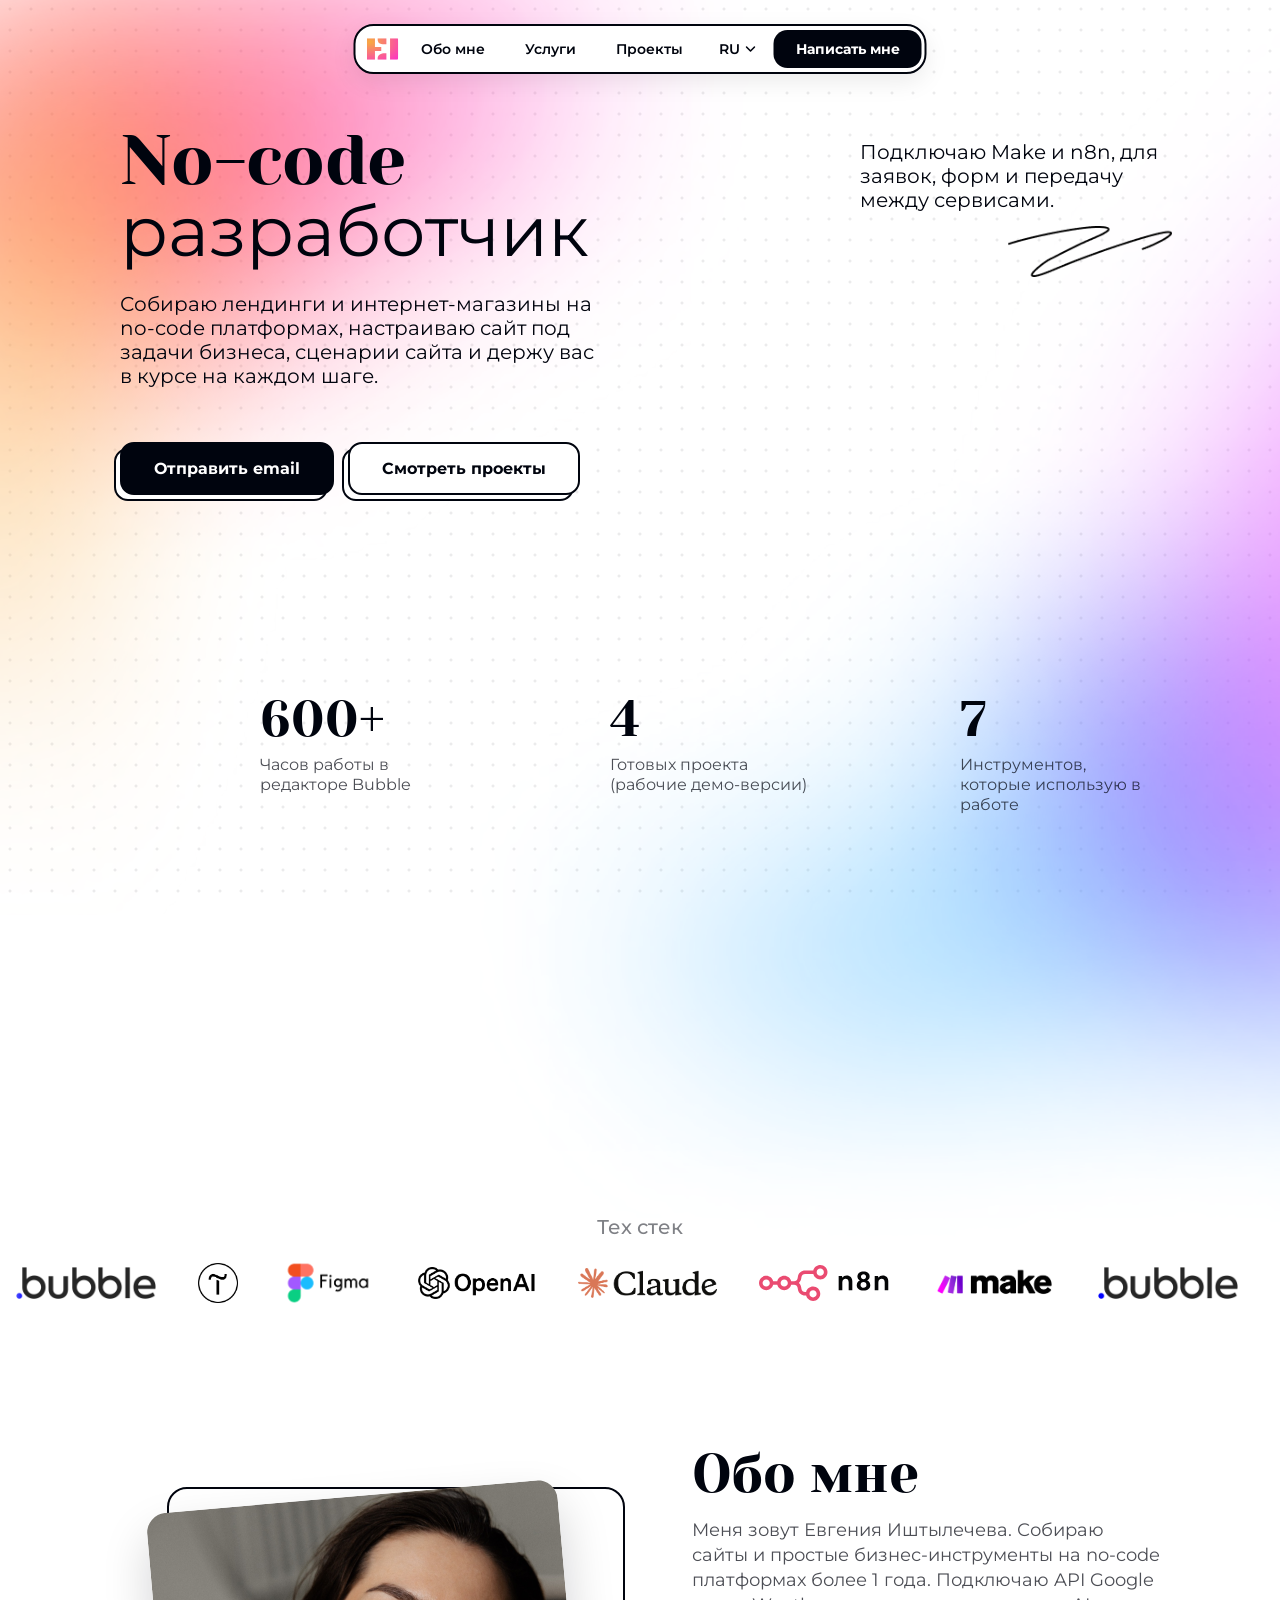
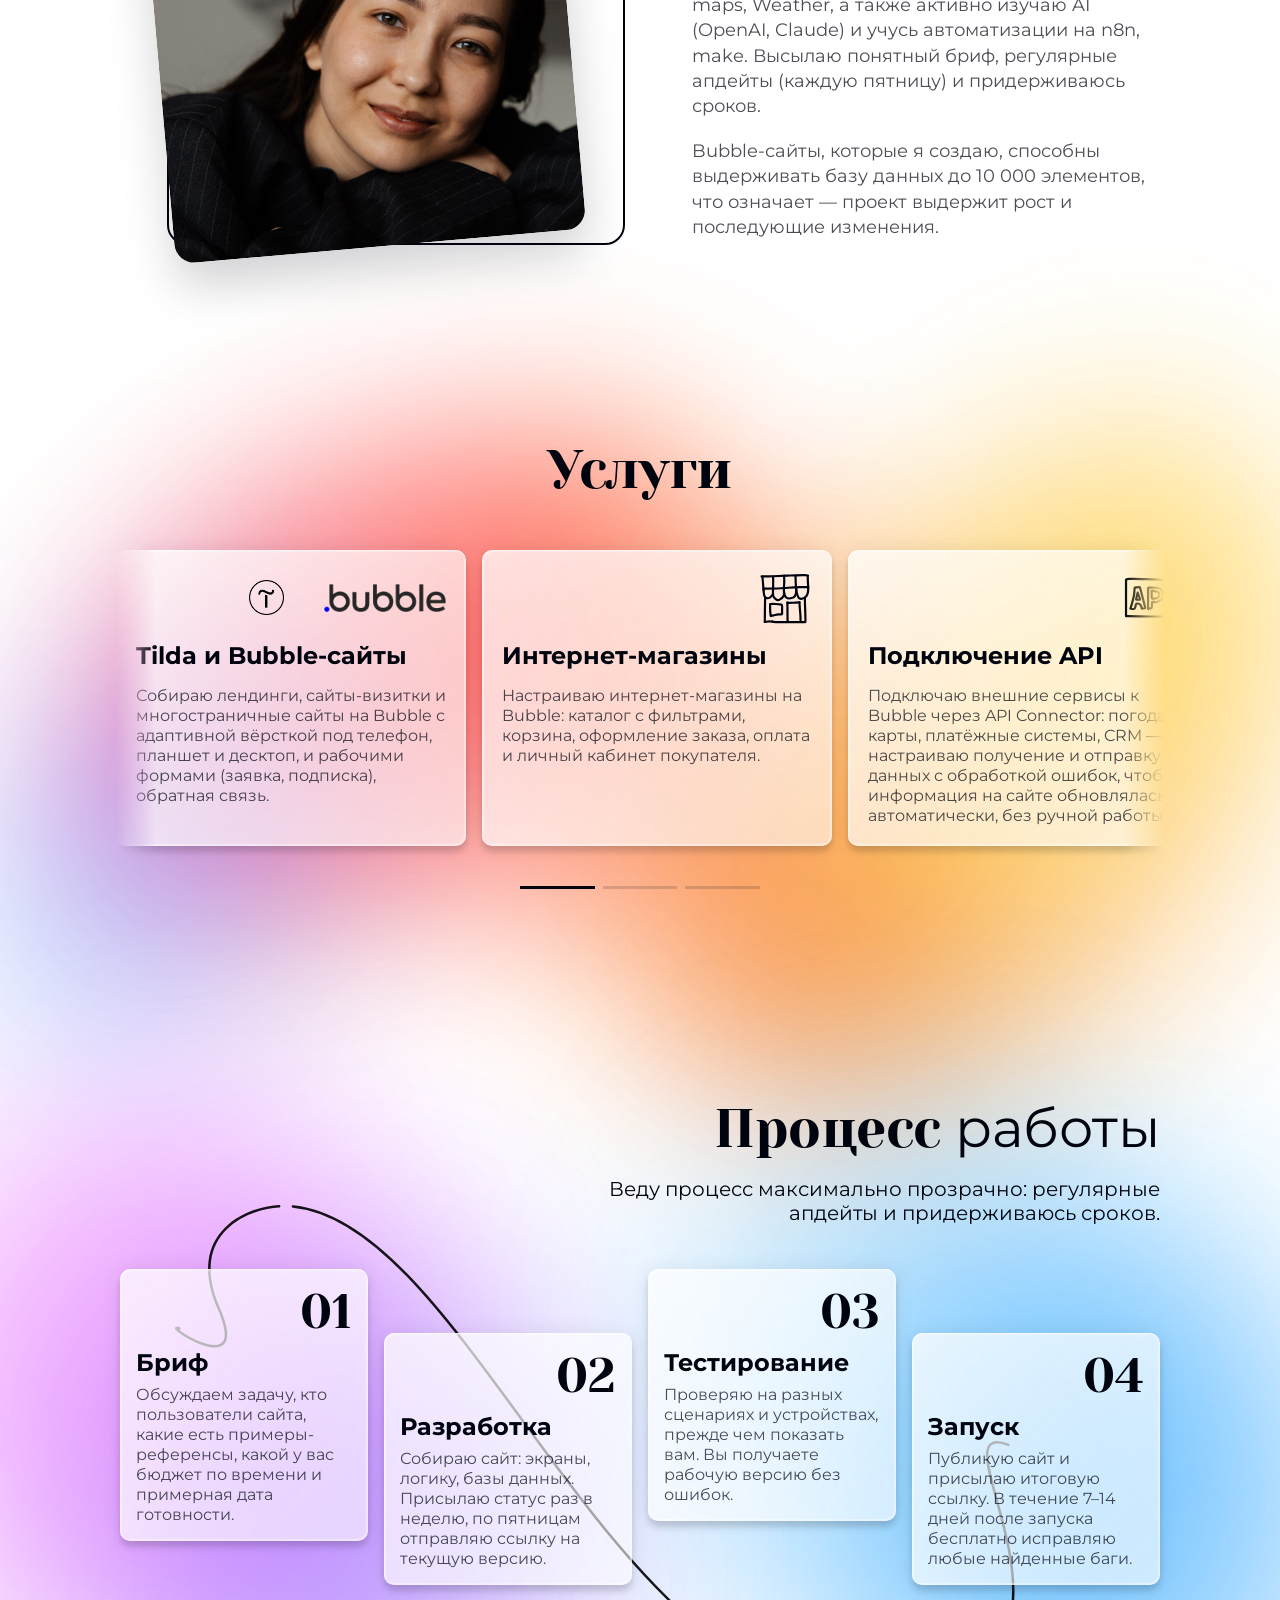
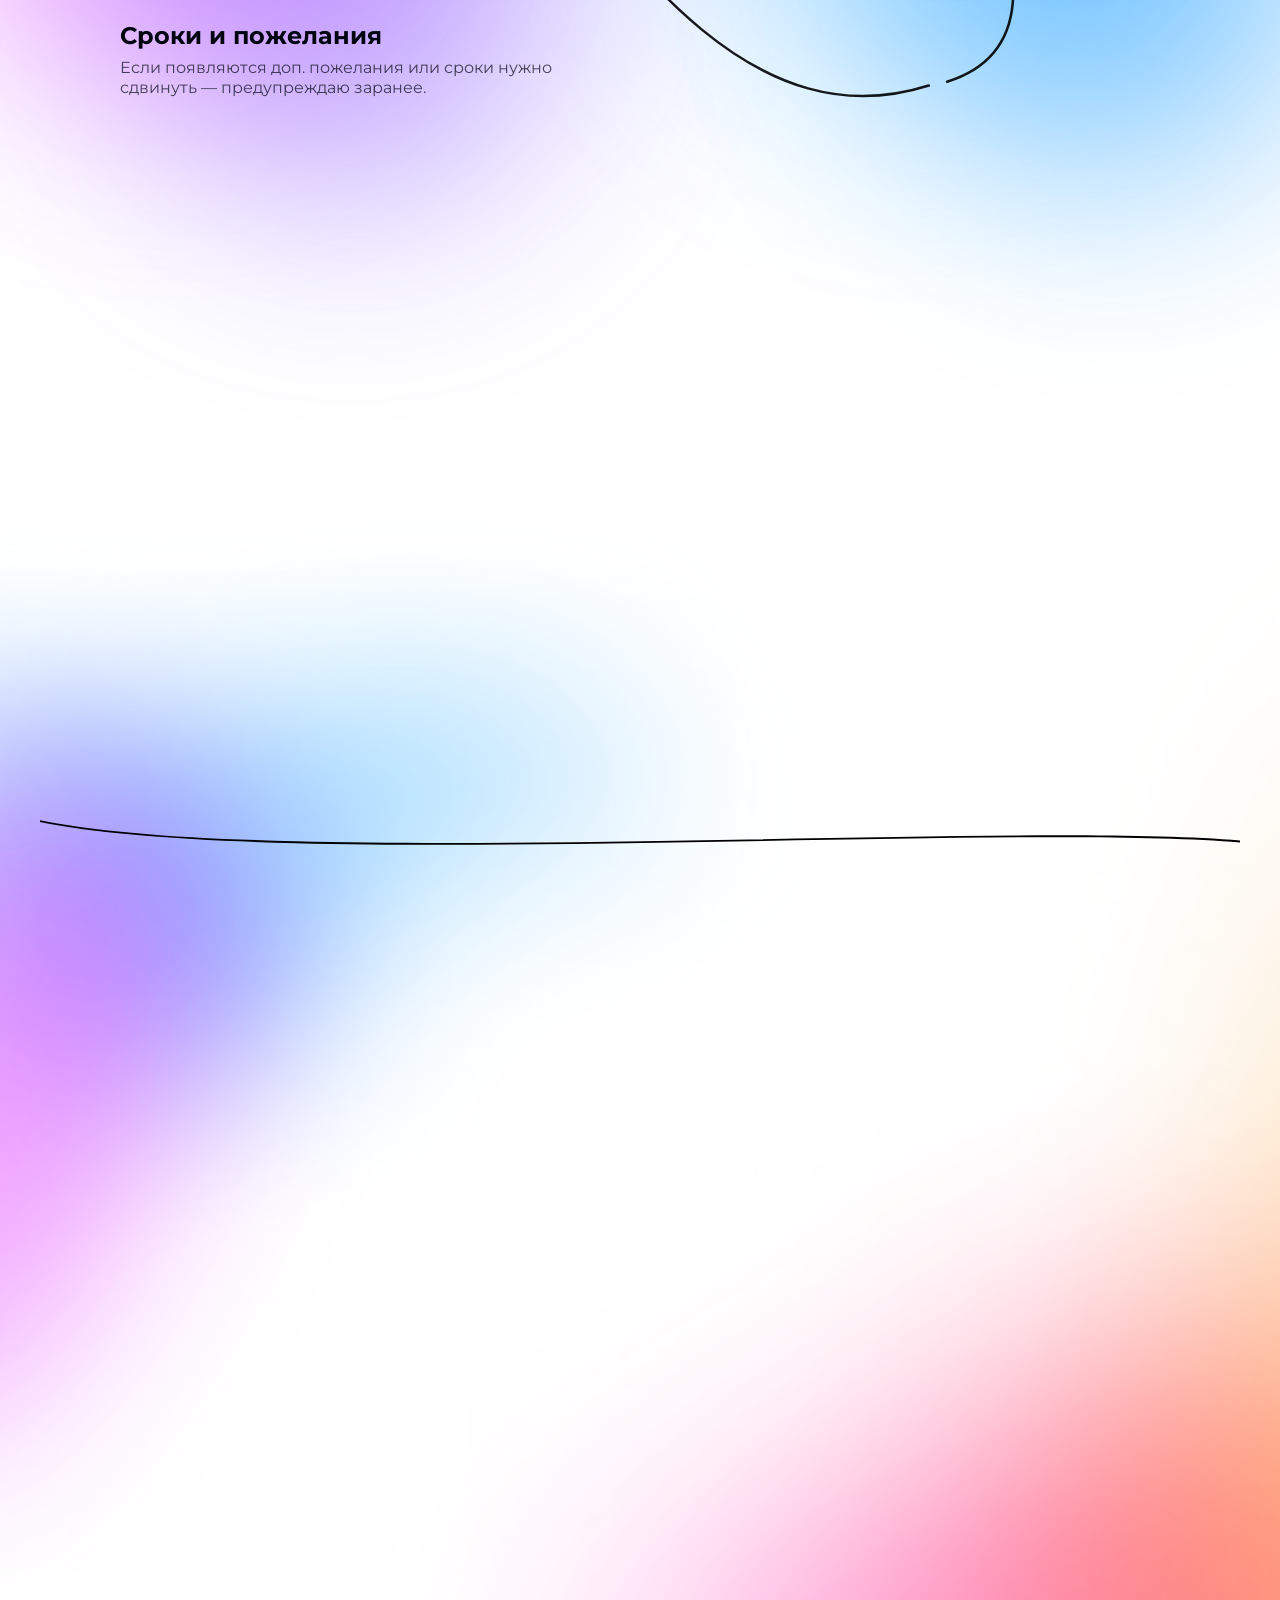
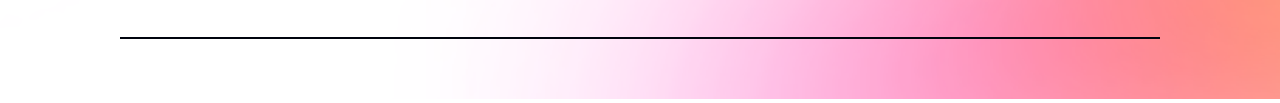
<file: index.html>
<!DOCTYPE html>
<html lang="ru">
<head>
<meta charset="UTF-8">
<meta name="viewport" content="width=device-width, initial-scale=1.0">
<title>No-code Developer — Портфолио</title>
<link rel="preconnect" href="https://fonts.googleapis.com">
<link rel="preconnect" href="https://fonts.gstatic.com" crossorigin>
<link href="https://fonts.googleapis.com/css2?family=Yeseva+One&family=Montserrat:wght@400;500;600;700;800&display=swap" rel="stylesheet">
<link rel="icon" href="assets/favicon/favicon.ico" sizes="any">
<link rel="icon" type="image/png" sizes="32x32" href="assets/favicon/favicon-32x32.png">
<link rel="icon" type="image/png" sizes="16x16" href="assets/favicon/favicon-16x16.png">
<link rel="apple-touch-icon" href="assets/favicon/apple-touch-icon.png">
<link rel="manifest" href="assets/favicon/site.webmanifest">
<link rel="stylesheet" href="css/style.css?v=73">
</head>
<body>

<div class="site-dots" aria-hidden="true"></div>

<header class="site-header">
  <nav class="site-header__inner">
    <a href="index.html" class="site-header__logo" aria-label="На главную"></a>
    <a href="#about" class="site-header__link" data-en="About">Обо мне</a>
    <a href="#services" class="site-header__link" data-en="Services">Услуги</a>
    <a href="#cases" class="site-header__link" data-en="Projects">Проекты</a>
    <div class="site-header__lang">
      <button type="button" class="site-header__lang-btn" id="langToggle" aria-haspopup="true" aria-expanded="false">
        <span id="langCode">RU</span>
        <svg class="site-header__lang-arrow" width="10" height="6" viewBox="0 0 10 6" fill="none" xmlns="http://www.w3.org/2000/svg" aria-hidden="true">
          <path d="M1 1L5 5L9 1" stroke="currentColor" stroke-width="1.6" stroke-linecap="round" stroke-linejoin="round"/>
        </svg>
      </button>
      <div class="site-header__lang-menu" id="langMenu">
        <button type="button" class="site-header__lang-option is-active" data-lang="ru" data-code="RU">Русский</button>
        <button type="button" class="site-header__lang-option" data-lang="en" data-code="EN">English</button>
      </div>
    </div>
    <a href="#contacts" class="site-header__cta js-scroll-center" data-en="Contact Me">Написать мне</a>
  </nav>
</header>

<button type="button" class="mobile-menu-toggle" id="mobileMenuToggle" aria-label="Открыть меню" aria-expanded="false" aria-controls="mobileMenu">
  <span class="mobile-menu-toggle__icon" aria-hidden="true">
    <img src="assets/decor/icon-menu.svg" alt="" class="mobile-menu-toggle__icon-img mobile-menu-toggle__icon-img--menu">
    <img src="assets/decor/icon-close.svg" alt="" class="mobile-menu-toggle__icon-img mobile-menu-toggle__icon-img--close">
  </span>
</button>

<div class="mobile-menu" id="mobileMenu" aria-hidden="true">
  <div class="mobile-menu__inner">
    <a href="index.html" class="mobile-menu__logo" aria-label="На главную"></a>
    <nav class="mobile-menu__nav">
      <a href="#about" class="mobile-menu__link" data-en="About">Обо мне</a>
      <a href="#services" class="mobile-menu__link" data-en="Services">Услуги</a>
      <a href="#cases" class="mobile-menu__link" data-en="Projects">Проекты</a>
      <div class="mobile-menu__card">
        <div class="mobile-menu__card-bg" aria-hidden="true">
          <img src="assets/decor/gradient-hero-1.png" class="mobile-menu__card-gradient mobile-menu__card-gradient--top" alt="">
          <img src="assets/decor/gradient-hero-2.png" class="mobile-menu__card-gradient mobile-menu__card-gradient--bottom" alt="">
        </div>
        <p class="mobile-menu__card-title" data-en-html="Need a website?&lt;br&gt;&lt;span class='mobile-menu__card-title-accent'&gt;Write to me&lt;/span&gt;">Нужен сайт<br><span class="mobile-menu__card-title-accent">Напишите мне</span></p>
        <div class="mobile-menu__email-row">
          <a href="mailto:me@ishtylecheva.ru" class="cta__email-link">me@ishtylecheva.ru</a>
          <span class="copy3d">
            <button type="button" class="cta__copy-btn copy3d__btn" aria-label="Скопировать email" data-copy="me@ishtylecheva.ru">
              <span class="copy3d__back" aria-hidden="true"></span>
              <span class="copy3d__front">
                <svg class="copy3d__icon copy3d__icon--copy" width="30" height="30" viewBox="0 0 100 100" fill="none" xmlns="http://www.w3.org/2000/svg">
                  <path d="M41.499 31.2838C41.499 31.2756 41.499 31.2674 45.532 31.2591C49.5649 31.2507 57.6308 31.2425 64.5588 31.1558C71.4867 31.0691 77.0323 30.9041 80.2408 30.8867C85.2582 30.8595 86.2188 31.2352 86.606 31.3747C86.8009 31.445 86.9241 31.6597 86.9758 40.1591C87.0276 48.6585 86.9866 65.4733 86.9425 74.3123C86.8984 83.1514 86.8524 83.5052 86.7932 83.8944C86.5325 85.6102 86.2346 87.4548 86.1028 88.8065C86.0562 89.2848 85.7817 89.2955 81.5253 89.4634C77.2688 89.6312 68.9698 89.9442 62.6663 90.201C56.3629 90.4578 52.3064 90.6489 49.5526 90.6702C45.4686 90.7017 42.9947 90.278 41.067 90.0767C38.8379 89.844 37.8527 89.4089 37.396 89.2191C37.1825 89.1304 37.056 88.9533 37.0134 88.7111C36.9707 88.4688 37.0285 88.1402 37.2087 79.3329C37.3889 70.5256 37.6898 53.2496 37.873 44.2212C38.0563 35.1929 38.1128 34.9357 38.2114 34.5658C38.6683 32.8514 39.2193 31.7687 40.0701 31.1685C40.3372 31.0445 40.6265 30.9453 40.8776 30.866C41.1287 30.7866 41.3329 30.7301 41.5432 30.6719" stroke="currentColor" stroke-width="6" stroke-linecap="round" stroke-linejoin="round"/>
                  <path d="M68.9619 31.4095C68.9619 31.3949 68.9619 31.3803 68.9752 28.3157C68.9885 25.251 69.015 19.1367 68.989 15.7677C68.9596 11.959 68.7729 11.2705 68.591 10.8635C68.4985 10.6564 68.1628 10.6023 61.2946 10.775C54.4264 10.9476 40.9738 11.3881 33.3131 11.7379C25.6524 12.0878 24.1912 12.3337 22.8088 12.5249C18.0928 13.1773 16.2768 13.3919 16.0481 13.4509C15.8044 13.5138 16.5497 14.0997 16.8558 15.1847C17.0619 15.9152 17.2445 17.0429 17.2425 23.8708C17.2405 30.6988 17.0161 43.2009 16.9764 50.2848C16.9368 57.3688 17.0888 58.6556 17.2256 60.2315C17.5204 63.6298 17.6888 65.6925 18.0751 65.9629C18.7312 66.4222 20.6201 66.2582 23.6403 66.5668C25.4254 66.7493 27.7488 66.6731 30.0544 66.4983C32.3601 66.3236 34.5842 65.973 35.8275 65.7751C37.0708 65.5772 37.266 65.5428 37.467 65.5072" stroke="currentColor" stroke-width="6" stroke-linecap="round" stroke-linejoin="round"/>
                </svg>
                <svg class="copy3d__icon copy3d__icon--check" width="30" height="30" viewBox="0 0 100 100" fill="none" xmlns="http://www.w3.org/2000/svg">
                  <path d="M16.1719 49.6677C16.1719 49.646 16.4997 49.7395 17.9575 50.6841C21.2219 52.7992 24.3247 56.0129 26.8642 58.39C29.008 60.3967 31.5452 62.5879 34.3521 65.4886C37.166 68.3965 39.0213 70.1573 39.6679 70.6216C39.9458 70.8212 40.3242 70.5348 44.3039 65.7073C48.2836 60.8798 55.9049 51.4143 62.2121 44.1616C68.5193 36.9089 73.2814 32.1558 76.5132 28.8443C79.745 25.5329 81.302 23.807 82.7162 21.8091" stroke="currentColor" stroke-width="6" stroke-linecap="round" stroke-linejoin="round"/>
                </svg>
              </span>
            </button>
          </span>
        </div>
      </div>
    </nav>
    <div class="mobile-menu__lang">
      <button type="button" class="mobile-menu__lang-btn is-active" data-lang="ru" data-code="RU">RU</button>
      <button type="button" class="mobile-menu__lang-btn" data-lang="en" data-code="EN">EN</button>
    </div>
  </div>
</div>

<main>

<section class="hero">
  <div class="hero__blobs" aria-hidden="true">
    <img src="assets/decor/gradient-hero-2.png" class="hero__gradient hero__gradient--bl" alt="">
    <img src="assets/decor/gradient-hero-1.png" class="hero__gradient hero__gradient--br" alt="">
  </div>

  <div class="hero__inner">
    <div class="hero__row">

      <div class="hero__main">
        <h1 class="hero__title reveal" style="--d:0s" data-en-html="No-code &lt;span class='hero__title-accent'&gt;developer&lt;/span&gt;">No-code <span class="hero__title-accent">разработчик</span></h1>

        <p class="hero__subtitle reveal" style="--d:.12s" data-en="I build landing pages and online stores on no-code platforms, tailor the site to your business needs and site logic, and keep you updated every step of the way.">
          Собираю лендинги и интернет-магазины на no-code платформах, настраиваю сайт под задачи бизнеса, сценарии сайта и держу вас в курсе на каждом шаге.
        </p>

        <div class="hero__actions reveal" style="--d:.26s">
          <a href="mailto:me@ishtylecheva.ru" class="btn3d btn3d--primary">
            <span class="btn3d__back"></span>
            <span class="btn3d__front" data-en="Send Email">Отправить email</span>
          </a>
          <a href="#cases" class="btn3d btn3d--outline js-scroll-center">
            <span class="btn3d__back"></span>
            <span class="btn3d__front" data-en="View Projects">Смотреть проекты</span>
          </a>
        </div>
      </div>

      <div class="hero__side reveal" style="--d:.18s">
        <p class="hero__side-text" data-en="I connect Make and n8n for form submissions, requests, and data transfer between services.">Подключаю Make и n8n, для заявок, форм и передачу между сервисами.</p>
        <img src="assets/decor/line-hero.png" class="hero__side-line" alt="" aria-hidden="true">
      </div>

    </div>

    <div class="hero__stats">
      <div class="hero__stat reveal" style="--d:.38s">
        <span class="hero__stat-number">600+</span>
        <span class="hero__stat-label" data-en="Hours worked in the Bubble editor">Часов работы в редакторе Bubble</span>
      </div>
      <div class="hero__stat reveal" style="--d:.46s">
        <span class="hero__stat-number">4</span>
        <span class="hero__stat-label" data-en="Completed projects (working demo versions)">Готовых проекта (рабочие демо-версии)</span>
      </div>
      <div class="hero__stat reveal" style="--d:.54s">
        <span class="hero__stat-number">7</span>
        <span class="hero__stat-label" data-en="Tools I use in my work">Инструментов, которые использую в работе</span>
      </div>
    </div>
  </div>
</section>

<section class="tech-stack">
  <span class="tech-stack__kicker" data-en="Tech Stack">Тех стек</span>
  <div class="about__stack-viewport">
    <div class="about__stack-track">
      <div class="about__stack">
        <span class="stack-chip"><img src="assets/decor/logo-bubble.png" alt="Bubble" class="stack-chip__logo stack-chip__logo--bubble"></span>
        <span class="stack-chip"><img src="assets/decor/logo-tilda.png" alt="Tilda" class="stack-chip__logo stack-chip__logo--square"></span>
        <span class="stack-chip"><img src="assets/decor/logo-figma.png" alt="Figma" class="stack-chip__logo stack-chip__logo--figma"></span>
        <span class="stack-chip"><img src="assets/decor/logo-openai.png" alt="OpenAI" class="stack-chip__logo stack-chip__logo--openai"></span>
        <span class="stack-chip"><img src="assets/decor/logo-claude.png" alt="Claude" class="stack-chip__logo stack-chip__logo--claude"></span>
        <span class="stack-chip stack-chip--dark"><img src="assets/decor/logo-n8n.svg" alt="n8n" class="stack-chip__logo stack-chip__logo--n8n"></span>
        <span class="stack-chip"><img src="assets/decor/logo-make.png" alt="Make" class="stack-chip__logo"></span>
      </div>
      <div class="about__stack" aria-hidden="true">
        <span class="stack-chip"><img src="assets/decor/logo-bubble.png" alt="Bubble" class="stack-chip__logo stack-chip__logo--bubble"></span>
        <span class="stack-chip"><img src="assets/decor/logo-tilda.png" alt="Tilda" class="stack-chip__logo stack-chip__logo--square"></span>
        <span class="stack-chip"><img src="assets/decor/logo-figma.png" alt="Figma" class="stack-chip__logo stack-chip__logo--figma"></span>
        <span class="stack-chip"><img src="assets/decor/logo-openai.png" alt="OpenAI" class="stack-chip__logo stack-chip__logo--openai"></span>
        <span class="stack-chip"><img src="assets/decor/logo-claude.png" alt="Claude" class="stack-chip__logo stack-chip__logo--claude"></span>
        <span class="stack-chip stack-chip--dark"><img src="assets/decor/logo-n8n.svg" alt="n8n" class="stack-chip__logo stack-chip__logo--n8n"></span>
        <span class="stack-chip"><img src="assets/decor/logo-make.png" alt="Make" class="stack-chip__logo"></span>
      </div>
    </div>
  </div>
</section>

<section class="about" id="about">
  <div class="about__inner">
    <div class="about__photo-wrap">
      <div class="about__photo-card reveal" style="--d:0s" aria-hidden="true"></div>
      <div class="about__photo reveal" style="--d:.18s">
        <img src="assets/photos/photo-3.jpg" alt="Евгения Иштылечева">
      </div>
    </div>
    <div class="about__content reveal reveal--rise" style="--d:.12s">
      <h2 class="section-title" data-en="About Me">Обо мне</h2>
      <p class="about__text" data-en="My name is Evgeniya Ishtylecheva. I've been building websites and simple business tools on no-code platforms for over a year. I integrate Google Maps and Weather APIs, and I'm actively learning AI (OpenAI, Claude) and automation with n8n and Make. I send a clear brief, regular weekly updates (every Friday), and stick to deadlines.">
        Меня зовут Евгения Иштылечева. Собираю сайты и простые бизнес-инструменты на no-code платформах более 1 года. Подключаю API Google maps, Weather, а также активно изучаю AI (OpenAI, Claude) и учусь автоматизации на n8n, make. Высылаю понятный бриф, регулярные апдейты (каждую пятницу) и придерживаюсь сроков.
      </p>
      <p class="about__text" data-en="The Bubble sites I build can handle a database of up to 10,000 items, meaning your project can withstand growth and future changes.">
        Bubble-сайты, которые я создаю, способны выдерживать базу данных до 10 000 элементов, что означает — проект выдержит рост и последующие изменения.
      </p>
    </div>
  </div>
</section>

<section class="services" id="services">
  <div class="services__inner">
    <div class="services__bg" aria-hidden="true">
      <img src="assets/decor/gradient-services.png" alt="">
    </div>

    <h2 class="section-title reveal" style="--d:0s" data-en="Services">Услуги</h2>

    <div class="services__carousel">
      <div class="services__grid">
        <article class="service-card reveal" style="--d:0s">
          <div class="service-card__icons">
            <span class="service-card__icon" aria-hidden="true">
              <img src="assets/decor/logo-tilda.png" alt="" class="service-card__icon-img service-card__icon-img--tilda">
            </span>
            <span class="service-card__icon" aria-hidden="true">
              <img src="assets/decor/logo-bubble.png" alt="" class="service-card__icon-img">
            </span>
          </div>
          <h3 class="service-card__title" data-en="Tilda &amp; Bubble Websites">Tilda и Bubble-сайты</h3>
          <p class="service-card__text" data-en="I build landing pages, business card sites, and multi-page websites on Bubble with responsive design for mobile, tablet, and desktop, plus working forms (requests, subscriptions) and feedback.">Собираю лендинги, сайты-визитки и многостраничные сайты на Bubble с адаптивной вёрсткой под телефон, планшет и десктоп, и рабочими формами (заявка, подписка), обратная связь.</p>
        </article>

        <article class="service-card reveal" style="--d:.3s">
          <span class="service-card__icon service-card__icon--solo" aria-hidden="true">
            <svg width="55" height="55" viewBox="0 0 100 100" fill="none" xmlns="http://www.w3.org/2000/svg">
              <path d="M87.1242 50.4795C87.1242 50.4876 87.1242 50.4956 87.1303 52.6806C87.1364 54.8655 87.1486 59.2272 87.2092 62.026C87.2699 64.8247 87.3785 65.9285 87.5566 70.7598C87.7347 75.5911 87.979 84.1165 88.0765 88.7167C88.1828 93.7324 88.0152 94.3721 87.828 94.7022C87.7354 94.8653 87.442 94.848 78.5707 94.8796C69.6994 94.9111 52.2065 94.948 42.4391 94.8528C32.6717 94.7577 31.1601 94.5293 30.2256 94.3742C29.2911 94.2192 28.9796 94.1444 28.6963 94.0567C28.413 93.969 28.1673 93.8707 27.793 93.6657" stroke="currentColor" stroke-width="4" stroke-linecap="round" stroke-linejoin="round"/>
              <path d="M27.7918 93.9277C27.4981 93.9088 26.2722 93.7542 24.1457 93.6313C20.0955 93.3971 18.6126 93.7912 16.2701 94.2684C15.8048 94.3699 15.5705 94.4105 15.2633 94.4398C14.956 94.4692 14.5828 94.4862 14.168 94.4784" stroke="currentColor" stroke-width="4" stroke-linecap="round" stroke-linejoin="round"/>
              <path d="M14.168 94.4783C14.168 94.47 14.168 94.4616 14.239 88.0994C14.31 81.7372 14.452 69.0213 14.553 61.4718C14.6541 53.9224 14.71 51.9247 14.7675 49.8665" stroke="currentColor" stroke-width="4" stroke-linecap="round" stroke-linejoin="round"/>
              <path d="M8.30859 11.7485C8.32749 11.7485 8.34639 11.7485 11.3982 11.7288C14.4501 11.7091 20.5343 11.6696 29.2521 11.3521C37.9699 11.0346 49.1368 10.4402 59.9698 10.0466C70.8027 9.65298 80.9632 9.47819 86.3316 9.36592C91.9684 9.20918 91.3436 10.3134 92.5 10" stroke="currentColor" stroke-width="4" stroke-linecap="round" stroke-linejoin="round"/>
              <path d="M92.2894 10.7441C92.2894 10.7269 92.3078 14.353 92.4697 21.0718C92.544 24.1581 92.8813 26.5782 93.0127 29.1321C93.144 31.686 93.1304 34.2978 93.0661 36.1962C92.9643 39.2038 92.5121 41.335 91.9608 43.269C91.0879 46.3311 90.0884 47.4164 87.8897 49.7284C86.5583 51.1283 84.0295 51.7647 81.5965 52.2487C78.5334 52.858 77.2333 51.6473 76.2336 50.9227C74.8955 49.9527 74.3157 47.7648 73.1132 44.2044C72.6525 42.8406 72.1914 40.8923 71.7957 38.9964C71.4001 37.1005 71.143 35.2973 70.8621 31.1011C70.5812 26.9048 70.2841 20.3701 70.1548 16.5657C70.0256 12.7613 70.0731 11.8851 70.1119 11.3275C70.1507 10.7698 70.1793 10.5573 70.3502 10.4688" stroke="currentColor" stroke-width="4" stroke-linecap="round" stroke-linejoin="round"/>
              <path d="M71.4948 34.7715C71.4948 34.8366 71.4764 36.5012 71.1766 39.9332C70.6433 46.0371 69.2256 46.8154 68.5812 47.7399C67.4836 49.3149 63.502 50.7329 58.824 51.7424C56.3148 52.2838 54.9341 51.1672 52.9975 49.9063C51.7844 49.1163 50.3063 45.7682 49.1513 40.432C48.6746 38.2297 48.899 34.6058 48.9747 31.9089C49.0503 29.2121 49.3012 27.505 49.4347 24.0245C49.5681 20.544 49.5764 15.3418 49.3804 9.98193" stroke="currentColor" stroke-width="4" stroke-linecap="round" stroke-linejoin="round"/>
              <path d="M49.0288 42.0966C49.0271 43.2876 48.8553 46.1829 48.1139 47.5355C46.1037 51.2027 41.8487 53.5732 40.4983 54.2841C39.2583 54.9368 37.7196 54.79 36.1018 54.3453C33.8137 53.7165 31.3383 50.45 30.2683 48.9452C29.0386 47.216 28.9823 43.5046 29.0029 40.1405C29.0126 38.5531 29.2146 37.2128 29.298 33.3189C29.3813 29.4251 29.3894 23.0193 29.3842 19.1748C29.3791 15.3302 29.3604 14.2409 29.3254 13.5758C29.2904 12.9107 29.2396 12.7029 29.0566 12.2117" stroke="currentColor" stroke-width="4" stroke-linecap="round" stroke-linejoin="round"/>
              <path d="M28.6975 43.7252C28.6631 43.9858 26.918 46.7157 24.5543 49.3194C22.9311 51.1073 19.5243 51.4795 17.9282 51.2506C16.0242 50.9774 14.7184 49.1119 13.7014 47.773C13.3637 47.1084 13.0888 46.089 12.7331 43.8458C12.5266 42.3065 12.2673 39.9531 11.9219 37.0156" stroke="currentColor" stroke-width="4" stroke-linecap="round" stroke-linejoin="round"/>
              <path d="M11.9216 37.0157C11.9086 36.2636 11.5269 31.8894 11.1173 27.0618C10.9042 24.5509 10.6013 19.935 10.4003 17.3968C10.1435 14.5354 10.0081 13.9026 9.86104 13.3398C9.79178 13.0768 9.73343 12.8598 9.62109 12.5259" stroke="currentColor" stroke-width="4" stroke-linecap="round" stroke-linejoin="round"/>
              <path d="M11.4928 33.8698C11.4855 33.8698 11.4783 33.8698 16.0915 33.8824C20.7046 33.8951 29.9384 33.9203 37.304 33.6559C44.6697 33.3915 49.8875 32.8365 56.5731 32.3156C63.2586 31.7946 71.2538 31.3244 77.4914 31.1402C83.729 30.9559 87.9667 31.0718 90.3314 31.1205C92.6961 31.1692 93.0592 31.1472 93.2465 31.0632" stroke="currentColor" stroke-width="4" stroke-linecap="round" stroke-linejoin="round"/>
              <path d="M55.2734 58.7207C55.2734 58.7285 55.2734 58.7363 55.3133 64.087C55.3532 69.4377 55.4329 80.1312 55.4918 85.7874C55.5507 91.4435 55.5862 91.7384 55.6381 92.2857C55.6899 92.833 55.7568 93.6238 55.8831 94.5515" stroke="currentColor" stroke-width="4" stroke-linecap="round" stroke-linejoin="round"/>
              <path d="M55.4062 59.7025C55.4149 59.6939 55.4235 59.6853 57.1839 59.6766C58.9442 59.6678 62.4561 59.6592 66.1169 59.5503C69.7777 59.4414 73.4811 59.2324 77.2966 59.0171" stroke="currentColor" stroke-width="4" stroke-linecap="round" stroke-linejoin="round"/>
              <path d="M77.2969 59.0171C77.2969 59.2172 77.3163 61.3346 77.639 67.184C77.9422 71.019 78.5285 76.6136 78.85 81.4428C79.1715 86.2719 79.2104 90.1662 79.2505 94.1784" stroke="currentColor" stroke-width="4" stroke-linecap="round" stroke-linejoin="round"/>
              <path d="M23.8086 62.0951C23.8086 62.1757 23.8086 65.7794 23.8529 71.6085C23.8767 74.7417 24.0947 75.9673 24.2011 77.1294C24.396 79.2572 24.6189 81.6824 24.8346 83.252C24.9297 83.9444 28.5851 82.7857 32.8551 81.8359C34.8257 81.3976 36.7653 81.0973 39.7641 80.8139C44.1118 80.403 44.8881 80.8185 45.2784 80.4067C46.2817 79.348 45.4993 77.6941 45.5646 75.104C45.6236 72.7631 45.6215 68.3359 45.5734 65.9639C45.5253 63.5919 45.4022 63.4088 45.2125 63.2853C43.931 62.451 41.2079 62.601 38.7544 62.226C35.8934 61.7887 32.1452 61.373 29.0741 61.3379C27.302 61.4093 26.3428 61.4976 25.4288 61.743C25.2108 61.8267 24.998 61.9253 24.7088 62.0859" stroke="currentColor" stroke-width="4" stroke-linecap="round" stroke-linejoin="round"/>
            </svg>
          </span>
          <h3 class="service-card__title" data-en="Online Stores">Интернет‑магазины</h3>
          <p class="service-card__text" data-en="I set up online stores on Bubble: catalog with filters, cart, checkout, payment, and a customer account.">Настраиваю интернет-магазины на Bubble: каталог с фильтрами, корзина, оформление заказа, оплата и личный кабинет покупателя.</p>
        </article>

        <article class="service-card reveal" style="--d:.6s">
          <span class="service-card__icon service-card__icon--solo" aria-hidden="true">
            <svg width="55" height="55" viewBox="0 0 100 100" fill="none" xmlns="http://www.w3.org/2000/svg">
              <path d="M5.51953 18.0046C5.51953 18.0316 5.51953 18.0585 5.51953 26.1143C5.51953 34.17 5.51953 50.2538 5.51953 60.8513C5.51953 71.4487 5.51953 76.0724 5.51953 78.9535C5.51953 81.8345 5.51953 82.8328 5.51953 84.0046" stroke="currentColor" stroke-width="4" stroke-linecap="round" stroke-linejoin="round"/>
              <path d="M6.51953 84.0046C6.53617 84.0046 6.55281 84.0046 9.09497 84.0122C11.6371 84.0198 16.7043 84.0349 29.37 84.2265C42.0358 84.4181 62.1465 84.7856 73.9748 84.929C85.8031 85.0724 88.7396 84.9805 90.5462 84.9103C92.3529 84.8401 92.9408 84.7944 93.5195 84.1867" stroke="currentColor" stroke-width="4" stroke-linecap="round" stroke-linejoin="round"/>
              <path d="M94.5195 84.0046C94.5195 83.9721 94.5195 81.8467 94.7212 74.1186C94.9229 68.499 95.3262 59.4325 95.466 49.4957C95.6058 39.559 95.4697 29.0267 95.0831 18.0046" stroke="currentColor" stroke-width="4" stroke-linecap="round" stroke-linejoin="round"/>
              <path d="M93.5195 19.0046C93.4882 19.0046 93.4569 19.0046 90.2808 18.9003C87.1047 18.796 80.7849 18.5874 75.8569 18.2724C70.9289 17.9575 67.5843 17.5426 62.2947 17.228C57.0051 16.9134 49.8717 16.7116 41.9591 16.4883C34.0464 16.2649 25.5706 16.0261 20.0184 16.006C14.4662 15.9859 12.0945 16.1919 10.7642 16.3091C9.21718 16.4483 8.64805 16.5372 7.95506 16.6473C7.60781 16.6913 7.2695 16.7114 6.51953 16.7881" stroke="currentColor" stroke-width="4" stroke-linecap="round" stroke-linejoin="round"/>
              <path d="M21.1019 32.8235C21.1019 33.0161 21.0917 35.9076 20.348 43.2255C19.8844 47.7866 18.1577 53.9259 16.9423 58.6115C15.7269 63.2972 14.7971 66.3067 14.2741 67.9574C13.6852 69.8162 13.4843 70.2662 13.5245 70.6765C13.5756 71.198 17.7465 70.9621 19.7823 70.8789C22.3181 70.7752 22.7757 65.0485 23.2824 63.6187C23.7417 62.3229 24.1417 61.6427 24.3893 61.2994C24.9176 60.5668 24.1205 60.6886 28.5 61.2994C33.2169 61.9573 33.2443 67.1945 33.9142 68.7542C34.085 69.1517 34.2866 69.7373 34.5 70C34.7134 70.2627 34.9134 70.1927 35.0979 70.0856C35.9665 69.5811 38.9608 69.5169 39.8566 69.3434C40.0969 69.2969 40.3603 69.2878 40.478 69.162C40.5956 69.0362 40.5619 68.8084 39.0154 62.7762C37.4689 56.7439 34.4106 44.914 32.7793 38.6699C31.0675 32.118 30.8168 31.613 30.544 31.2553C30.4059 31.0744 30.1466 31.0063 29.9205 31.0047C28.9303 30.9978 27.8822 31.3621 24.3893 31.426C23.6218 31.4533 23.3632 31.4897 23.1033 31.5254C22.8435 31.5611 22.5903 31.595 21.9256 31.8075" stroke="currentColor" stroke-width="4" stroke-linecap="round" stroke-linejoin="round"/>
              <path d="M26.7182 41.2581C26.9012 42.4188 28.2418 45.4897 29.3903 48.4962C30.0231 50.1527 30.4269 51.5785 30.7566 52.5995C30.8929 53.0215 31.0068 53.4674 31.022 53.8319C31.0516 54.5426 28.2134 53.7468 24.468 54.0296C23.7834 54.0814 23.8637 53.4474 23.9209 53.0553C24.1607 51.4113 25.3063 47.9365 25.4646 45.7868C25.608 44.7032 26.5821 42.2156 26.6564 41.2017C26.6803 40.769 26.6148 41.8287 26.6545 41.2016" stroke="currentColor" stroke-width="4" stroke-linecap="round" stroke-linejoin="round"/>
              <path d="M45.6765 32.7516C45.6765 32.7925 45.6765 32.8334 45.6656 37.0479C45.6548 41.2624 45.6332 49.6491 45.5971 55.7164C45.5609 61.7837 45.5109 65.2773 45.5208 67.464C45.5307 69.6507 45.6021 70.4245 45.7451 70.7708C45.8881 71.1171 46.1006 71.0124 46.2877 70.8777C47.0282 70.3447 48.141 69.8294 50.2224 69.5108C51.0004 69.3917 51.5439 69.393 51.9426 69.2488C53.0149 68.8608 52.6536 62.5592 52.8851 58.8189C52.9081 58.4463 52.9898 58.203 53.1223 58.0552C53.7122 57.397 55.2158 58.2249 60.0701 58.3722C63.5181 58.4769 67.4266 55.8698 69.6074 54.354C70.2643 53.8974 70.759 53.4968 71.2331 52.9963C71.6523 52.5538 72.003 51.3009 72.388 49.2281C72.8224 46.8888 72.7821 43.6041 72 41C71.0042 37.6844 69.7954 35.9495 69 35C67.6154 33.3471 63.5367 32.5338 60.4753 32.2738C57.8557 32.1522 53.0715 32.0515 50.4958 32.0172C47.9202 31.9829 47.6979 32.0182 47.1347 32.129" stroke="currentColor" stroke-width="4" stroke-linecap="round" stroke-linejoin="round"/>
              <path d="M52.212 39.0661C52.212 39.0806 52.212 39.0951 52.212 41.1964C52.212 43.2976 52.212 47.4852 52.305 49.6738C52.398 51.8624 52.5839 51.9252 53.1602 51.9575C55.9166 52.1122 57.1866 51.827 59.9355 51.3848C62.3542 50.9957 63.8944 50.3395 64.2494 50.085C65.3281 49.3116 65.8668 47.369 65.9951 44.5674C66.0763 42.7939 65.136 41.2456 64.1416 40.2999C62.7332 38.9604 60.6179 39.0591 57.3542 38.3574C56.451 38.194 55.9641 38.1374 55.0523 38.093C54.3631 38.0763 53.2144 38.0716 52 38" stroke="currentColor" stroke-width="4" stroke-linecap="round" stroke-linejoin="round"/>
              <path d="M78.5479 33.0046C78.556 33.0046 78.5641 33.0046 78.5671 37.9414C78.5701 42.8782 78.5677 52.7517 78.5617 58.0909C78.5556 63.4301 78.5459 63.9358 78.5311 65.1179C78.5163 66.3 78.4967 68.1433 78.6066 69.098C78.7165 70.0528 78.9566 70.0633 79.6629 69.9632C82.9569 69.4968 83.7679 69.301 84.4103 69.108C84.6958 69.0222 84.696 68.54 84.8633 64.3842C85.0307 60.2284 85.3134 52.306 85.4375 46.716C85.5615 41.126 85.5183 38.1084 85.4791 36.4358C85.4342 34.5262 85.3066 34.0841 85.0962 33.7259C84.7235 33.4566 84.2554 33.2976 83.2321 33.1943C82.4436 33.1357 81.1085 33.0646 79.9345 33.0146" stroke="currentColor" stroke-width="4" stroke-linecap="round" stroke-linejoin="round"/>
            </svg>
          </span>
          <h3 class="service-card__title" data-en="API Integration">Подключение API</h3>
          <p class="service-card__text" data-en="I connect external services to Bubble via the API Connector — weather, maps, payment systems, CRM — setting up data retrieval and submission with error handling, so information on the site updates automatically without manual work.">Подключаю внешние сервисы к Bubble через API Connector: погода, карты, платёжные системы, CRM — настраиваю получение и отправку данных с обработкой ошибок, чтобы информация на сайте обновлялась автоматически, без ручной работы.</p>
        </article>

        <article class="service-card service-card--dark reveal" style="--d:.9s">
          <div class="service-card__icons">
            <span class="service-card__icon" aria-hidden="true">
              <img src="assets/decor/logo-make-white.svg" alt="" class="service-card__icon-img">
            </span>
            <span class="service-card__icon" aria-hidden="true">
              <img src="assets/decor/logo-n8n-white.svg" alt="" class="service-card__icon-img">
            </span>
          </div>
          <h3 class="service-card__title" data-en="Process Automation">Автоматизация процессов</h3>
          <p class="service-card__text" data-en="I connect services via Make and n8n: setting up automations, linking site requests to Telegram or a CRM, and passing form data into Google Sheets.">Связываю сервисы через Make и n8n: настраиваю автоматизацию, заявки с сайта связываю с Telegram или CRM, данные из форм передаю в Google Таблицы.</p>
        </article>
      </div>
    </div>

    <div class="services__nav">
      <div class="services__dots"></div>
    </div>
  </div>
</section>

<!-- certificates section temporarily hidden until a new certificate is added
<section class="certificates" id="certificates">
  <div class="certificates__inner">
    <h2 class="section-title reveal" style="--d:0s" data-en="Certificates">Сертификаты</h2>
    <p class="certificates__subtitle reveal" style="--d:.1s" data-en="I take courses and update my skills regularly — every new certificate is applied to a project right away.">Прохожу курсы и обновляю навыки, каждый новый сертификат сразу применяю в проекте.</p>

    <div class="cert-card reveal" style="--d:.2s">
      <div class="cert-card__content">
        <h3 class="cert-card__title">Bubble</h3>
        <p class="cert-card__text" data-en="Completed the &quot;No-Code from Scratch&quot; mentorship program (76 academic hours) and passed the final exam.">Прошла менторскую программу «No-Code from Scratch» объёмом 76 академических часов и успешно сдала итоговый экзамен.</p>
        <div class="cert-card__footer">
          <span class="cert-card__issuer">
            <img src="assets/decor/logo-structurale.svg" class="cert-card__issuer-logo" alt="Structurale Institute">
          </span>
          <span>2026</span>
        </div>
      </div>
      <div class="cert-card__image">
        <img src="assets/photos/certificate-bubble.png" alt="Сертификат Bubble, Structurale Institute">
      </div>
    </div>
  </div>
</section>
-->


<section class="process" id="process">
  <div class="process__bg" aria-hidden="true">
    <span></span><span></span><span></span><span></span>
  </div>
  <div class="process__inner">
    <div class="process__header">
      <h2 class="section-title reveal" style="--d:0s" data-en-html="Work &lt;span class='section-title--accent'&gt;Process&lt;/span&gt;">Процесс <span class="section-title--accent">работы</span></h2>
      <p class="process__subtitle reveal" style="--d:.1s" data-en="I keep the process fully transparent: regular updates and strict deadlines.">Веду процесс максимально прозрачно: регулярные апдейты и придерживаюсь сроков.</p>
    </div>

    <div class="process__grid-wrap">
      <img src="assets/decor/line-process.svg" class="process__line" alt="" aria-hidden="true">
      <div class="process__grid">
      <article class="process-card reveal reveal--rise" style="--d:.2s">
        <span class="process-card__number">01</span>
        <h3 class="process-card__title" data-en="Brief">Бриф</h3>
        <p class="process-card__text" data-en="We discuss the task, who the site's users are, any reference examples, your time budget, and an approximate completion date.">Обсуждаем задачу, кто пользователи сайта, какие есть примеры-референсы, какой у вас бюджет по времени и примерная дата готовности.</p>
      </article>

      <article class="process-card reveal reveal--rise" style="--d:.5s">
        <span class="process-card__number">02</span>
        <h3 class="process-card__title" data-en="Development">Разработка</h3>
        <p class="process-card__text" data-en="I build the site: screens, logic, databases. I send a status update once a week, with a link to the current version every Friday.">Собираю сайт: экраны, логику, базы данных. Присылаю статус раз в неделю, по пятницам отправляю ссылку на текущую версию.</p>
      </article>

      <article class="process-card reveal reveal--rise" style="--d:.8s">
        <span class="process-card__number">03</span>
        <h3 class="process-card__title" data-en="Testing">Тестирование</h3>
        <p class="process-card__text" data-en="I test across different scenarios and devices before showing it to you. You receive a working version free of errors.">Проверяю на разных сценариях и устройствах, прежде чем показать вам. Вы получаете рабочую версию без ошибок.</p>
      </article>

      <article class="process-card reveal reveal--rise" style="--d:1.1s">
        <span class="process-card__number">04</span>
        <h3 class="process-card__title" data-en="Launch">Запуск</h3>
        <p class="process-card__text" data-en="I publish the site and send the final link. For 7–14 days after launch, I fix any bugs found free of charge.">Публикую сайт и присылаю итоговую ссылку. В течение 7–14 дней после запуска бесплатно исправляю любые найденные баги.</p>
      </article>
      </div>
    </div>

    <div class="process__note reveal" style="--d:1.3s">
      <h3 class="process__note-title" data-en="Timeline &amp; Requests">Сроки и пожелания</h3>
      <p class="process__note-text" data-en="If additional requests come up or deadlines need to shift, I'll let you know in advance.">Если появляются доп. пожелания или сроки нужно сдвинуть — предупреждаю заранее.</p>
    </div>
  </div>
</section>

<section class="projects" id="cases">
  <div class="projects__inner">
    <div class="projects__visual reveal" style="--d:0s">
      <div class="projects__cards" id="projectsCards">
        <div class="projects__card projects__card--0" data-i="0">
          <a class="projects__card-surface" href="project-2.html">
            <span class="projects__card-tags">
              <span class="project-tag">Bubble</span>
              <span class="project-tag">E-commerce</span>
              <span class="project-tag">Google Maps API</span>
            </span>
            <span class="projects__card-label">Smorodina</span>
          </a>
        </div>
        <div class="projects__card projects__card--1" data-i="1">
          <a class="projects__card-surface" href="project-1.html">
            <span class="projects__card-tags">
              <span class="project-tag">Bubble</span>
              <span class="project-tag">Coinbase API</span>
            </span>
            <span class="projects__card-label">CoinConvert</span>
          </a>
        </div>
        <div class="projects__card projects__card--2" data-i="2">
          <div class="projects__card-surface">
            <img src="assets/decor/logo-n8n.svg" alt="n8n" class="projects__card-logo">
            <span class="projects__card-num" data-en="Project in progress">Проект в процессе</span>
            <span class="projects__card-label" data-en="Automation via n8n">Автоматизация через n8n</span>
          </div>
        </div>
      </div>

      <div class="projects__progress" id="projectsProgress">
        <button type="button" class="projects__seg" data-i="0" aria-label="Кейс 01"></button>
        <button type="button" class="projects__seg" data-i="1" aria-label="Кейс 02"></button>
        <button type="button" class="projects__seg" data-i="2" aria-label="Кейс 03"></button>
      </div>
    </div>

    <div class="projects__content reveal" style="--d:.14s">
      <h2 class="section-title" data-en-html="My&lt;br class='projects__title-break'&gt; &lt;span class='section-title--accent'&gt;Projects&lt;/span&gt;">Мои<br class="projects__title-break"> <span class="section-title--accent">проекты</span></h2>
      <p class="projects__text projects__text--desktop" data-en="Scroll with your mouse wheel or use the dots below to browse the case studies.">Листайте колесом мыши или точками снизу, чтобы посмотреть кейсы.</p>
      <p class="projects__text projects__text--mobile" data-en="Swipe the cards or tap the line below to browse the case studies.">Свайпайте карточки в стороны или нажимайте на линию снизу, чтобы посмотреть кейсы.</p>
    </div>
  </div>
</section>

<section class="cta" id="contacts">
  <picture>
    <source media="(max-width: 639px)" srcset="assets/decor/line-footer-mobile.svg">
    <img src="assets/decor/line-footer.svg" class="cta__line" alt="" aria-hidden="true">
  </picture>
  <div class="cta__bg" aria-hidden="true">
    <img src="assets/decor/gradient-hero-2.png" class="cta__gradient cta__gradient--top" alt="">
    <div class="cta__gradient-bottom-wrap">
      <img src="assets/decor/gradient-hero-1.png" class="cta__gradient cta__gradient--bottom" alt="">
    </div>
  </div>

  <div class="cta__inner">
    <div class="cta__content reveal" style="--d:0s">
      <h2 class="cta__title" data-en-html="Need a website or &lt;span class='section-title--accent'&gt;online store?&lt;/span&gt;">Нужен сайт или <span class="section-title--accent">интернет‑магазин?</span></h2>
      <p class="cta__text" data-en="I respond within 24 hours. Send me your brief or project details, and I'll clarify the specifics and give you an estimate of how long the site will take to build.">Отвечаю в течение 24 часов. Присылайте бриф или информацию о проекте, и я уточню детали и скажу, сколько предварительно времени займёт создание сайта.</p>
      <div class="cta__actions">
        <a href="mailto:me@ishtylecheva.ru" class="btn3d btn3d--primary cta__btn">
          <span class="btn3d__back"></span>
          <span class="btn3d__front" data-en="Send Email">Отправить email</span>
        </a>
        <div class="cta__email-row">
          <a href="mailto:me@ishtylecheva.ru" class="cta__email-link">me@ishtylecheva.ru</a>
          <span class="copy3d">
            <button type="button" class="cta__copy-btn copy3d__btn" aria-label="Скопировать email" data-copy="me@ishtylecheva.ru">
              <span class="copy3d__back" aria-hidden="true"></span>
              <span class="copy3d__front">
                <svg class="copy3d__icon copy3d__icon--copy" width="30" height="30" viewBox="0 0 100 100" fill="none" xmlns="http://www.w3.org/2000/svg">
                  <path d="M41.499 31.2838C41.499 31.2756 41.499 31.2674 45.532 31.2591C49.5649 31.2507 57.6308 31.2425 64.5588 31.1558C71.4867 31.0691 77.0323 30.9041 80.2408 30.8867C85.2582 30.8595 86.2188 31.2352 86.606 31.3747C86.8009 31.445 86.9241 31.6597 86.9758 40.1591C87.0276 48.6585 86.9866 65.4733 86.9425 74.3123C86.8984 83.1514 86.8524 83.5052 86.7932 83.8944C86.5325 85.6102 86.2346 87.4548 86.1028 88.8065C86.0562 89.2848 85.7817 89.2955 81.5253 89.4634C77.2688 89.6312 68.9698 89.9442 62.6663 90.201C56.3629 90.4578 52.3064 90.6489 49.5526 90.6702C45.4686 90.7017 42.9947 90.278 41.067 90.0767C38.8379 89.844 37.8527 89.4089 37.396 89.2191C37.1825 89.1304 37.056 88.9533 37.0134 88.7111C36.9707 88.4688 37.0285 88.1402 37.2087 79.3329C37.3889 70.5256 37.6898 53.2496 37.873 44.2212C38.0563 35.1929 38.1128 34.9357 38.2114 34.5658C38.6683 32.8514 39.2193 31.7687 40.0701 31.1685C40.3372 31.0445 40.6265 30.9453 40.8776 30.866C41.1287 30.7866 41.3329 30.7301 41.5432 30.6719" stroke="currentColor" stroke-width="6" stroke-linecap="round" stroke-linejoin="round"/>
                  <path d="M68.9619 31.4095C68.9619 31.3949 68.9619 31.3803 68.9752 28.3157C68.9885 25.251 69.015 19.1367 68.989 15.7677C68.9596 11.959 68.7729 11.2705 68.591 10.8635C68.4985 10.6564 68.1628 10.6023 61.2946 10.775C54.4264 10.9476 40.9738 11.3881 33.3131 11.7379C25.6524 12.0878 24.1912 12.3337 22.8088 12.5249C18.0928 13.1773 16.2768 13.3919 16.0481 13.4509C15.8044 13.5138 16.5497 14.0997 16.8558 15.1847C17.0619 15.9152 17.2445 17.0429 17.2425 23.8708C17.2405 30.6988 17.0161 43.2009 16.9764 50.2848C16.9368 57.3688 17.0888 58.6556 17.2256 60.2315C17.5204 63.6298 17.6888 65.6925 18.0751 65.9629C18.7312 66.4222 20.6201 66.2582 23.6403 66.5668C25.4254 66.7493 27.7488 66.6731 30.0544 66.4983C32.3601 66.3236 34.5842 65.973 35.8275 65.7751C37.0708 65.5772 37.266 65.5428 37.467 65.5072" stroke="currentColor" stroke-width="6" stroke-linecap="round" stroke-linejoin="round"/>
                </svg>
                <svg class="copy3d__icon copy3d__icon--check" width="30" height="30" viewBox="0 0 100 100" fill="none" xmlns="http://www.w3.org/2000/svg">
                  <path d="M16.1719 49.6677C16.1719 49.646 16.4997 49.7395 17.9575 50.6841C21.2219 52.7992 24.3247 56.0129 26.8642 58.39C29.008 60.3967 31.5452 62.5879 34.3521 65.4886C37.166 68.3965 39.0213 70.1573 39.6679 70.6216C39.9458 70.8212 40.3242 70.5348 44.3039 65.7073C48.2836 60.8798 55.9049 51.4143 62.2121 44.1616C68.5193 36.9089 73.2814 32.1558 76.5132 28.8443C79.745 25.5329 81.302 23.807 82.7162 21.8091" stroke="currentColor" stroke-width="6" stroke-linecap="round" stroke-linejoin="round"/>
                </svg>
              </span>
            </button>
          </span>
        </div>
      </div>
      <div class="cta__socials">
        <a href="https://t.me/e_ishty" target="_blank" rel="noopener" class="social-circle" aria-label="Telegram">
          <svg width="30" height="30" viewBox="0 0 100 100" fill="none" xmlns="http://www.w3.org/2000/svg">
            <path d="M16.5216 43.4109L12 45.5C12 45.5 6.85486 47.5024 6.0013 48.5C5.83851 48.6903 5.77318 49.1016 6.01274 49.2204C7.06854 49.7443 19.5 54.1156 20.5 54.5578C21.5 55 27.9867 56.9551 28.5421 56.5273C29.1549 56.0552 30.0319 55.3158 31.1139 54.5578C32.9751 53.254 35.2906 51.488 37.3722 50.294C38.5993 49.5902 42.5143 46.7644 47.3735 43.4272C49.7276 41.8104 51.7412 40.2707 59.0832 36.4357C63.7647 33.9904 68.932 30.2148 68.296 31.6567C68.141 32.008 67.0496 33.4904 64.1078 36.2874C61.7551 38.5245 59.7228 40.308 55.7787 44.2078C52.4331 47.5158 46.5813 53.4256 43.1003 56.8031C38.655 61.1163 37.194 62.401 37.4454 62.9778C37.6955 63.5515 38.1271 64.0609 38.6141 64.4672C39.8799 65.5231 42.2354 67.011 47.4879 71.0933C50.0005 73.0461 53.4857 75.0572 56.9603 77.5843C61.2988 80.7398 67.0774 88.5544 69.3275 86.3745C69.7598 85.9557 70.2721 84.555 70.8839 81.0934C71.308 78.6935 71.8492 75.0459 73.4576 67.2806C75.0661 59.5153 77.663 47.9818 79.5525 40.4572C81.442 32.9327 82.5333 29.4994 83.4272 27.2262C84.7786 23.7898 85.3901 21.7206 85.2444 20.058C85.1209 18.6493 84.9774 17.3166 84.2465 17.1196C83.6153 16.9495 80.8671 17.2582 77.0911 17.992C75.0354 18.3916 69.5994 20.103 62.4611 22.7161C59.6253 23.7542 56.9587 24.4739 53.5052 25.9203C50.25 27.2835 47.1516 28.6188 42.7377 30.4073C38.6488 32.0641 34.1258 34.4465 29.0722 36.9781C22.9565 40.0417 19.0512 42.2422 16.5216 43.4109Z" stroke="currentColor" stroke-width="6" stroke-linecap="round" stroke-linejoin="round"/>
          </svg>
        </a>
        <a href="https://www.linkedin.com/in/evgenia-ishtylecheva-2a24bb366/" target="_blank" rel="noopener" class="social-circle" aria-label="LinkedIn">
          <svg width="30" height="30" viewBox="0 0 100 100" fill="none" xmlns="http://www.w3.org/2000/svg">
            <path d="M15.7689 31.7464C15.7689 31.7639 15.7689 31.7813 15.613 39.8722C15.4571 47.963 15.1453 64.1266 15.0242 73.2182C14.9032 82.3097 14.9822 83.8395 15.0433 84.7464C15.1044 85.6534 15.1452 85.8912 15.4095 86.1981C16.0722 86.9675 16.8481 87.4321 17.2909 87.7078C19.3132 88.9666 23.8749 86.9455 26.2312 86.9053C26.7007 86.8973 27.0093 87.0489 27.1952 86.9663C27.3811 86.8837 27.4335 86.611 27.5656 82.5125C27.6978 78.414 27.908 70.498 27.952 62.271C27.9959 54.044 27.8671 45.7458 27.8171 40.5041C27.767 35.2625 27.7997 33.3288 26.1062 32.3206C20.9922 31.2884 17.1949 31.2213 16.5927 31.1547C16.2638 31.1306 15.8873 31.1259 15.5166 31.1201" stroke="currentColor" stroke-width="6" stroke-linecap="round" stroke-linejoin="round"/>
            <path d="M15.3985 21.1183C17.911 21.1378 23.5035 21.015 25.8421 19.9132C26.5558 19.577 26.8963 19.0471 27.2861 18.1826C28.5146 15.4587 27.7928 12.7837 27.2567 11.5619C26.6727 10.2312 25.4289 9.56846 23.5214 8.63338C21.3164 7.55249 17.3098 8.40724 15.7055 9.11092C14.5745 9.60703 14.3472 11.0439 14.0613 13.0498C13.6344 16.0441 14.6796 17.7353 15.1356 18.6256C15.2651 18.8268 15.4138 19.0155 15.5651 19.2052C15.7164 19.3948 15.8657 19.5796 16.3177 19.9569" stroke="currentColor" stroke-width="6" stroke-linecap="round" stroke-linejoin="round"/>
            <path d="M39.7553 28.5648C39.7553 28.5734 39.7553 28.5819 39.7553 33.102C39.7553 37.622 39.7553 46.6533 39.5723 54.6132C39.3894 62.5731 39.0235 69.1881 38.9683 74.3888C38.9131 79.5895 39.1797 83.1754 39.4315 85.0765C39.6834 86.9776 39.9125 87.0852 40.452 87.1507C43.2002 87.4842 45.2491 87.6122 48.0795 87.7245C48.6487 87.747 48.8861 87.7856 49.0729 87.7068C49.2598 87.628 49.3889 87.4293 50.0292 82.088C50.6695 76.7467 51.817 66.2686 52.6654 59.9078C53.7756 51.5841 54.6673 49.357 54.906 48.7962C55.4095 47.6135 56.5467 46.4295 58.027 45.2048C60.1388 43.4576 63.051 43.6103 64.7295 43.9147C67.5971 44.4346 70.6154 48.4115 71.516 50.8075C72.1131 52.3961 72.6838 55.4612 73.2183 61.9615C73.7527 68.4619 74.0669 78.3573 74.3038 83.3632C74.5408 88.3692 74.6908 88.1858 75.6337 88.0882C80.3023 87.6046 81.6957 88.0497 83.0565 87.7388C83.6072 87.613 83.5485 86.8025 83.8479 84.1611C84.1473 81.5197 84.7232 76.8805 85.1544 69.8965C85.5856 62.9124 85.8546 53.7241 85.9496 48.7744C86.0528 43.393 85.4392 41.6519 84.6669 39.4272C83.853 37.0826 82.3022 35.4469 79.4686 33.1154C77.6967 31.6574 75.5222 30.7725 73.7752 30.0662C72.4223 29.5191 68.5608 29.4705 63.531 29.3782C59.6464 29.3069 56.3794 30.6175 54.8837 31.6247C51.3944 33.9745 50.0841 37.5311 49.2139 39.3617C49.0919 39.6184 48.9587 39.829 48.8716 39.1485C48.2999 34.6822 49.3523 32.7748 49.4712 31.0693C49.6388 28.6634 49.5796 26.8371 49.5316 26.4593C49.4256 25.6255 47.2027 26.5598 44.5063 26.8138C42.7393 26.9998 41.4705 27.277 40.819 27.4853C40.5198 27.5834 40.2846 27.6659 39.978 27.8102" stroke="currentColor" stroke-width="6" stroke-linecap="round" stroke-linejoin="round"/>
          </svg>
        </a>
      </div>
    </div>
    <div class="cta__photo-wrap">
      <div class="cta__photo-card reveal" style="--d:0s" aria-hidden="true"></div>
      <div class="cta__photo reveal" style="--d:.18s">
        <img src="assets/photos/photo-1-web.jpg" alt="Евгения Иштылечева">
      </div>
    </div>
  </div>

  <footer class="site-footer">
    <div class="site-footer__inner">
      <p class="site-footer__text reveal" style="--d:0s"><span data-en="Evgeniya Ishtylecheva © ">Евгения Иштылечева © </span><span id="footerYear"></span></p>
      <p class="site-footer__text site-footer__credit reveal" style="--d:.1s">
        Developed by
        <a href="https://marina-ux.netlify.app/" target="_blank" rel="noopener" class="site-footer__link">Marina Medvetskaia</a>
      </p>
    </div>
  </footer>
</section>

</main>

<script>
document.getElementById('footerYear').textContent = new Date().getFullYear();

(function () {
  var toggle = document.getElementById('langToggle');
  var menu = document.getElementById('langMenu');
  var code = document.getElementById('langCode');
  if (!toggle || !menu) return;

  function closeMenu() {
    menu.classList.remove('is-open');
    toggle.setAttribute('aria-expanded', 'false');
  }

  toggle.addEventListener('click', function (e) {
    e.stopPropagation();
    var isOpen = menu.classList.toggle('is-open');
    toggle.setAttribute('aria-expanded', isOpen ? 'true' : 'false');
  });

  menu.querySelectorAll('.site-header__lang-option').forEach(function (option) {
    option.addEventListener('click', function () {
      menu.querySelectorAll('.site-header__lang-option').forEach(function (o) {
        o.classList.remove('is-active');
      });
      option.classList.add('is-active');
      code.textContent = option.getAttribute('data-code');
      window.applyLang(option.getAttribute('data-lang'));
      closeMenu();
    });
  });

  document.addEventListener('click', function (e) {
    if (!menu.contains(e.target) && e.target !== toggle) closeMenu();
  });
})();

(function () {
  var toggle = document.getElementById('mobileMenuToggle');
  var menu = document.getElementById('mobileMenu');
  if (!toggle || !menu) return;

  function setOpen(isOpen) {
    toggle.classList.toggle('is-open', isOpen);
    menu.classList.toggle('is-open', isOpen);
    toggle.setAttribute('aria-expanded', isOpen ? 'true' : 'false');
    menu.setAttribute('aria-hidden', isOpen ? 'false' : 'true');
    document.body.classList.toggle('mobile-menu-open', isOpen);
  }

  toggle.addEventListener('click', function () {
    setOpen(!toggle.classList.contains('is-open'));
  });

  menu.querySelectorAll('.mobile-menu__link').forEach(function (link) {
    link.addEventListener('click', function () { setOpen(false); });
  });

  menu.querySelectorAll('.mobile-menu__lang-btn').forEach(function (btn) {
    btn.addEventListener('click', function () {
      menu.querySelectorAll('.mobile-menu__lang-btn').forEach(function (b) { b.classList.remove('is-active'); });
      btn.classList.add('is-active');

      var desktopCode = document.getElementById('langCode');
      if (desktopCode) desktopCode.textContent = btn.getAttribute('data-code');

      var desktopMenu = document.getElementById('langMenu');
      if (desktopMenu) {
        desktopMenu.querySelectorAll('.site-header__lang-option').forEach(function (o) {
          o.classList.toggle('is-active', o.getAttribute('data-lang') === btn.getAttribute('data-lang'));
        });
      }

      window.applyLang(btn.getAttribute('data-lang'));
    });
  });
})();

(function () {
  window.applyLang = function (lang, skipSave) {
    document.documentElement.lang = lang === 'en' ? 'en' : 'ru';
    document.querySelectorAll('[data-en], [data-en-html]').forEach(function (el) {
      var isHtml = el.hasAttribute('data-en-html');
      if (el.dataset.ruCached === undefined) {
        el.dataset.ruCached = isHtml ? el.innerHTML : el.textContent;
      }
      if (lang === 'en') {
        if (isHtml) el.innerHTML = el.getAttribute('data-en-html');
        else el.textContent = el.getAttribute('data-en');
      } else {
        if (isHtml) el.innerHTML = el.dataset.ruCached;
        else el.textContent = el.dataset.ruCached;
      }
    });
    if (!skipSave) {
      try { localStorage.setItem('siteLang', lang); } catch (e) {}
    }

    var code = lang === 'en' ? 'EN' : 'RU';
    var desktopCode = document.getElementById('langCode');
    if (desktopCode) desktopCode.textContent = code;
    document.querySelectorAll('.site-header__lang-option').forEach(function (o) {
      o.classList.toggle('is-active', o.getAttribute('data-lang') === lang);
    });
    document.querySelectorAll('.mobile-menu__lang-btn').forEach(function (b) {
      b.classList.toggle('is-active', b.getAttribute('data-lang') === lang);
    });
  };

  try {
    var savedLang = localStorage.getItem('siteLang');
    if (savedLang === 'en') window.applyLang('en', true);
  } catch (e) {}
})();

(function () {
  var links = document.querySelectorAll('.site-header__link, .js-scroll-center');

  links.forEach(function (link) {
    link.addEventListener('click', function (e) {
      var hash = link.getAttribute('href');
      if (!hash || hash.charAt(0) !== '#') return;
      var target = document.querySelector(hash);
      if (!target) return;

      e.preventDefault();

      var rect = target.getBoundingClientRect();
      var sectionHeight = rect.height;
      var viewportHeight = window.innerHeight;
      var docTop = rect.top + window.pageYOffset;
      var destination = docTop + sectionHeight / 2 - viewportHeight / 2;

      window.scrollTo({ top: Math.max(0, destination), behavior: 'smooth' });
    });
  });
})();

(function () {
  var N = 3;
  var cardsEl = document.getElementById('projectsCards');
  if (!cardsEl) return;

  var visual = document.querySelector('.projects__visual');
  var cards = Array.prototype.slice.call(document.querySelectorAll('.projects__card'));
  var segs = Array.prototype.slice.call(document.querySelectorAll('.projects__seg'));
  var reduced = window.matchMedia('(prefers-reduced-motion: reduce)').matches;

  var progress = 0;
  var target = 0;

  var OFFSETS = [0, 0.34, 0.60, 0.80];
  var SCALES  = [1, 0.90, 0.81, 0.73];

  function easeOutCubic(t) { return 1 - Math.pow(1 - t, 3); }

  function maxVisibleDepth() {
    var w = window.innerWidth;
    if (w <= 639) return 0;
    if (w <= 1023) return 1;
    return 3;
  }

  function isPeek() {
    return window.innerWidth <= 1023;
  }

  function wrapSigned(x, n) {
    x = x % n;
    if (x > n / 2) x -= n;
    if (x <= -n / 2) x += n;
    return x;
  }

  function renderPeek(p) {
    var activeIndex = ((Math.round(p) % N) + N) % N;
    var w = cardsEl.offsetWidth;

    cards.forEach(function (card) {
      var i = parseInt(card.dataset.i, 10);
      var delta = wrapSigned(i - p, N);
      var ad = Math.abs(delta);

      var scale = (ad <= 1 ? (1 - 0.30 * ad) : Math.max(0.55, 0.70 - 0.20 * (ad - 1))) * 0.75;
      var offsetXfrac = delta * 0.66;
      var z = Math.round(50 - ad * 10);

      // pull the side cards 50px closer to the center so they visibly
      // overlap the active card again, ramped in smoothly toward |delta|=1
      // so the active card itself (delta 0) is untouched
      var px = offsetXfrac * w - Math.sign(delta) * Math.min(ad, 1) * 50;
      card.style.transform = 'translateX(' + px + 'px) scale(' + scale + ')';
      card.style.opacity = 1;
      card.style.setProperty('--dim', 0);
      card.style.zIndex = z;
      card.style.pointerEvents = '';
    });

    segs.forEach(function (seg) {
      var i = parseInt(seg.dataset.i, 10);
      seg.classList.toggle('is-active', i === activeIndex);
    });
  }

  function renderCascade(p) {
    var activeIndex = ((Math.floor(p) % N) + N) % N;
    var w = cardsEl.offsetWidth;
    var maxD = maxVisibleDepth();

    cards.forEach(function (card) {
      var i = parseInt(card.dataset.i, 10);
      var wrapped = ((p - i) % N + N) % N;
      var scale, opacity, offsetXfrac, z;

      if (wrapped < 1) {
        var t = wrapped;
        var tEase = easeOutCubic(t);
        scale = 1 + 0.5 * tEase;
        opacity = 1 - tEase;
        offsetXfrac = -0.22 * tEase;
        z = 50;
        card.style.pointerEvents = t < 0.05 ? '' : 'none';
      } else {
        var d = N - wrapped;
        // Interpolate continuously between the OFFSETS/SCALES depth slots
        // instead of rounding to the nearest one. Rounding made a queued
        // card jump discretely between slots, and for part of every
        // transition it rounded into a slot another card already occupied
        // (or into the front card's own slot) — cards would visually merge
        // and only 2 of the 3 ever looked distinct at once.
        var dClamped = Math.min(3, Math.max(0, d));
        var lo = Math.floor(dClamped);
        var hi = Math.min(3, lo + 1);
        var frac = dClamped - lo;
        scale = SCALES[lo] + (SCALES[hi] - SCALES[lo]) * frac;
        offsetXfrac = -(OFFSETS[lo] + (OFFSETS[hi] - OFFSETS[lo]) * frac);
        opacity = d > maxD ? 0 : 1;
        z = Math.round(50 - d * 10);
        card.style.pointerEvents = d > maxD ? 'none' : '';
      }

      var px = offsetXfrac * w;
      card.style.transform = 'translateX(' + px + 'px) scale(' + scale + ')';
      card.style.opacity = Math.max(0, Math.min(1, opacity));
      card.style.zIndex = z;
    });

    segs.forEach(function (seg) {
      var i = parseInt(seg.dataset.i, 10);
      seg.classList.toggle('is-active', i === activeIndex);
    });
  }

  var cardsEntered = reduced;
  var ENTRANCE_DURATION = 0.7;
  var ENTRANCE_STAGGER = 0.12;

  cards.forEach(function (card) {
    if (!cardsEntered) {
      card.style.opacity = '0';
      card.style.transform = 'translateX(-60%) scale(0.4)';
    }
  });

  function playEntrance() {
    if (cardsEntered) return;
    cardsEntered = true;
    cards.forEach(function (card, idx) {
      var delay = idx * ENTRANCE_STAGGER;
      card.style.transition =
        'transform ' + ENTRANCE_DURATION + 's cubic-bezier(.16,.84,.44,1) ' + delay + 's, ' +
        'opacity ' + ENTRANCE_DURATION + 's ease ' + delay + 's';
    });
    render(progress);
    setTimeout(function () {
      cards.forEach(function (card) { card.style.transition = ''; });
    }, (ENTRANCE_DURATION + cards.length * ENTRANCE_STAGGER) * 1000 + 60);
  }

  if (!cardsEntered) {
    if ('IntersectionObserver' in window) {
      var entranceIO = new IntersectionObserver(function (entries) {
        entries.forEach(function (entry) {
          if (entry.isIntersecting) {
            playEntrance();
            entranceIO.unobserve(entry.target);
          }
        });
      }, { threshold: 0.2 });
      entranceIO.observe(visual);
    } else {
      cardsEntered = true;
    }
  }

  function render(p) {
    if (!cardsEntered) return;
    if (isPeek()) renderPeek(p);
    else renderCascade(p);
  }

  function tick() {
    progress += (target - progress) * (reduced ? 1 : 0.045);
    render(progress);
    requestAnimationFrame(tick);
  }

  function setTargetToIndex(i) {
    // base off the nearest whole step, not the raw (often mid-flight,
    // fractional) target — otherwise a click during an easing/wheel
    // transition could compute a candidate that overshoots or lands short,
    // which read as "the dots don't always work"
    var base = Math.round(target);
    var k = Math.floor(base / N);
    var candidate = k * N + i;
    if (candidate < base) candidate += N;
    target = candidate;
  }

  function stepIndex(dir) {
    target = Math.round(target) + dir;
  }

  var idleTimer = null;
  function scheduleIdleSnap() {
    clearTimeout(idleTimer);
    idleTimer = setTimeout(function () {
      target = Math.round(target);
    }, 450);
  }

  visual.addEventListener('wheel', function (e) {
    if (isPeek()) return;
    e.preventDefault();
    target = Math.max(0, target + e.deltaY * 0.0026);
    scheduleIdleSnap();
  }, { passive: false });

  var touchStartX = null, touchStartY = null, touchDragging = false;
  cardsEl.addEventListener('touchstart', function (e) {
    var t = e.touches[0];
    touchStartX = t.clientX;
    touchStartY = t.clientY;
    touchDragging = false;
  }, { passive: true });

  cardsEl.addEventListener('touchmove', function (e) {
    if (touchStartX === null) return;
    var t = e.touches[0];
    var dx = t.clientX - touchStartX;
    var dy = t.clientY - touchStartY;
    if (!touchDragging && Math.abs(dx) > 10 && Math.abs(dx) > Math.abs(dy)) {
      touchDragging = true;
    }
    if (touchDragging) e.preventDefault();
  }, { passive: false });

  cardsEl.addEventListener('touchend', function (e) {
    if (touchStartX === null) return;
    var t = e.changedTouches[0];
    var dx = t.clientX - touchStartX;
    if (touchDragging && Math.abs(dx) > 40) {
      stepIndex(dx < 0 ? 1 : -1);
    }
    touchStartX = null;
    touchStartY = null;
    touchDragging = false;
  }, { passive: true });

  function goToIndex(i) {
    if (isPeek()) {
      var cur = Math.round(target);
      var curMod = ((cur % N) + N) % N;
      target = cur + wrapSigned(i - curMod, N);
    } else {
      setTargetToIndex(i);
    }
  }

  segs.forEach(function (seg) {
    seg.addEventListener('click', function () {
      goToIndex(parseInt(seg.dataset.i, 10));
    });
  });

  cards.forEach(function (card) {
    var i = parseInt(card.dataset.i, 10);
    card.addEventListener('click', function (e) {
      var activeIdx = ((Math.round(target) % N) + N) % N;
      if (i === activeIdx) return;
      e.preventDefault();
      goToIndex(i);
    });
  });

  window.addEventListener('resize', function () { render(progress); });

  render(progress);
  requestAnimationFrame(tick);
})();

(function () {
  document.querySelectorAll('.cta__copy-btn').forEach(function (btn) {
    var hideTimer;
    btn.addEventListener('click', function () {
      var text = btn.getAttribute('data-copy');
      navigator.clipboard.writeText(text).then(function () {
        clearTimeout(hideTimer);
        btn.classList.add('is-copied');
        hideTimer = setTimeout(function () {
          btn.classList.remove('is-copied');
        }, 1500);
      });
    });
  });
})();
</script>
<script>
(function () {
  var els = document.querySelectorAll('.reveal');

  var heroEls = document.querySelectorAll('.hero .reveal');
  requestAnimationFrame(function () {
    heroEls.forEach(function (el) { el.classList.add('is-visible'); });
  });

  var rest = Array.prototype.filter.call(els, function (el) {
    return !el.closest('.hero') && !el.closest('.site-footer');
  });

  if ('IntersectionObserver' in window) {
    var io = new IntersectionObserver(function (entries) {
      entries.forEach(function (entry) {
        if (entry.isIntersecting) {
          entry.target.classList.add('is-visible');
          io.unobserve(entry.target);
        }
      });
    }, { threshold: 0.15, rootMargin: '0px 0px -120px 0px' });

    rest.forEach(function (el) { io.observe(el); });
  } else {
    rest.forEach(function (el) { el.classList.add('is-visible'); });
  }

  /* the footer is the very last thing on the page — the -120px shrink above
     means its top edge can never reach the shrunk boundary even at max
     scroll, so it needs its own, unshrunk observer or it stays invisible forever */
  var footerEls = Array.prototype.filter.call(els, function (el) {
    return el.closest('.site-footer');
  });

  if ('IntersectionObserver' in window) {
    var footerIO = new IntersectionObserver(function (entries) {
      entries.forEach(function (entry) {
        if (entry.isIntersecting) {
          entry.target.classList.add('is-visible');
          footerIO.unobserve(entry.target);
        }
      });
    }, { threshold: 0.01 });

    footerEls.forEach(function (el) { footerIO.observe(el); });
  } else {
    footerEls.forEach(function (el) { el.classList.add('is-visible'); });
  }
})();

(function () {
  var nav = document.querySelector('.services__nav');
  var track = document.querySelector('.services__grid');
  var dotsWrap = document.querySelector('.services__dots');
  if (!nav || !track || !dotsWrap) return;

  var cards = track.querySelectorAll('.service-card');
  var dots = [];
  var pageStarts = [];

  function step() {
    var gap = parseFloat(getComputedStyle(track).columnGap || getComputedStyle(track).gap || 16);
    return cards[0].getBoundingClientRect().width + gap;
  }

  function buildPages() {
    var maxScroll = track.scrollWidth - track.clientWidth;
    var s = step();
    pageStarts = [0];
    if (maxScroll > 4) {
      var pos = 0;
      while (pos < maxScroll - 4) {
        pos = Math.min(pos + s, maxScroll);
        pageStarts.push(pos);
      }
    }
    return pageStarts;
  }

  function renderDots() {
    buildPages();
    dotsWrap.innerHTML = '';
    dots = pageStarts.map(function (pos, i) {
      var dot = document.createElement('button');
      dot.type = 'button';
      dot.className = 'services__dot';
      dot.setAttribute('aria-label', 'Карточка ' + (i + 1));
      dot.addEventListener('click', function () {
        track.scrollTo({ left: pos, behavior: 'smooth' });
      });
      dotsWrap.appendChild(dot);
      return dot;
    });
    updateActiveDot();
  }

  function updateActiveDot() {
    if (!dots.length) return;
    var idx = 0;
    var best = Infinity;
    pageStarts.forEach(function (pos, i) {
      var d = Math.abs(track.scrollLeft - pos);
      if (d < best) { best = d; idx = i; }
    });
    dots.forEach(function (d, i) { d.classList.toggle('is-active', i === idx); });
  }

  var ticking = false;
  track.addEventListener('scroll', function () {
    if (ticking) return;
    ticking = true;
    requestAnimationFrame(function () {
      updateActiveDot();
      ticking = false;
    });
  });

  var resizeTimer;
  function scheduleRender() {
    clearTimeout(resizeTimer);
    resizeTimer = setTimeout(renderDots, 150);
  }

  window.addEventListener('resize', scheduleRender);

  if ('ResizeObserver' in window) {
    new ResizeObserver(scheduleRender).observe(track);
  }

  renderDots();
  window.addEventListener('load', renderDots);
  if (document.fonts && document.fonts.ready) {
    document.fonts.ready.then(renderDots);
  }
})();
</script>

</body>
</html>
</file>
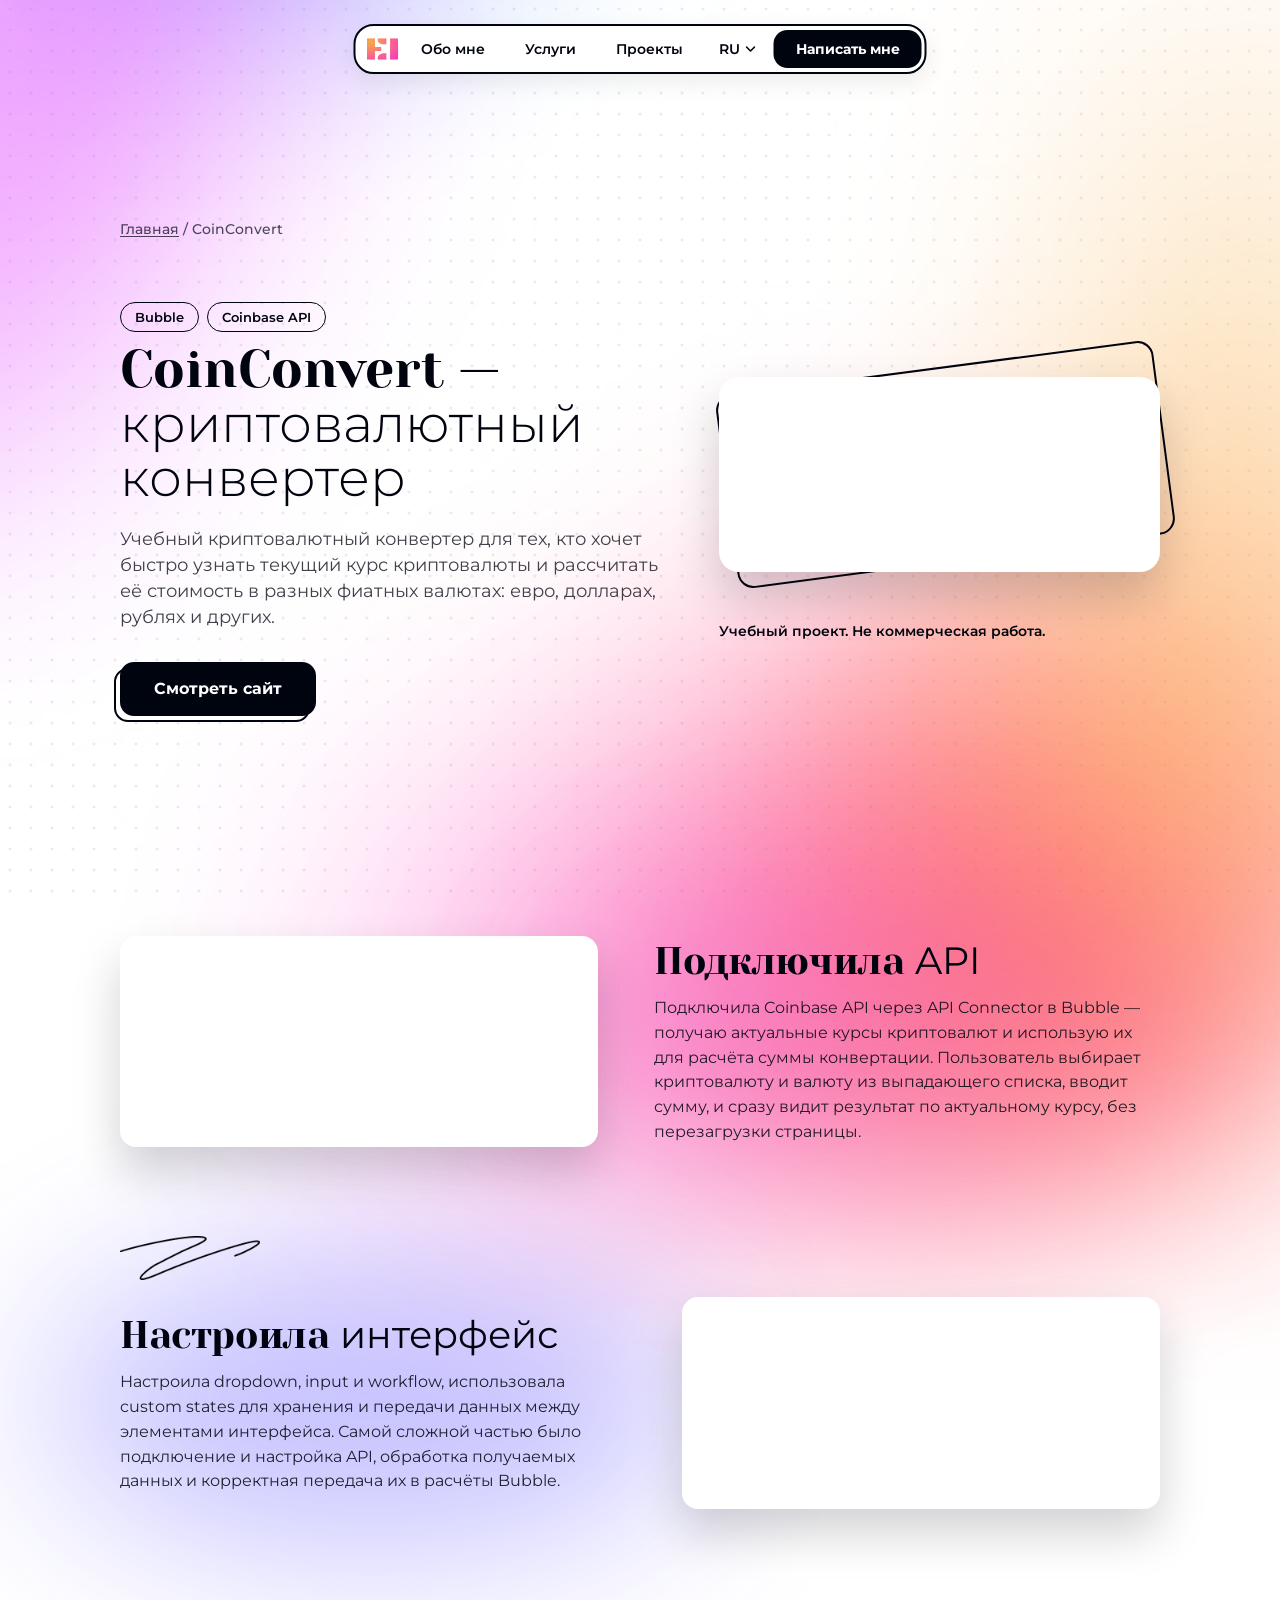
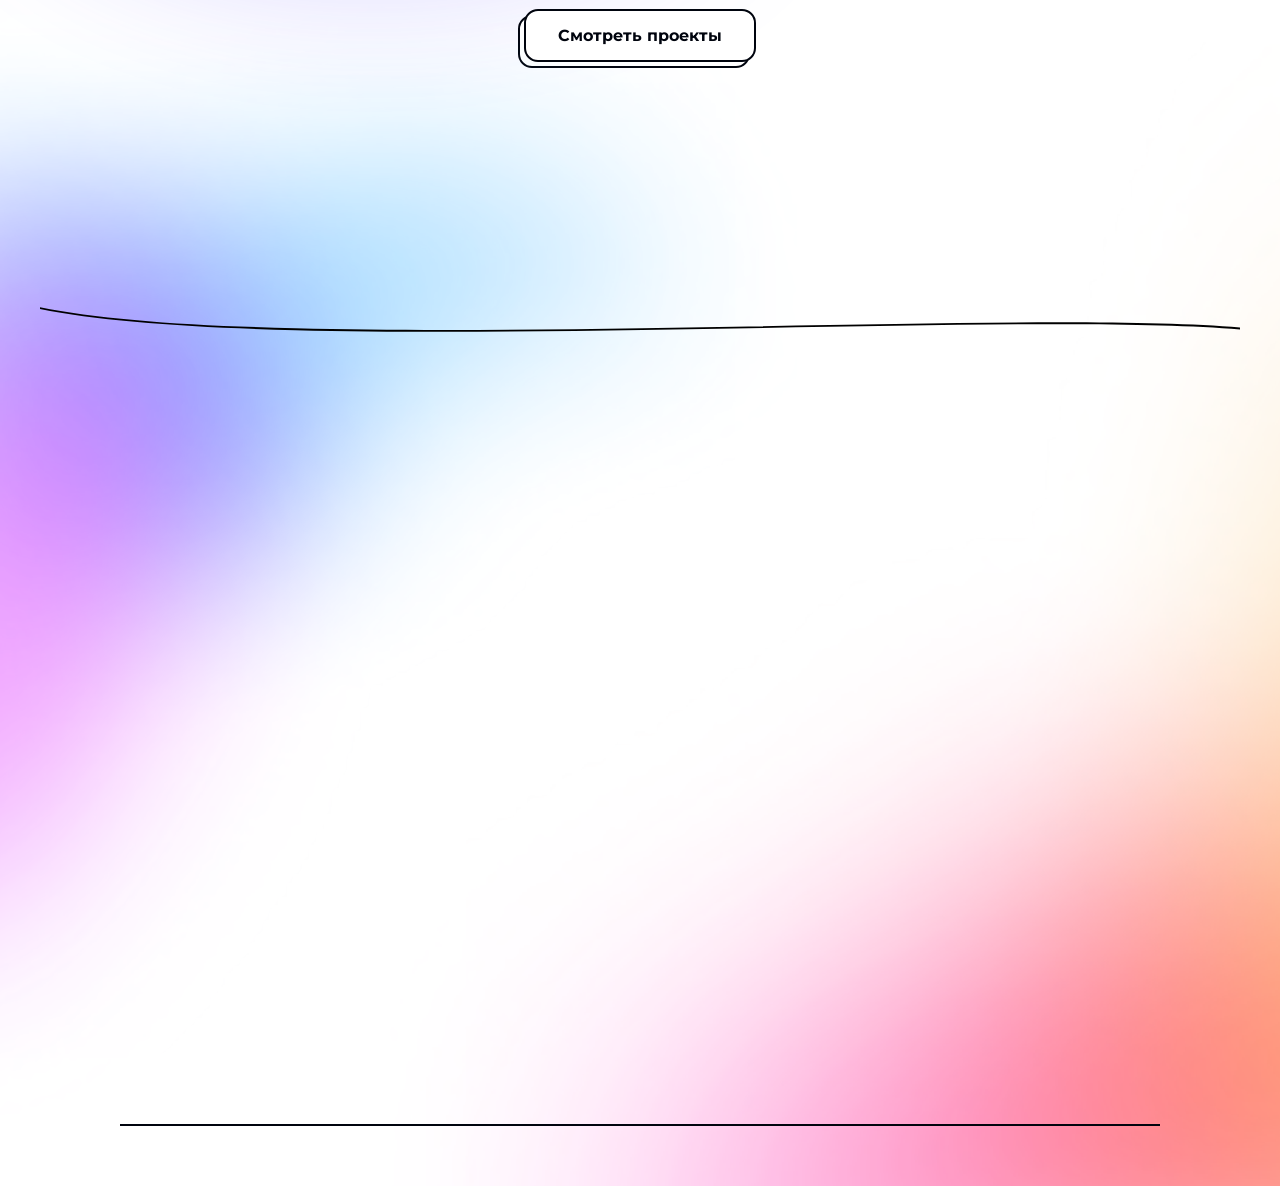
<file: project-1.html>
<!DOCTYPE html>
<html lang="ru">
<head>
<meta charset="UTF-8">
<meta name="viewport" content="width=device-width, initial-scale=1.0">
<title>CoinConvert — криптовалютный конвертер | Портфолио</title>
<link rel="preconnect" href="https://fonts.googleapis.com">
<link rel="preconnect" href="https://fonts.gstatic.com" crossorigin>
<link href="https://fonts.googleapis.com/css2?family=Yeseva+One&family=Montserrat:wght@300;400;500;600;700;800&display=swap" rel="stylesheet">
<link rel="icon" href="assets/favicon/favicon.ico" sizes="any">
<link rel="icon" type="image/png" sizes="32x32" href="assets/favicon/favicon-32x32.png">
<link rel="icon" type="image/png" sizes="16x16" href="assets/favicon/favicon-16x16.png">
<link rel="apple-touch-icon" href="assets/favicon/apple-touch-icon.png">
<link rel="manifest" href="assets/favicon/site.webmanifest">
<link rel="stylesheet" href="css/style.css?v=73">
</head>
<body>

<div class="site-dots" aria-hidden="true"></div>

<header class="site-header">
  <nav class="site-header__inner">
    <a href="index.html" class="site-header__logo" aria-label="На главную"></a>
    <a href="index.html#about" class="site-header__link" data-en="About">Обо мне</a>
    <a href="index.html#services" class="site-header__link" data-en="Services">Услуги</a>
    <a href="index.html#cases" class="site-header__link" data-en="Projects">Проекты</a>
    <div class="site-header__lang">
      <button type="button" class="site-header__lang-btn" id="langToggle" aria-haspopup="true" aria-expanded="false">
        <span id="langCode">RU</span>
        <svg class="site-header__lang-arrow" width="10" height="6" viewBox="0 0 10 6" fill="none" xmlns="http://www.w3.org/2000/svg" aria-hidden="true">
          <path d="M1 1L5 5L9 1" stroke="currentColor" stroke-width="1.6" stroke-linecap="round" stroke-linejoin="round"/>
        </svg>
      </button>
      <div class="site-header__lang-menu" id="langMenu">
        <button type="button" class="site-header__lang-option is-active" data-lang="ru" data-code="RU">Русский</button>
        <button type="button" class="site-header__lang-option" data-lang="en" data-code="EN">English</button>
      </div>
    </div>
    <a href="#contacts" class="site-header__cta js-scroll-center" data-en="Contact Me">Написать мне</a>
  </nav>
</header>

<button type="button" class="mobile-menu-toggle" id="mobileMenuToggle" aria-label="Открыть меню" aria-expanded="false" aria-controls="mobileMenu">
  <span class="mobile-menu-toggle__icon" aria-hidden="true">
    <img src="assets/decor/icon-menu.svg" alt="" class="mobile-menu-toggle__icon-img mobile-menu-toggle__icon-img--menu">
    <img src="assets/decor/icon-close.svg" alt="" class="mobile-menu-toggle__icon-img mobile-menu-toggle__icon-img--close">
  </span>
</button>

<div class="mobile-menu" id="mobileMenu" aria-hidden="true">
  <div class="mobile-menu__inner">
    <a href="index.html" class="mobile-menu__logo" aria-label="На главную"></a>
    <nav class="mobile-menu__nav">
      <a href="index.html#about" class="mobile-menu__link" data-en="About">Обо мне</a>
      <a href="index.html#services" class="mobile-menu__link" data-en="Services">Услуги</a>
      <a href="index.html#cases" class="mobile-menu__link" data-en="Projects">Проекты</a>
      <div class="mobile-menu__card">
        <div class="mobile-menu__card-bg" aria-hidden="true">
          <img src="assets/decor/gradient-hero-1.png" class="mobile-menu__card-gradient mobile-menu__card-gradient--top" alt="">
          <img src="assets/decor/gradient-hero-2.png" class="mobile-menu__card-gradient mobile-menu__card-gradient--bottom" alt="">
        </div>
        <p class="mobile-menu__card-title" data-en-html="Need a website?&lt;br&gt;&lt;span class='mobile-menu__card-title-accent'&gt;Write to me&lt;/span&gt;">Нужен сайт<br><span class="mobile-menu__card-title-accent">Напишите мне</span></p>
        <div class="mobile-menu__email-row">
          <a href="mailto:me@ishtylecheva.ru" class="cta__email-link">me@ishtylecheva.ru</a>
          <span class="copy3d">
            <button type="button" class="cta__copy-btn copy3d__btn" aria-label="Скопировать email" data-copy="me@ishtylecheva.ru">
              <span class="copy3d__back" aria-hidden="true"></span>
              <span class="copy3d__front">
                <svg class="copy3d__icon copy3d__icon--copy" width="30" height="30" viewBox="0 0 100 100" fill="none" xmlns="http://www.w3.org/2000/svg">
                  <path d="M41.499 31.2838C41.499 31.2756 41.499 31.2674 45.532 31.2591C49.5649 31.2507 57.6308 31.2425 64.5588 31.1558C71.4867 31.0691 77.0323 30.9041 80.2408 30.8867C85.2582 30.8595 86.2188 31.2352 86.606 31.3747C86.8009 31.445 86.9241 31.6597 86.9758 40.1591C87.0276 48.6585 86.9866 65.4733 86.9425 74.3123C86.8984 83.1514 86.8524 83.5052 86.7932 83.8944C86.5325 85.6102 86.2346 87.4548 86.1028 88.8065C86.0562 89.2848 85.7817 89.2955 81.5253 89.4634C77.2688 89.6312 68.9698 89.9442 62.6663 90.201C56.3629 90.4578 52.3064 90.6489 49.5526 90.6702C45.4686 90.7017 42.9947 90.278 41.067 90.0767C38.8379 89.844 37.8527 89.4089 37.396 89.2191C37.1825 89.1304 37.056 88.9533 37.0134 88.7111C36.9707 88.4688 37.0285 88.1402 37.2087 79.3329C37.3889 70.5256 37.6898 53.2496 37.873 44.2212C38.0563 35.1929 38.1128 34.9357 38.2114 34.5658C38.6683 32.8514 39.2193 31.7687 40.0701 31.1685C40.3372 31.0445 40.6265 30.9453 40.8776 30.866C41.1287 30.7866 41.3329 30.7301 41.5432 30.6719" stroke="currentColor" stroke-width="6" stroke-linecap="round" stroke-linejoin="round"/>
                  <path d="M68.9619 31.4095C68.9619 31.3949 68.9619 31.3803 68.9752 28.3157C68.9885 25.251 69.015 19.1367 68.989 15.7677C68.9596 11.959 68.7729 11.2705 68.591 10.8635C68.4985 10.6564 68.1628 10.6023 61.2946 10.775C54.4264 10.9476 40.9738 11.3881 33.3131 11.7379C25.6524 12.0878 24.1912 12.3337 22.8088 12.5249C18.0928 13.1773 16.2768 13.3919 16.0481 13.4509C15.8044 13.5138 16.5497 14.0997 16.8558 15.1847C17.0619 15.9152 17.2445 17.0429 17.2425 23.8708C17.2405 30.6988 17.0161 43.2009 16.9764 50.2848C16.9368 57.3688 17.0888 58.6556 17.2256 60.2315C17.5204 63.6298 17.6888 65.6925 18.0751 65.9629C18.7312 66.4222 20.6201 66.2582 23.6403 66.5668C25.4254 66.7493 27.7488 66.6731 30.0544 66.4983C32.3601 66.3236 34.5842 65.973 35.8275 65.7751C37.0708 65.5772 37.266 65.5428 37.467 65.5072" stroke="currentColor" stroke-width="6" stroke-linecap="round" stroke-linejoin="round"/>
                </svg>
                <svg class="copy3d__icon copy3d__icon--check" width="30" height="30" viewBox="0 0 100 100" fill="none" xmlns="http://www.w3.org/2000/svg">
                  <path d="M16.1719 49.6677C16.1719 49.646 16.4997 49.7395 17.9575 50.6841C21.2219 52.7992 24.3247 56.0129 26.8642 58.39C29.008 60.3967 31.5452 62.5879 34.3521 65.4886C37.166 68.3965 39.0213 70.1573 39.6679 70.6216C39.9458 70.8212 40.3242 70.5348 44.3039 65.7073C48.2836 60.8798 55.9049 51.4143 62.2121 44.1616C68.5193 36.9089 73.2814 32.1558 76.5132 28.8443C79.745 25.5329 81.302 23.807 82.7162 21.8091" stroke="currentColor" stroke-width="6" stroke-linecap="round" stroke-linejoin="round"/>
                </svg>
              </span>
            </button>
          </span>
        </div>
      </div>
    </nav>
    <div class="mobile-menu__lang">
      <button type="button" class="mobile-menu__lang-btn is-active" data-lang="ru" data-code="RU">RU</button>
      <button type="button" class="mobile-menu__lang-btn" data-lang="en" data-code="EN">EN</button>
    </div>
  </div>
</div>

<main>

<section class="project-hero">
  <div class="project-hero__blobs" aria-hidden="true">
    <img src="assets/decor/gradient-hero-1.png" class="project-hero__gradient project-hero__gradient--tl" alt="">
    <img src="assets/decor/gradient-hero-2.png" class="project-hero__gradient project-hero__gradient--br" alt="">
  </div>
  <div class="project-hero__inner">
    <nav class="project-hero__breadcrumb" aria-label="Хлебные крошки">
      <a href="index.html" data-en="Home">Главная</a> / <span>CoinConvert</span>
    </nav>
    <div class="project-hero__content reveal reveal--rise" style="--d:0s">
      <div class="project-hero__tags">
        <span class="project-tag">Bubble</span>
        <span class="project-tag">Coinbase API</span>
      </div>

      <h1 class="project-hero__title" data-en-html="CoinConvert — &lt;span class='section-title--accent'&gt;Crypto Converter&lt;/span&gt;">CoinConvert — <span class="section-title--accent">криптовалютный конвертер</span></h1>

      <p class="project-hero__lede" data-en="A training crypto converter for anyone who wants to quickly check the current cryptocurrency rate and calculate its value in different fiat currencies: euros, dollars, rubles, and others.">Учебный криптовалютный конвертер для тех, кто хочет быстро узнать текущий курс криптовалюты и рассчитать её стоимость в разных фиатных валютах: евро, долларах, рублях и других.</p>

      <div class="project-hero__actions">
        <a href="https://test-69843.bubbleapps.io/version-test" target="_blank" rel="noopener" class="btn3d btn3d--primary">
          <span class="btn3d__back"></span>
          <span class="btn3d__front" data-en="View Site">Смотреть сайт</span>
        </a>
      </div>
    </div>

    <div class="project-hero__media">
      <div class="project-hero__visual-wrap">
        <div class="project-media-row__video-frame project-media-row__video-frame--tilted reveal" style="--d:.1s" aria-hidden="true"></div>
        <div class="project-visual project-visual--tight reveal reveal--from-right" style="--d:.26s">
          <video muted loop playsinline class="video-anchor-top">
            <source src="assets/video/coinconvert/hero.mp4" type="video/mp4">
          </video>
        </div>
      </div>
      <p class="project-note reveal" style="--d:.34s" data-en="Training project. Not commercial work.">Учебный проект. Не коммерческая работа.</p>
    </div>
  </div>
</section>

<section class="project-section">
  <div class="project-section__inner">
    <div class="project-media-row">
      <div class="project-media-row__video-wrap reveal reveal--from-left" style="--d:0s">
        <div class="project-media-row__video project-media-row__video--tight">
          <video muted loop playsinline class="video-anchor-top">
            <source src="assets/video/coinconvert/feature-1.mp4" type="video/mp4">
          </video>
        </div>
      </div>
      <div class="project-media-row__copy reveal reveal--rise" style="--d:.1s">
        <h3 class="project-media-row__title" data-en-html="Integrated the &lt;span class='section-title--accent'&gt;API&lt;/span&gt;">Подключила <span class="section-title--accent">API</span></h3>
        <p class="project-media-row__text" data-en="Connected the Coinbase API via Bubble's API Connector to pull live cryptocurrency rates and use them for conversion calculations. The user selects a cryptocurrency and a currency from a dropdown, enters an amount, and instantly sees the result at the current rate — no page reload required.">Подключила Coinbase API через API Connector в Bubble — получаю актуальные курсы криптовалют и использую их для расчёта суммы конвертации. Пользователь выбирает криптовалюту и валюту из выпадающего списка, вводит сумму, и сразу видит результат по актуальному курсу, без перезагрузки страницы.</p>
      </div>
    </div>

    <div class="project-media-row">
      <div class="project-media-row__copy reveal reveal--rise" style="--d:0s">
        <img src="assets/decor/line-hero.png" class="project-media-row__check" alt="" aria-hidden="true">
        <h3 class="project-media-row__title" data-en-html="Built the &lt;span class='section-title--accent'&gt;Interface&lt;/span&gt;">Настроила <span class="section-title--accent">интерфейс</span></h3>
        <p class="project-media-row__text" data-en="Set up dropdowns, inputs, and workflows, and used custom states to store and pass data between interface elements. The most challenging part was connecting and configuring the API, processing the incoming data, and correctly feeding it into Bubble's calculations.">Настроила dropdown, input и workflow, использовала custom states для хранения и передачи данных между элементами интерфейса. Самой сложной частью было подключение и настройка API, обработка получаемых данных и корректная передача их в расчёты Bubble.</p>
      </div>
      <div class="project-media-row__video-wrap reveal reveal--from-right" style="--d:.1s">
        <div class="project-media-row__video project-media-row__video--tight">
          <video muted loop playsinline class="video-anchor-top">
            <source src="assets/video/coinconvert/feature-2.mp4" type="video/mp4">
          </video>
        </div>
      </div>
    </div>

    <div class="project-final-video__actions">
      <a href="index.html#cases" class="btn3d btn3d--outline">
        <span class="btn3d__back"></span>
        <span class="btn3d__front" data-en="View Projects">Смотреть проекты</span>
      </a>
    </div>
  </div>
</section>

<section class="cta" id="contacts">
  <picture>
    <source media="(max-width: 639px)" srcset="assets/decor/line-footer-mobile.svg">
    <img src="assets/decor/line-footer.svg" class="cta__line" alt="" aria-hidden="true">
  </picture>
  <div class="cta__bg" aria-hidden="true">
    <img src="assets/decor/gradient-hero-2.png" class="cta__gradient cta__gradient--top" alt="">
    <div class="cta__gradient-bottom-wrap">
      <img src="assets/decor/gradient-hero-1.png" class="cta__gradient cta__gradient--bottom" alt="">
    </div>
  </div>

  <div class="cta__inner">
    <div class="cta__content reveal" style="--d:0s">
      <h2 class="cta__title" data-en-html="Need a website or &lt;span class='section-title--accent'&gt;online store?&lt;/span&gt;">Нужен сайт или <span class="section-title--accent">интернет‑магазин?</span></h2>
      <p class="cta__text" data-en="I respond within 24 hours. Send me your brief or project details, and I'll clarify the specifics and give you an estimate of how long the site will take to build.">Отвечаю в течение 24 часов. Присылайте бриф или информацию о проекте, и я уточню детали и скажу, сколько предварительно времени займёт создание сайта.</p>
      <div class="cta__actions">
        <a href="mailto:me@ishtylecheva.ru" class="btn3d btn3d--primary cta__btn">
          <span class="btn3d__back"></span>
          <span class="btn3d__front" data-en="Send Email">Отправить email</span>
        </a>
        <div class="cta__email-row">
          <a href="mailto:me@ishtylecheva.ru" class="cta__email-link">me@ishtylecheva.ru</a>
          <span class="copy3d">
            <button type="button" class="cta__copy-btn copy3d__btn" aria-label="Скопировать email" data-copy="me@ishtylecheva.ru">
              <span class="copy3d__back" aria-hidden="true"></span>
              <span class="copy3d__front">
                <svg class="copy3d__icon copy3d__icon--copy" width="30" height="30" viewBox="0 0 100 100" fill="none" xmlns="http://www.w3.org/2000/svg">
                  <path d="M41.499 31.2838C41.499 31.2756 41.499 31.2674 45.532 31.2591C49.5649 31.2507 57.6308 31.2425 64.5588 31.1558C71.4867 31.0691 77.0323 30.9041 80.2408 30.8867C85.2582 30.8595 86.2188 31.2352 86.606 31.3747C86.8009 31.445 86.9241 31.6597 86.9758 40.1591C87.0276 48.6585 86.9866 65.4733 86.9425 74.3123C86.8984 83.1514 86.8524 83.5052 86.7932 83.8944C86.5325 85.6102 86.2346 87.4548 86.1028 88.8065C86.0562 89.2848 85.7817 89.2955 81.5253 89.4634C77.2688 89.6312 68.9698 89.9442 62.6663 90.201C56.3629 90.4578 52.3064 90.6489 49.5526 90.6702C45.4686 90.7017 42.9947 90.278 41.067 90.0767C38.8379 89.844 37.8527 89.4089 37.396 89.2191C37.1825 89.1304 37.056 88.9533 37.0134 88.7111C36.9707 88.4688 37.0285 88.1402 37.2087 79.3329C37.3889 70.5256 37.6898 53.2496 37.873 44.2212C38.0563 35.1929 38.1128 34.9357 38.2114 34.5658C38.6683 32.8514 39.2193 31.7687 40.0701 31.1685C40.3372 31.0445 40.6265 30.9453 40.8776 30.866C41.1287 30.7866 41.3329 30.7301 41.5432 30.6719" stroke="currentColor" stroke-width="6" stroke-linecap="round" stroke-linejoin="round"/>
                  <path d="M68.9619 31.4095C68.9619 31.3949 68.9619 31.3803 68.9752 28.3157C68.9885 25.251 69.015 19.1367 68.989 15.7677C68.9596 11.959 68.7729 11.2705 68.591 10.8635C68.4985 10.6564 68.1628 10.6023 61.2946 10.775C54.4264 10.9476 40.9738 11.3881 33.3131 11.7379C25.6524 12.0878 24.1912 12.3337 22.8088 12.5249C18.0928 13.1773 16.2768 13.3919 16.0481 13.4509C15.8044 13.5138 16.5497 14.0997 16.8558 15.1847C17.0619 15.9152 17.2445 17.0429 17.2425 23.8708C17.2405 30.6988 17.0161 43.2009 16.9764 50.2848C16.9368 57.3688 17.0888 58.6556 17.2256 60.2315C17.5204 63.6298 17.6888 65.6925 18.0751 65.9629C18.7312 66.4222 20.6201 66.2582 23.6403 66.5668C25.4254 66.7493 27.7488 66.6731 30.0544 66.4983C32.3601 66.3236 34.5842 65.973 35.8275 65.7751C37.0708 65.5772 37.266 65.5428 37.467 65.5072" stroke="currentColor" stroke-width="6" stroke-linecap="round" stroke-linejoin="round"/>
                </svg>
                <svg class="copy3d__icon copy3d__icon--check" width="30" height="30" viewBox="0 0 100 100" fill="none" xmlns="http://www.w3.org/2000/svg">
                  <path d="M16.1719 49.6677C16.1719 49.646 16.4997 49.7395 17.9575 50.6841C21.2219 52.7992 24.3247 56.0129 26.8642 58.39C29.008 60.3967 31.5452 62.5879 34.3521 65.4886C37.166 68.3965 39.0213 70.1573 39.6679 70.6216C39.9458 70.8212 40.3242 70.5348 44.3039 65.7073C48.2836 60.8798 55.9049 51.4143 62.2121 44.1616C68.5193 36.9089 73.2814 32.1558 76.5132 28.8443C79.745 25.5329 81.302 23.807 82.7162 21.8091" stroke="currentColor" stroke-width="6" stroke-linecap="round" stroke-linejoin="round"/>
                </svg>
              </span>
            </button>
          </span>
        </div>
      </div>
      <div class="cta__socials">
        <a href="https://t.me/e_ishty" target="_blank" rel="noopener" class="social-circle" aria-label="Telegram">
          <svg width="30" height="30" viewBox="0 0 100 100" fill="none" xmlns="http://www.w3.org/2000/svg">
            <path d="M16.5216 43.4109L12 45.5C12 45.5 6.85486 47.5024 6.0013 48.5C5.83851 48.6903 5.77318 49.1016 6.01274 49.2204C7.06854 49.7443 19.5 54.1156 20.5 54.5578C21.5 55 27.9867 56.9551 28.5421 56.5273C29.1549 56.0552 30.0319 55.3158 31.1139 54.5578C32.9751 53.254 35.2906 51.488 37.3722 50.294C38.5993 49.5902 42.5143 46.7644 47.3735 43.4272C49.7276 41.8104 51.7412 40.2707 59.0832 36.4357C63.7647 33.9904 68.932 30.2148 68.296 31.6567C68.141 32.008 67.0496 33.4904 64.1078 36.2874C61.7551 38.5245 59.7228 40.308 55.7787 44.2078C52.4331 47.5158 46.5813 53.4256 43.1003 56.8031C38.655 61.1163 37.194 62.401 37.4454 62.9778C37.6955 63.5515 38.1271 64.0609 38.6141 64.4672C39.8799 65.5231 42.2354 67.011 47.4879 71.0933C50.0005 73.0461 53.4857 75.0572 56.9603 77.5843C61.2988 80.7398 67.0774 88.5544 69.3275 86.3745C69.7598 85.9557 70.2721 84.555 70.8839 81.0934C71.308 78.6935 71.8492 75.0459 73.4576 67.2806C75.0661 59.5153 77.663 47.9818 79.5525 40.4572C81.442 32.9327 82.5333 29.4994 83.4272 27.2262C84.7786 23.7898 85.3901 21.7206 85.2444 20.058C85.1209 18.6493 84.9774 17.3166 84.2465 17.1196C83.6153 16.9495 80.8671 17.2582 77.0911 17.992C75.0354 18.3916 69.5994 20.103 62.4611 22.7161C59.6253 23.7542 56.9587 24.4739 53.5052 25.9203C50.25 27.2835 47.1516 28.6188 42.7377 30.4073C38.6488 32.0641 34.1258 34.4465 29.0722 36.9781C22.9565 40.0417 19.0512 42.2422 16.5216 43.4109Z" stroke="currentColor" stroke-width="6" stroke-linecap="round" stroke-linejoin="round"/>
          </svg>
        </a>
        <a href="https://www.linkedin.com/in/evgenia-ishtylecheva-2a24bb366/" target="_blank" rel="noopener" class="social-circle" aria-label="LinkedIn">
          <svg width="30" height="30" viewBox="0 0 100 100" fill="none" xmlns="http://www.w3.org/2000/svg">
            <path d="M15.7689 31.7464C15.7689 31.7639 15.7689 31.7813 15.613 39.8722C15.4571 47.963 15.1453 64.1266 15.0242 73.2182C14.9032 82.3097 14.9822 83.8395 15.0433 84.7464C15.1044 85.6534 15.1452 85.8912 15.4095 86.1981C16.0722 86.9675 16.8481 87.4321 17.2909 87.7078C19.3132 88.9666 23.8749 86.9455 26.2312 86.9053C26.7007 86.8973 27.0093 87.0489 27.1952 86.9663C27.3811 86.8837 27.4335 86.611 27.5656 82.5125C27.6978 78.414 27.908 70.498 27.952 62.271C27.9959 54.044 27.8671 45.7458 27.8171 40.5041C27.767 35.2625 27.7997 33.3288 26.1062 32.3206C20.9922 31.2884 17.1949 31.2213 16.5927 31.1547C16.2638 31.1306 15.8873 31.1259 15.5166 31.1201" stroke="currentColor" stroke-width="6" stroke-linecap="round" stroke-linejoin="round"/>
            <path d="M15.3985 21.1183C17.911 21.1378 23.5035 21.015 25.8421 19.9132C26.5558 19.577 26.8963 19.0471 27.2861 18.1826C28.5146 15.4587 27.7928 12.7837 27.2567 11.5619C26.6727 10.2312 25.4289 9.56846 23.5214 8.63338C21.3164 7.55249 17.3098 8.40724 15.7055 9.11092C14.5745 9.60703 14.3472 11.0439 14.0613 13.0498C13.6344 16.0441 14.6796 17.7353 15.1356 18.6256C15.2651 18.8268 15.4138 19.0155 15.5651 19.2052C15.7164 19.3948 15.8657 19.5796 16.3177 19.9569" stroke="currentColor" stroke-width="6" stroke-linecap="round" stroke-linejoin="round"/>
            <path d="M39.7553 28.5648C39.7553 28.5734 39.7553 28.5819 39.7553 33.102C39.7553 37.622 39.7553 46.6533 39.5723 54.6132C39.3894 62.5731 39.0235 69.1881 38.9683 74.3888C38.9131 79.5895 39.1797 83.1754 39.4315 85.0765C39.6834 86.9776 39.9125 87.0852 40.452 87.1507C43.2002 87.4842 45.2491 87.6122 48.0795 87.7245C48.6487 87.747 48.8861 87.7856 49.0729 87.7068C49.2598 87.628 49.3889 87.4293 50.0292 82.088C50.6695 76.7467 51.817 66.2686 52.6654 59.9078C53.7756 51.5841 54.6673 49.357 54.906 48.7962C55.4095 47.6135 56.5467 46.4295 58.027 45.2048C60.1388 43.4576 63.051 43.6103 64.7295 43.9147C67.5971 44.4346 70.6154 48.4115 71.516 50.8075C72.1131 52.3961 72.6838 55.4612 73.2183 61.9615C73.7527 68.4619 74.0669 78.3573 74.3038 83.3632C74.5408 88.3692 74.6908 88.1858 75.6337 88.0882C80.3023 87.6046 81.6957 88.0497 83.0565 87.7388C83.6072 87.613 83.5485 86.8025 83.8479 84.1611C84.1473 81.5197 84.7232 76.8805 85.1544 69.8965C85.5856 62.9124 85.8546 53.7241 85.9496 48.7744C86.0528 43.393 85.4392 41.6519 84.6669 39.4272C83.853 37.0826 82.3022 35.4469 79.4686 33.1154C77.6967 31.6574 75.5222 30.7725 73.7752 30.0662C72.4223 29.5191 68.5608 29.4705 63.531 29.3782C59.6464 29.3069 56.3794 30.6175 54.8837 31.6247C51.3944 33.9745 50.0841 37.5311 49.2139 39.3617C49.0919 39.6184 48.9587 39.829 48.8716 39.1485C48.2999 34.6822 49.3523 32.7748 49.4712 31.0693C49.6388 28.6634 49.5796 26.8371 49.5316 26.4593C49.4256 25.6255 47.2027 26.5598 44.5063 26.8138C42.7393 26.9998 41.4705 27.277 40.819 27.4853C40.5198 27.5834 40.2846 27.6659 39.978 27.8102" stroke="currentColor" stroke-width="6" stroke-linecap="round" stroke-linejoin="round"/>
          </svg>
        </a>
      </div>
    </div>
    <div class="cta__photo-wrap">
      <div class="cta__photo-card reveal" style="--d:0s" aria-hidden="true"></div>
      <div class="cta__photo reveal" style="--d:.18s">
        <img src="assets/photos/photo-1-web.jpg" alt="Евгения Иштылечева">
      </div>
    </div>
  </div>

  <footer class="site-footer">
    <div class="site-footer__inner">
      <p class="site-footer__text reveal" style="--d:0s"><span data-en="Evgeniya Ishtylecheva © ">Евгения Иштылечева © </span><span id="footerYear"></span></p>
      <p class="site-footer__text site-footer__credit reveal" style="--d:.1s">
        Developed by
        <a href="https://marina-ux.netlify.app/" target="_blank" rel="noopener" class="site-footer__link">Marina Medvetskaia</a>
      </p>
    </div>
  </footer>
</section>

</main>

<script>
document.getElementById('footerYear').textContent = new Date().getFullYear();

(function () {
  var toggle = document.getElementById('langToggle');
  var menu = document.getElementById('langMenu');
  var code = document.getElementById('langCode');
  if (!toggle || !menu) return;

  function closeMenu() {
    menu.classList.remove('is-open');
    toggle.setAttribute('aria-expanded', 'false');
  }

  toggle.addEventListener('click', function (e) {
    e.stopPropagation();
    var isOpen = menu.classList.toggle('is-open');
    toggle.setAttribute('aria-expanded', isOpen ? 'true' : 'false');
  });

  menu.querySelectorAll('.site-header__lang-option').forEach(function (option) {
    option.addEventListener('click', function () {
      menu.querySelectorAll('.site-header__lang-option').forEach(function (o) {
        o.classList.remove('is-active');
      });
      option.classList.add('is-active');
      code.textContent = option.getAttribute('data-code');
      window.applyLang(option.getAttribute('data-lang'));
      closeMenu();
    });
  });

  document.addEventListener('click', function (e) {
    if (!menu.contains(e.target) && e.target !== toggle) closeMenu();
  });
})();

(function () {
  var toggle = document.getElementById('mobileMenuToggle');
  var menu = document.getElementById('mobileMenu');
  if (!toggle || !menu) return;

  function setOpen(isOpen) {
    toggle.classList.toggle('is-open', isOpen);
    menu.classList.toggle('is-open', isOpen);
    toggle.setAttribute('aria-expanded', isOpen ? 'true' : 'false');
    menu.setAttribute('aria-hidden', isOpen ? 'false' : 'true');
    document.body.classList.toggle('mobile-menu-open', isOpen);
  }

  toggle.addEventListener('click', function () {
    setOpen(!toggle.classList.contains('is-open'));
  });

  menu.querySelectorAll('.mobile-menu__link').forEach(function (link) {
    link.addEventListener('click', function () { setOpen(false); });
  });

  menu.querySelectorAll('.mobile-menu__lang-btn').forEach(function (btn) {
    btn.addEventListener('click', function () {
      menu.querySelectorAll('.mobile-menu__lang-btn').forEach(function (b) { b.classList.remove('is-active'); });
      btn.classList.add('is-active');

      var desktopCode = document.getElementById('langCode');
      if (desktopCode) desktopCode.textContent = btn.getAttribute('data-code');

      var desktopMenu = document.getElementById('langMenu');
      if (desktopMenu) {
        desktopMenu.querySelectorAll('.site-header__lang-option').forEach(function (o) {
          o.classList.toggle('is-active', o.getAttribute('data-lang') === btn.getAttribute('data-lang'));
        });
      }

      window.applyLang(btn.getAttribute('data-lang'));
    });
  });
})();

(function () {
  window.applyLang = function (lang, skipSave) {
    document.documentElement.lang = lang === 'en' ? 'en' : 'ru';
    document.querySelectorAll('[data-en], [data-en-html]').forEach(function (el) {
      var isHtml = el.hasAttribute('data-en-html');
      if (el.dataset.ruCached === undefined) {
        el.dataset.ruCached = isHtml ? el.innerHTML : el.textContent;
      }
      if (lang === 'en') {
        if (isHtml) el.innerHTML = el.getAttribute('data-en-html');
        else el.textContent = el.getAttribute('data-en');
      } else {
        if (isHtml) el.innerHTML = el.dataset.ruCached;
        else el.textContent = el.dataset.ruCached;
      }
    });
    if (!skipSave) {
      try { localStorage.setItem('siteLang', lang); } catch (e) {}
    }

    var code = lang === 'en' ? 'EN' : 'RU';
    var desktopCode = document.getElementById('langCode');
    if (desktopCode) desktopCode.textContent = code;
    document.querySelectorAll('.site-header__lang-option').forEach(function (o) {
      o.classList.toggle('is-active', o.getAttribute('data-lang') === lang);
    });
    document.querySelectorAll('.mobile-menu__lang-btn').forEach(function (b) {
      b.classList.toggle('is-active', b.getAttribute('data-lang') === lang);
    });
  };

  try {
    var savedLang = localStorage.getItem('siteLang');
    if (savedLang === 'en') window.applyLang('en', true);
  } catch (e) {}
})();

(function () {
  var els = document.querySelectorAll('.reveal');
  var rest = Array.prototype.filter.call(els, function (el) {
    return !el.closest('.site-footer');
  });

  if ('IntersectionObserver' in window) {
    var io = new IntersectionObserver(function (entries) {
      entries.forEach(function (entry) {
        if (entry.isIntersecting) {
          entry.target.classList.add('is-visible');
          io.unobserve(entry.target);
        }
      });
    }, { threshold: 0.15, rootMargin: '0px 0px -120px 0px' });
    rest.forEach(function (el) { io.observe(el); });
  } else {
    rest.forEach(function (el) { el.classList.add('is-visible'); });
  }

  /* the footer is the very last thing on the page — the -120px shrink above
     means its top edge can never reach the shrunk boundary even at max
     scroll, so it needs its own, unshrunk observer or it stays invisible forever */
  var footerEls = Array.prototype.filter.call(els, function (el) {
    return el.closest('.site-footer');
  });

  if ('IntersectionObserver' in window) {
    var footerIO = new IntersectionObserver(function (entries) {
      entries.forEach(function (entry) {
        if (entry.isIntersecting) {
          entry.target.classList.add('is-visible');
          footerIO.unobserve(entry.target);
        }
      });
    }, { threshold: 0.01 });
    footerEls.forEach(function (el) { footerIO.observe(el); });
  } else {
    footerEls.forEach(function (el) { el.classList.add('is-visible'); });
  }
})();

(function () {
  var videos = document.querySelectorAll('video');
  if (!videos.length) return;

  if ('IntersectionObserver' in window) {
    var videoIO = new IntersectionObserver(function (entries) {
      entries.forEach(function (entry) {
        if (entry.isIntersecting) {
          entry.target.play().catch(function () {});
        } else {
          entry.target.pause();
        }
      });
    }, { threshold: 0.25 });
    videos.forEach(function (v) { videoIO.observe(v); });
  } else {
    videos.forEach(function (v) { v.play().catch(function () {}); });
  }
})();

(function () {
  document.querySelectorAll('.cta__copy-btn').forEach(function (btn) {
    var hideTimer;
    btn.addEventListener('click', function () {
      var text = btn.getAttribute('data-copy');
      navigator.clipboard.writeText(text).then(function () {
        clearTimeout(hideTimer);
        btn.classList.add('is-copied');
        hideTimer = setTimeout(function () {
          btn.classList.remove('is-copied');
        }, 1500);
      });
    });
  });
})();
</script>

</body>
</html>
</file>
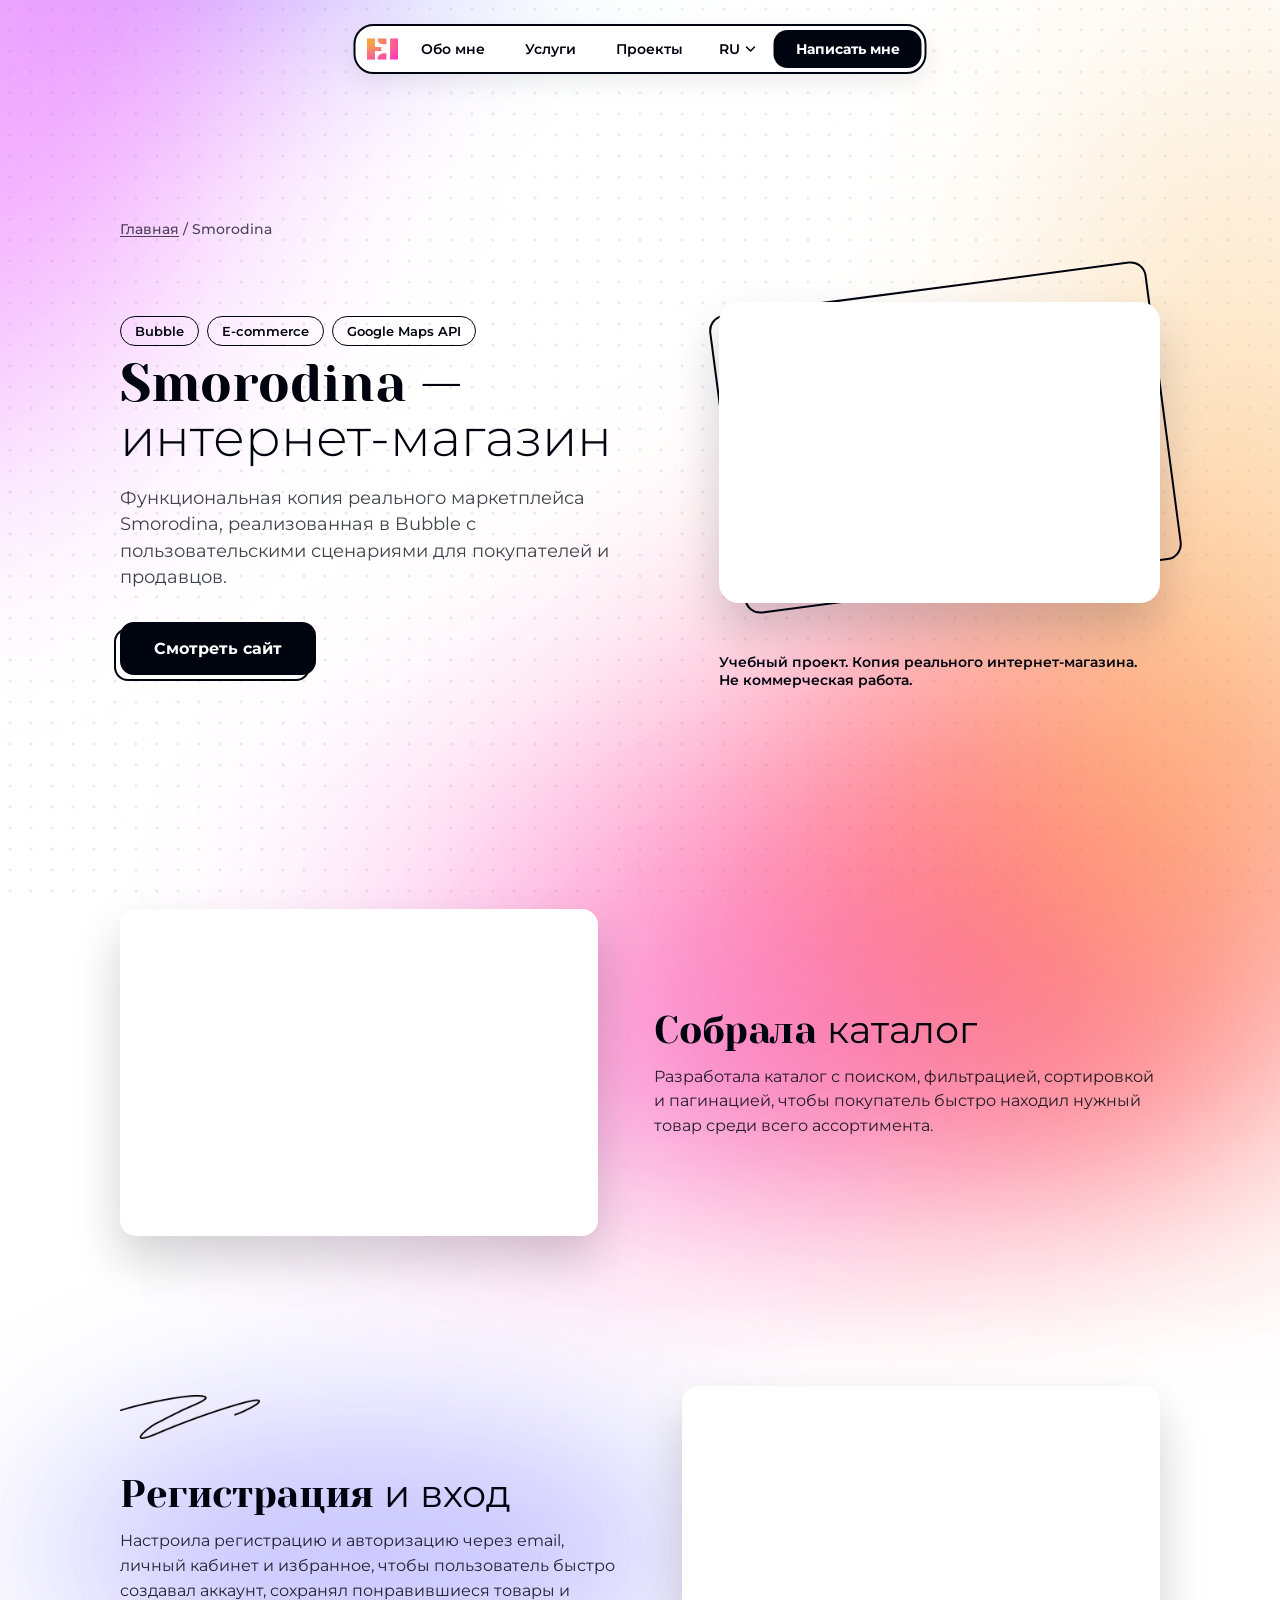
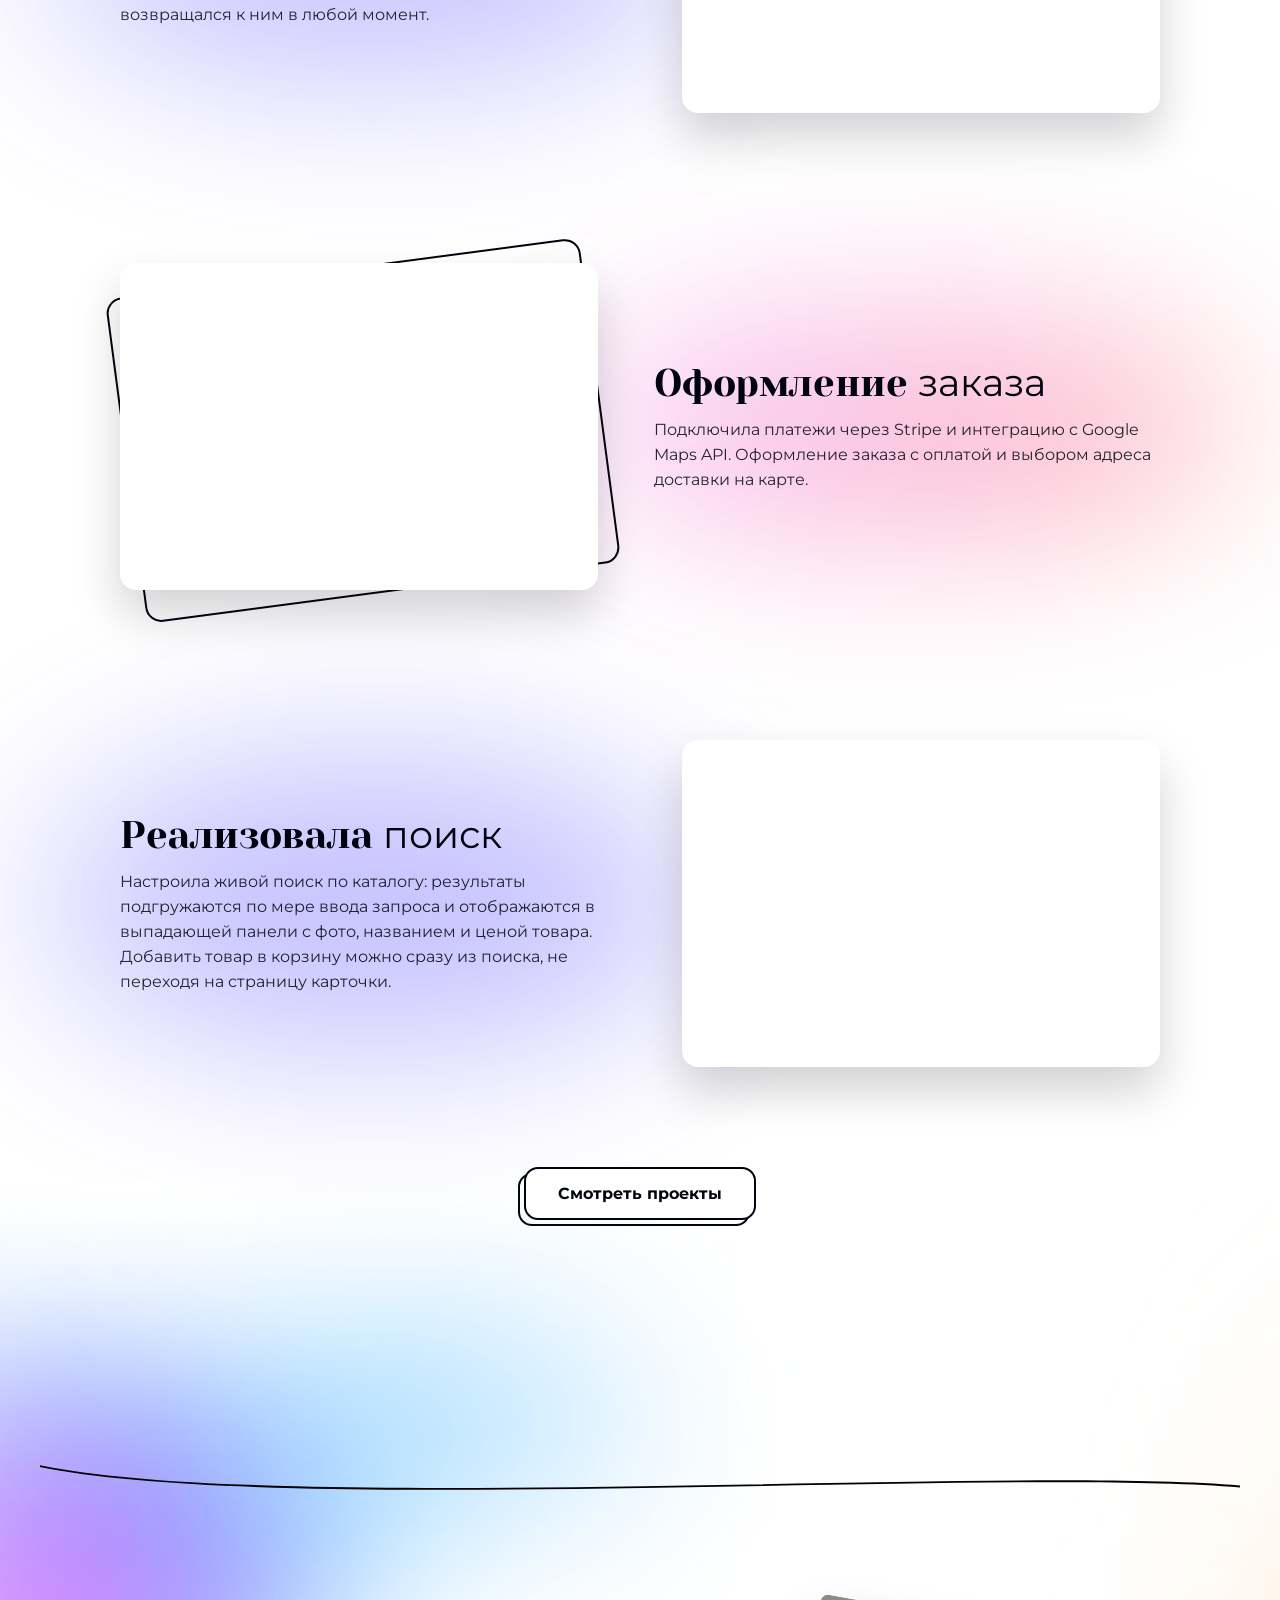
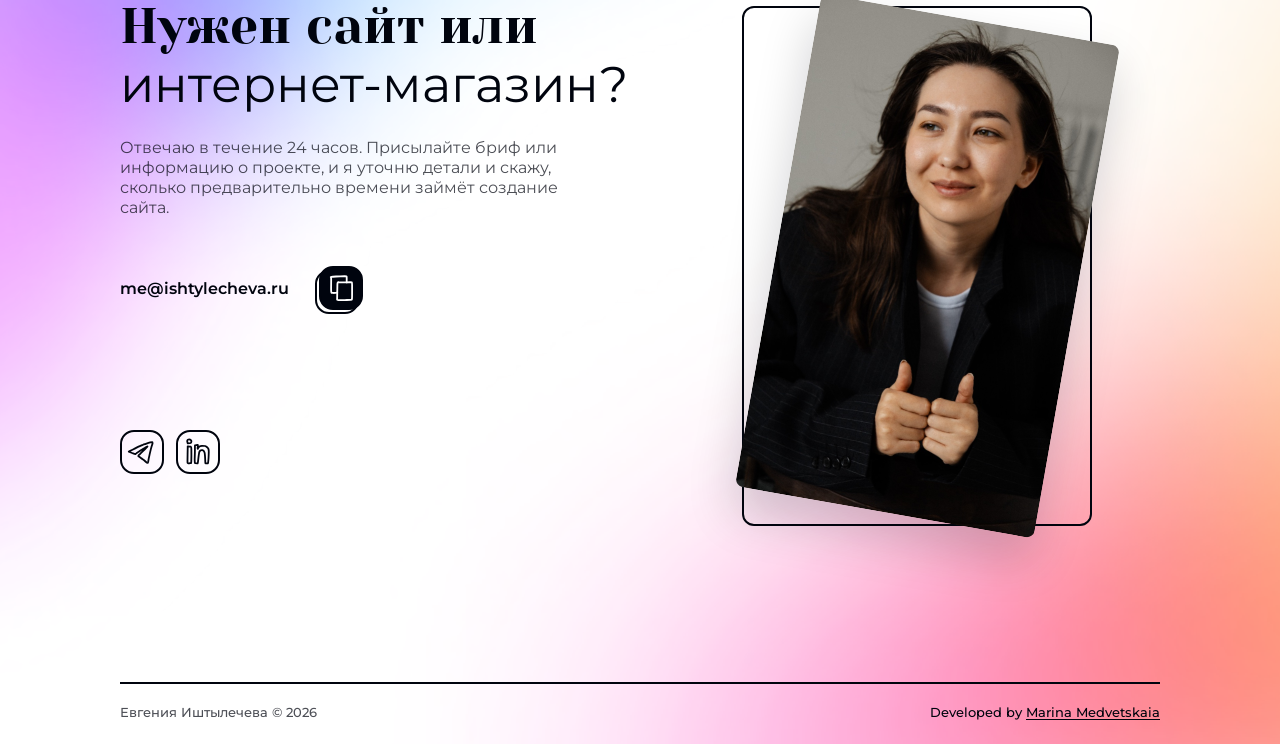
<file: project-2.html>
<!DOCTYPE html>
<html lang="ru">
<head>
<meta charset="UTF-8">
<meta name="viewport" content="width=device-width, initial-scale=1.0">
<title>Smorodina — интернет-магазин | Портфолио</title>
<link rel="preconnect" href="https://fonts.googleapis.com">
<link rel="preconnect" href="https://fonts.gstatic.com" crossorigin>
<link href="https://fonts.googleapis.com/css2?family=Yeseva+One&family=Montserrat:wght@300;400;500;600;700;800&display=swap" rel="stylesheet">
<link rel="icon" href="assets/favicon/favicon.ico" sizes="any">
<link rel="icon" type="image/png" sizes="32x32" href="assets/favicon/favicon-32x32.png">
<link rel="icon" type="image/png" sizes="16x16" href="assets/favicon/favicon-16x16.png">
<link rel="apple-touch-icon" href="assets/favicon/apple-touch-icon.png">
<link rel="manifest" href="assets/favicon/site.webmanifest">
<link rel="stylesheet" href="css/style.css?v=73">
</head>
<body>

<div class="site-dots" aria-hidden="true"></div>

<header class="site-header">
  <nav class="site-header__inner">
    <a href="index.html" class="site-header__logo" aria-label="На главную"></a>
    <a href="index.html#about" class="site-header__link" data-en="About">Обо мне</a>
    <a href="index.html#services" class="site-header__link" data-en="Services">Услуги</a>
    <a href="index.html#cases" class="site-header__link" data-en="Projects">Проекты</a>
    <div class="site-header__lang">
      <button type="button" class="site-header__lang-btn" id="langToggle" aria-haspopup="true" aria-expanded="false">
        <span id="langCode">RU</span>
        <svg class="site-header__lang-arrow" width="10" height="6" viewBox="0 0 10 6" fill="none" xmlns="http://www.w3.org/2000/svg" aria-hidden="true">
          <path d="M1 1L5 5L9 1" stroke="currentColor" stroke-width="1.6" stroke-linecap="round" stroke-linejoin="round"/>
        </svg>
      </button>
      <div class="site-header__lang-menu" id="langMenu">
        <button type="button" class="site-header__lang-option is-active" data-lang="ru" data-code="RU">Русский</button>
        <button type="button" class="site-header__lang-option" data-lang="en" data-code="EN">English</button>
      </div>
    </div>
    <a href="#contacts" class="site-header__cta js-scroll-center" data-en="Contact Me">Написать мне</a>
  </nav>
</header>

<button type="button" class="mobile-menu-toggle" id="mobileMenuToggle" aria-label="Открыть меню" aria-expanded="false" aria-controls="mobileMenu">
  <span class="mobile-menu-toggle__icon" aria-hidden="true">
    <img src="assets/decor/icon-menu.svg" alt="" class="mobile-menu-toggle__icon-img mobile-menu-toggle__icon-img--menu">
    <img src="assets/decor/icon-close.svg" alt="" class="mobile-menu-toggle__icon-img mobile-menu-toggle__icon-img--close">
  </span>
</button>

<div class="mobile-menu" id="mobileMenu" aria-hidden="true">
  <div class="mobile-menu__inner">
    <a href="index.html" class="mobile-menu__logo" aria-label="На главную"></a>
    <nav class="mobile-menu__nav">
      <a href="index.html#about" class="mobile-menu__link" data-en="About">Обо мне</a>
      <a href="index.html#services" class="mobile-menu__link" data-en="Services">Услуги</a>
      <a href="index.html#cases" class="mobile-menu__link" data-en="Projects">Проекты</a>
      <div class="mobile-menu__card">
        <div class="mobile-menu__card-bg" aria-hidden="true">
          <img src="assets/decor/gradient-hero-1.png" class="mobile-menu__card-gradient mobile-menu__card-gradient--top" alt="">
          <img src="assets/decor/gradient-hero-2.png" class="mobile-menu__card-gradient mobile-menu__card-gradient--bottom" alt="">
        </div>
        <p class="mobile-menu__card-title" data-en-html="Need a website?&lt;br&gt;&lt;span class='mobile-menu__card-title-accent'&gt;Write to me&lt;/span&gt;">Нужен сайт<br><span class="mobile-menu__card-title-accent">Напишите мне</span></p>
        <div class="mobile-menu__email-row">
          <a href="mailto:me@ishtylecheva.ru" class="cta__email-link">me@ishtylecheva.ru</a>
          <span class="copy3d">
            <button type="button" class="cta__copy-btn copy3d__btn" aria-label="Скопировать email" data-copy="me@ishtylecheva.ru">
              <span class="copy3d__back" aria-hidden="true"></span>
              <span class="copy3d__front">
                <svg class="copy3d__icon copy3d__icon--copy" width="30" height="30" viewBox="0 0 100 100" fill="none" xmlns="http://www.w3.org/2000/svg">
                  <path d="M41.499 31.2838C41.499 31.2756 41.499 31.2674 45.532 31.2591C49.5649 31.2507 57.6308 31.2425 64.5588 31.1558C71.4867 31.0691 77.0323 30.9041 80.2408 30.8867C85.2582 30.8595 86.2188 31.2352 86.606 31.3747C86.8009 31.445 86.9241 31.6597 86.9758 40.1591C87.0276 48.6585 86.9866 65.4733 86.9425 74.3123C86.8984 83.1514 86.8524 83.5052 86.7932 83.8944C86.5325 85.6102 86.2346 87.4548 86.1028 88.8065C86.0562 89.2848 85.7817 89.2955 81.5253 89.4634C77.2688 89.6312 68.9698 89.9442 62.6663 90.201C56.3629 90.4578 52.3064 90.6489 49.5526 90.6702C45.4686 90.7017 42.9947 90.278 41.067 90.0767C38.8379 89.844 37.8527 89.4089 37.396 89.2191C37.1825 89.1304 37.056 88.9533 37.0134 88.7111C36.9707 88.4688 37.0285 88.1402 37.2087 79.3329C37.3889 70.5256 37.6898 53.2496 37.873 44.2212C38.0563 35.1929 38.1128 34.9357 38.2114 34.5658C38.6683 32.8514 39.2193 31.7687 40.0701 31.1685C40.3372 31.0445 40.6265 30.9453 40.8776 30.866C41.1287 30.7866 41.3329 30.7301 41.5432 30.6719" stroke="currentColor" stroke-width="6" stroke-linecap="round" stroke-linejoin="round"/>
                  <path d="M68.9619 31.4095C68.9619 31.3949 68.9619 31.3803 68.9752 28.3157C68.9885 25.251 69.015 19.1367 68.989 15.7677C68.9596 11.959 68.7729 11.2705 68.591 10.8635C68.4985 10.6564 68.1628 10.6023 61.2946 10.775C54.4264 10.9476 40.9738 11.3881 33.3131 11.7379C25.6524 12.0878 24.1912 12.3337 22.8088 12.5249C18.0928 13.1773 16.2768 13.3919 16.0481 13.4509C15.8044 13.5138 16.5497 14.0997 16.8558 15.1847C17.0619 15.9152 17.2445 17.0429 17.2425 23.8708C17.2405 30.6988 17.0161 43.2009 16.9764 50.2848C16.9368 57.3688 17.0888 58.6556 17.2256 60.2315C17.5204 63.6298 17.6888 65.6925 18.0751 65.9629C18.7312 66.4222 20.6201 66.2582 23.6403 66.5668C25.4254 66.7493 27.7488 66.6731 30.0544 66.4983C32.3601 66.3236 34.5842 65.973 35.8275 65.7751C37.0708 65.5772 37.266 65.5428 37.467 65.5072" stroke="currentColor" stroke-width="6" stroke-linecap="round" stroke-linejoin="round"/>
                </svg>
                <svg class="copy3d__icon copy3d__icon--check" width="30" height="30" viewBox="0 0 100 100" fill="none" xmlns="http://www.w3.org/2000/svg">
                  <path d="M16.1719 49.6677C16.1719 49.646 16.4997 49.7395 17.9575 50.6841C21.2219 52.7992 24.3247 56.0129 26.8642 58.39C29.008 60.3967 31.5452 62.5879 34.3521 65.4886C37.166 68.3965 39.0213 70.1573 39.6679 70.6216C39.9458 70.8212 40.3242 70.5348 44.3039 65.7073C48.2836 60.8798 55.9049 51.4143 62.2121 44.1616C68.5193 36.9089 73.2814 32.1558 76.5132 28.8443C79.745 25.5329 81.302 23.807 82.7162 21.8091" stroke="currentColor" stroke-width="6" stroke-linecap="round" stroke-linejoin="round"/>
                </svg>
              </span>
            </button>
          </span>
        </div>
      </div>
    </nav>
    <div class="mobile-menu__lang">
      <button type="button" class="mobile-menu__lang-btn is-active" data-lang="ru" data-code="RU">RU</button>
      <button type="button" class="mobile-menu__lang-btn" data-lang="en" data-code="EN">EN</button>
    </div>
  </div>
</div>

<main>

<section class="project-hero">
  <div class="project-hero__blobs" aria-hidden="true">
    <img src="assets/decor/gradient-hero-1.png" class="project-hero__gradient project-hero__gradient--tl" alt="">
    <img src="assets/decor/gradient-hero-2.png" class="project-hero__gradient project-hero__gradient--br" alt="">
  </div>
  <div class="project-hero__inner">
    <nav class="project-hero__breadcrumb" aria-label="Хлебные крошки">
      <a href="index.html" data-en="Home">Главная</a> / <span>Smorodina</span>
    </nav>
    <div class="project-hero__content reveal reveal--rise" style="--d:0s">
      <div class="project-hero__tags">
        <span class="project-tag">Bubble</span>
        <span class="project-tag">E-commerce</span>
        <span class="project-tag">Google Maps API</span>
      </div>

      <h1 class="project-hero__title" data-en-html="Smorodina — &lt;span class='section-title--accent'&gt;Online Store&lt;/span&gt;">Smorodina — <span class="section-title--accent">интернет-магазин</span></h1>

      <p class="project-hero__lede" data-en="A functional replica of the real Smorodina marketplace, built in Bubble with custom user flows for buyers and sellers.">Функциональная копия реального маркетплейса Smorodina, реализованная в Bubble с пользовательскими сценариями для покупателей и продавцов.</p>

      <div class="project-hero__actions">
        <a href="https://test-44120.bubbleapps.io/version-test/" target="_blank" rel="noopener" class="btn3d btn3d--primary">
          <span class="btn3d__back"></span>
          <span class="btn3d__front" data-en="View Site">Смотреть сайт</span>
        </a>
      </div>
    </div>

    <div class="project-hero__media">
      <div class="project-hero__visual-wrap">
        <div class="project-media-row__video-frame project-media-row__video-frame--tilted reveal" style="--d:.1s" aria-hidden="true"></div>
        <div class="project-visual reveal reveal--from-right" style="--d:.26s">
          <video muted loop playsinline>
            <source src="assets/video/smorodina/hero.mp4" type="video/mp4">
          </video>
        </div>
      </div>
      <p class="project-note reveal" style="--d:.34s" data-en="Training project. A copy of a real online store. Not commercial work.">Учебный проект. Копия реального интернет-магазина. Не коммерческая работа.</p>
    </div>
  </div>
</section>

<section class="project-section">
  <div class="project-section__inner">
    <div class="project-media-row">
      <div class="project-media-row__video-wrap reveal reveal--from-left" style="--d:0s">
        <div class="project-media-row__video">
          <video muted loop playsinline>
            <source src="assets/video/smorodina/feature-1.mp4" type="video/mp4">
          </video>
        </div>
      </div>
      <div class="project-media-row__copy reveal reveal--rise" style="--d:.1s">
        <h3 class="project-media-row__title" data-en-html="Built the &lt;span class='section-title--accent'&gt;Catalog&lt;/span&gt;">Собрала <span class="section-title--accent">каталог</span></h3>
        <p class="project-media-row__text" data-en="Developed a catalog with search, filtering, sorting, and pagination, so buyers can quickly find the product they need among the full range.">Разработала каталог с поиском, фильтрацией, сортировкой и пагинацией, чтобы покупатель быстро находил нужный товар среди всего ассортимента.</p>
      </div>
    </div>

    <div class="project-media-row">
      <div class="project-media-row__copy reveal reveal--rise" style="--d:0s">
        <img src="assets/decor/line-hero.png" class="project-media-row__check" alt="" aria-hidden="true">
        <h3 class="project-media-row__title" data-en-html="Registration &lt;span class='section-title--accent'&gt;and Login&lt;/span&gt;">Регистрация <span class="section-title--accent">и вход</span></h3>
        <p class="project-media-row__text" data-en="Set up email registration and login, a personal account, and a wishlist, so users can quickly create an account, save products they like, and come back to them anytime.">Настроила регистрацию и авторизацию через email, личный кабинет и избранное, чтобы пользователь быстро создавал аккаунт, сохранял понравившиеся товары и возвращался к ним в любой момент.</p>
      </div>
      <div class="project-media-row__video-wrap reveal reveal--from-right" style="--d:.1s">
        <div class="project-media-row__video">
          <video muted loop playsinline>
            <source src="assets/video/smorodina/feature-2.mp4" type="video/mp4">
          </video>
        </div>
      </div>
    </div>

    <div class="project-media-row">
      <div class="project-media-row__video-wrap project-media-row__video-wrap--tilted reveal reveal--from-left" style="--d:0s">
        <div class="project-media-row__video-frame project-media-row__video-frame--tilted" aria-hidden="true"></div>
        <div class="project-media-row__video">
          <video muted loop playsinline>
            <source src="assets/video/smorodina/feature-3.mp4" type="video/mp4">
          </video>
        </div>
      </div>
      <div class="project-media-row__copy reveal reveal--rise" style="--d:.1s">
        <h3 class="project-media-row__title" data-en-html="&lt;span class='section-title--accent'&gt;Checkout&lt;/span&gt;">Оформление <span class="section-title--accent">заказа</span></h3>
        <p class="project-media-row__text" data-en="Integrated Stripe payments and the Google Maps API. Checkout includes payment and delivery address selection on a map.">Подключила платежи через Stripe и интеграцию с Google Maps API. Оформление заказа с оплатой и выбором адреса доставки на карте.</p>
      </div>
    </div>

    <div class="project-media-row">
      <div class="project-media-row__copy reveal reveal--rise" style="--d:0s">
        <h3 class="project-media-row__title" data-en-html="Built &lt;span class='section-title--accent'&gt;Search&lt;/span&gt;">Реализовала <span class="section-title--accent">поиск</span></h3>
        <p class="project-media-row__text" data-en="Set up live catalog search: results load as you type and appear in a dropdown panel with the product's photo, name, and price. Items can be added to the cart straight from search, without opening the product page.">Настроила живой поиск по каталогу: результаты подгружаются по мере ввода запроса и отображаются в выпадающей панели с фото, названием и ценой товара. Добавить товар в корзину можно сразу из поиска, не переходя на страницу карточки.</p>
      </div>
      <div class="project-media-row__video-wrap reveal reveal--from-right" style="--d:.1s">
        <div class="project-media-row__video">
          <video muted loop playsinline>
            <source src="assets/video/smorodina/feature-4.mp4" type="video/mp4">
          </video>
        </div>
      </div>
    </div>

    <div class="project-final-video__actions">
      <a href="index.html#cases" class="btn3d btn3d--outline">
        <span class="btn3d__back"></span>
        <span class="btn3d__front" data-en="View Projects">Смотреть проекты</span>
      </a>
    </div>
  </div>
</section>

<section class="cta" id="contacts">
  <picture>
    <source media="(max-width: 639px)" srcset="assets/decor/line-footer-mobile.svg">
    <img src="assets/decor/line-footer.svg" class="cta__line" alt="" aria-hidden="true">
  </picture>
  <div class="cta__bg" aria-hidden="true">
    <img src="assets/decor/gradient-hero-2.png" class="cta__gradient cta__gradient--top" alt="">
    <div class="cta__gradient-bottom-wrap">
      <img src="assets/decor/gradient-hero-1.png" class="cta__gradient cta__gradient--bottom" alt="">
    </div>
  </div>

  <div class="cta__inner">
    <div class="cta__content reveal" style="--d:0s">
      <h2 class="cta__title" data-en-html="Need a website or &lt;span class='section-title--accent'&gt;online store?&lt;/span&gt;">Нужен сайт или <span class="section-title--accent">интернет‑магазин?</span></h2>
      <p class="cta__text" data-en="I respond within 24 hours. Send me your brief or project details, and I'll clarify the specifics and give you an estimate of how long the site will take to build.">Отвечаю в течение 24 часов. Присылайте бриф или информацию о проекте, и я уточню детали и скажу, сколько предварительно времени займёт создание сайта.</p>
      <div class="cta__actions">
        <a href="mailto:me@ishtylecheva.ru" class="btn3d btn3d--primary cta__btn">
          <span class="btn3d__back"></span>
          <span class="btn3d__front" data-en="Send Email">Отправить email</span>
        </a>
        <div class="cta__email-row">
          <a href="mailto:me@ishtylecheva.ru" class="cta__email-link">me@ishtylecheva.ru</a>
          <span class="copy3d">
            <button type="button" class="cta__copy-btn copy3d__btn" aria-label="Скопировать email" data-copy="me@ishtylecheva.ru">
              <span class="copy3d__back" aria-hidden="true"></span>
              <span class="copy3d__front">
                <svg class="copy3d__icon copy3d__icon--copy" width="30" height="30" viewBox="0 0 100 100" fill="none" xmlns="http://www.w3.org/2000/svg">
                  <path d="M41.499 31.2838C41.499 31.2756 41.499 31.2674 45.532 31.2591C49.5649 31.2507 57.6308 31.2425 64.5588 31.1558C71.4867 31.0691 77.0323 30.9041 80.2408 30.8867C85.2582 30.8595 86.2188 31.2352 86.606 31.3747C86.8009 31.445 86.9241 31.6597 86.9758 40.1591C87.0276 48.6585 86.9866 65.4733 86.9425 74.3123C86.8984 83.1514 86.8524 83.5052 86.7932 83.8944C86.5325 85.6102 86.2346 87.4548 86.1028 88.8065C86.0562 89.2848 85.7817 89.2955 81.5253 89.4634C77.2688 89.6312 68.9698 89.9442 62.6663 90.201C56.3629 90.4578 52.3064 90.6489 49.5526 90.6702C45.4686 90.7017 42.9947 90.278 41.067 90.0767C38.8379 89.844 37.8527 89.4089 37.396 89.2191C37.1825 89.1304 37.056 88.9533 37.0134 88.7111C36.9707 88.4688 37.0285 88.1402 37.2087 79.3329C37.3889 70.5256 37.6898 53.2496 37.873 44.2212C38.0563 35.1929 38.1128 34.9357 38.2114 34.5658C38.6683 32.8514 39.2193 31.7687 40.0701 31.1685C40.3372 31.0445 40.6265 30.9453 40.8776 30.866C41.1287 30.7866 41.3329 30.7301 41.5432 30.6719" stroke="currentColor" stroke-width="6" stroke-linecap="round" stroke-linejoin="round"/>
                  <path d="M68.9619 31.4095C68.9619 31.3949 68.9619 31.3803 68.9752 28.3157C68.9885 25.251 69.015 19.1367 68.989 15.7677C68.9596 11.959 68.7729 11.2705 68.591 10.8635C68.4985 10.6564 68.1628 10.6023 61.2946 10.775C54.4264 10.9476 40.9738 11.3881 33.3131 11.7379C25.6524 12.0878 24.1912 12.3337 22.8088 12.5249C18.0928 13.1773 16.2768 13.3919 16.0481 13.4509C15.8044 13.5138 16.5497 14.0997 16.8558 15.1847C17.0619 15.9152 17.2445 17.0429 17.2425 23.8708C17.2405 30.6988 17.0161 43.2009 16.9764 50.2848C16.9368 57.3688 17.0888 58.6556 17.2256 60.2315C17.5204 63.6298 17.6888 65.6925 18.0751 65.9629C18.7312 66.4222 20.6201 66.2582 23.6403 66.5668C25.4254 66.7493 27.7488 66.6731 30.0544 66.4983C32.3601 66.3236 34.5842 65.973 35.8275 65.7751C37.0708 65.5772 37.266 65.5428 37.467 65.5072" stroke="currentColor" stroke-width="6" stroke-linecap="round" stroke-linejoin="round"/>
                </svg>
                <svg class="copy3d__icon copy3d__icon--check" width="30" height="30" viewBox="0 0 100 100" fill="none" xmlns="http://www.w3.org/2000/svg">
                  <path d="M16.1719 49.6677C16.1719 49.646 16.4997 49.7395 17.9575 50.6841C21.2219 52.7992 24.3247 56.0129 26.8642 58.39C29.008 60.3967 31.5452 62.5879 34.3521 65.4886C37.166 68.3965 39.0213 70.1573 39.6679 70.6216C39.9458 70.8212 40.3242 70.5348 44.3039 65.7073C48.2836 60.8798 55.9049 51.4143 62.2121 44.1616C68.5193 36.9089 73.2814 32.1558 76.5132 28.8443C79.745 25.5329 81.302 23.807 82.7162 21.8091" stroke="currentColor" stroke-width="6" stroke-linecap="round" stroke-linejoin="round"/>
                </svg>
              </span>
            </button>
          </span>
        </div>
      </div>
      <div class="cta__socials">
        <a href="https://t.me/e_ishty" target="_blank" rel="noopener" class="social-circle" aria-label="Telegram">
          <svg width="30" height="30" viewBox="0 0 100 100" fill="none" xmlns="http://www.w3.org/2000/svg">
            <path d="M16.5216 43.4109L12 45.5C12 45.5 6.85486 47.5024 6.0013 48.5C5.83851 48.6903 5.77318 49.1016 6.01274 49.2204C7.06854 49.7443 19.5 54.1156 20.5 54.5578C21.5 55 27.9867 56.9551 28.5421 56.5273C29.1549 56.0552 30.0319 55.3158 31.1139 54.5578C32.9751 53.254 35.2906 51.488 37.3722 50.294C38.5993 49.5902 42.5143 46.7644 47.3735 43.4272C49.7276 41.8104 51.7412 40.2707 59.0832 36.4357C63.7647 33.9904 68.932 30.2148 68.296 31.6567C68.141 32.008 67.0496 33.4904 64.1078 36.2874C61.7551 38.5245 59.7228 40.308 55.7787 44.2078C52.4331 47.5158 46.5813 53.4256 43.1003 56.8031C38.655 61.1163 37.194 62.401 37.4454 62.9778C37.6955 63.5515 38.1271 64.0609 38.6141 64.4672C39.8799 65.5231 42.2354 67.011 47.4879 71.0933C50.0005 73.0461 53.4857 75.0572 56.9603 77.5843C61.2988 80.7398 67.0774 88.5544 69.3275 86.3745C69.7598 85.9557 70.2721 84.555 70.8839 81.0934C71.308 78.6935 71.8492 75.0459 73.4576 67.2806C75.0661 59.5153 77.663 47.9818 79.5525 40.4572C81.442 32.9327 82.5333 29.4994 83.4272 27.2262C84.7786 23.7898 85.3901 21.7206 85.2444 20.058C85.1209 18.6493 84.9774 17.3166 84.2465 17.1196C83.6153 16.9495 80.8671 17.2582 77.0911 17.992C75.0354 18.3916 69.5994 20.103 62.4611 22.7161C59.6253 23.7542 56.9587 24.4739 53.5052 25.9203C50.25 27.2835 47.1516 28.6188 42.7377 30.4073C38.6488 32.0641 34.1258 34.4465 29.0722 36.9781C22.9565 40.0417 19.0512 42.2422 16.5216 43.4109Z" stroke="currentColor" stroke-width="6" stroke-linecap="round" stroke-linejoin="round"/>
          </svg>
        </a>
        <a href="https://www.linkedin.com/in/evgenia-ishtylecheva-2a24bb366/" target="_blank" rel="noopener" class="social-circle" aria-label="LinkedIn">
          <svg width="30" height="30" viewBox="0 0 100 100" fill="none" xmlns="http://www.w3.org/2000/svg">
            <path d="M15.7689 31.7464C15.7689 31.7639 15.7689 31.7813 15.613 39.8722C15.4571 47.963 15.1453 64.1266 15.0242 73.2182C14.9032 82.3097 14.9822 83.8395 15.0433 84.7464C15.1044 85.6534 15.1452 85.8912 15.4095 86.1981C16.0722 86.9675 16.8481 87.4321 17.2909 87.7078C19.3132 88.9666 23.8749 86.9455 26.2312 86.9053C26.7007 86.8973 27.0093 87.0489 27.1952 86.9663C27.3811 86.8837 27.4335 86.611 27.5656 82.5125C27.6978 78.414 27.908 70.498 27.952 62.271C27.9959 54.044 27.8671 45.7458 27.8171 40.5041C27.767 35.2625 27.7997 33.3288 26.1062 32.3206C20.9922 31.2884 17.1949 31.2213 16.5927 31.1547C16.2638 31.1306 15.8873 31.1259 15.5166 31.1201" stroke="currentColor" stroke-width="6" stroke-linecap="round" stroke-linejoin="round"/>
            <path d="M15.3985 21.1183C17.911 21.1378 23.5035 21.015 25.8421 19.9132C26.5558 19.577 26.8963 19.0471 27.2861 18.1826C28.5146 15.4587 27.7928 12.7837 27.2567 11.5619C26.6727 10.2312 25.4289 9.56846 23.5214 8.63338C21.3164 7.55249 17.3098 8.40724 15.7055 9.11092C14.5745 9.60703 14.3472 11.0439 14.0613 13.0498C13.6344 16.0441 14.6796 17.7353 15.1356 18.6256C15.2651 18.8268 15.4138 19.0155 15.5651 19.2052C15.7164 19.3948 15.8657 19.5796 16.3177 19.9569" stroke="currentColor" stroke-width="6" stroke-linecap="round" stroke-linejoin="round"/>
            <path d="M39.7553 28.5648C39.7553 28.5734 39.7553 28.5819 39.7553 33.102C39.7553 37.622 39.7553 46.6533 39.5723 54.6132C39.3894 62.5731 39.0235 69.1881 38.9683 74.3888C38.9131 79.5895 39.1797 83.1754 39.4315 85.0765C39.6834 86.9776 39.9125 87.0852 40.452 87.1507C43.2002 87.4842 45.2491 87.6122 48.0795 87.7245C48.6487 87.747 48.8861 87.7856 49.0729 87.7068C49.2598 87.628 49.3889 87.4293 50.0292 82.088C50.6695 76.7467 51.817 66.2686 52.6654 59.9078C53.7756 51.5841 54.6673 49.357 54.906 48.7962C55.4095 47.6135 56.5467 46.4295 58.027 45.2048C60.1388 43.4576 63.051 43.6103 64.7295 43.9147C67.5971 44.4346 70.6154 48.4115 71.516 50.8075C72.1131 52.3961 72.6838 55.4612 73.2183 61.9615C73.7527 68.4619 74.0669 78.3573 74.3038 83.3632C74.5408 88.3692 74.6908 88.1858 75.6337 88.0882C80.3023 87.6046 81.6957 88.0497 83.0565 87.7388C83.6072 87.613 83.5485 86.8025 83.8479 84.1611C84.1473 81.5197 84.7232 76.8805 85.1544 69.8965C85.5856 62.9124 85.8546 53.7241 85.9496 48.7744C86.0528 43.393 85.4392 41.6519 84.6669 39.4272C83.853 37.0826 82.3022 35.4469 79.4686 33.1154C77.6967 31.6574 75.5222 30.7725 73.7752 30.0662C72.4223 29.5191 68.5608 29.4705 63.531 29.3782C59.6464 29.3069 56.3794 30.6175 54.8837 31.6247C51.3944 33.9745 50.0841 37.5311 49.2139 39.3617C49.0919 39.6184 48.9587 39.829 48.8716 39.1485C48.2999 34.6822 49.3523 32.7748 49.4712 31.0693C49.6388 28.6634 49.5796 26.8371 49.5316 26.4593C49.4256 25.6255 47.2027 26.5598 44.5063 26.8138C42.7393 26.9998 41.4705 27.277 40.819 27.4853C40.5198 27.5834 40.2846 27.6659 39.978 27.8102" stroke="currentColor" stroke-width="6" stroke-linecap="round" stroke-linejoin="round"/>
          </svg>
        </a>
      </div>
    </div>
    <div class="cta__photo-wrap">
      <div class="cta__photo-card reveal" style="--d:0s" aria-hidden="true"></div>
      <div class="cta__photo reveal" style="--d:.18s">
        <img src="assets/photos/photo-1-web.jpg" alt="Евгения Иштылечева">
      </div>
    </div>
  </div>

  <footer class="site-footer">
    <div class="site-footer__inner">
      <p class="site-footer__text reveal" style="--d:0s"><span data-en="Evgeniya Ishtylecheva © ">Евгения Иштылечева © </span><span id="footerYear"></span></p>
      <p class="site-footer__text site-footer__credit reveal" style="--d:.1s">
        Developed by
        <a href="https://marina-ux.netlify.app/" target="_blank" rel="noopener" class="site-footer__link">Marina Medvetskaia</a>
      </p>
    </div>
  </footer>
</section>

</main>

<script>
document.getElementById('footerYear').textContent = new Date().getFullYear();

(function () {
  var toggle = document.getElementById('langToggle');
  var menu = document.getElementById('langMenu');
  var code = document.getElementById('langCode');
  if (!toggle || !menu) return;

  function closeMenu() {
    menu.classList.remove('is-open');
    toggle.setAttribute('aria-expanded', 'false');
  }

  toggle.addEventListener('click', function (e) {
    e.stopPropagation();
    var isOpen = menu.classList.toggle('is-open');
    toggle.setAttribute('aria-expanded', isOpen ? 'true' : 'false');
  });

  menu.querySelectorAll('.site-header__lang-option').forEach(function (option) {
    option.addEventListener('click', function () {
      menu.querySelectorAll('.site-header__lang-option').forEach(function (o) {
        o.classList.remove('is-active');
      });
      option.classList.add('is-active');
      code.textContent = option.getAttribute('data-code');
      window.applyLang(option.getAttribute('data-lang'));
      closeMenu();
    });
  });

  document.addEventListener('click', function (e) {
    if (!menu.contains(e.target) && e.target !== toggle) closeMenu();
  });
})();

(function () {
  var toggle = document.getElementById('mobileMenuToggle');
  var menu = document.getElementById('mobileMenu');
  if (!toggle || !menu) return;

  function setOpen(isOpen) {
    toggle.classList.toggle('is-open', isOpen);
    menu.classList.toggle('is-open', isOpen);
    toggle.setAttribute('aria-expanded', isOpen ? 'true' : 'false');
    menu.setAttribute('aria-hidden', isOpen ? 'false' : 'true');
    document.body.classList.toggle('mobile-menu-open', isOpen);
  }

  toggle.addEventListener('click', function () {
    setOpen(!toggle.classList.contains('is-open'));
  });

  menu.querySelectorAll('.mobile-menu__link').forEach(function (link) {
    link.addEventListener('click', function () { setOpen(false); });
  });

  menu.querySelectorAll('.mobile-menu__lang-btn').forEach(function (btn) {
    btn.addEventListener('click', function () {
      menu.querySelectorAll('.mobile-menu__lang-btn').forEach(function (b) { b.classList.remove('is-active'); });
      btn.classList.add('is-active');

      var desktopCode = document.getElementById('langCode');
      if (desktopCode) desktopCode.textContent = btn.getAttribute('data-code');

      var desktopMenu = document.getElementById('langMenu');
      if (desktopMenu) {
        desktopMenu.querySelectorAll('.site-header__lang-option').forEach(function (o) {
          o.classList.toggle('is-active', o.getAttribute('data-lang') === btn.getAttribute('data-lang'));
        });
      }

      window.applyLang(btn.getAttribute('data-lang'));
    });
  });
})();

(function () {
  window.applyLang = function (lang, skipSave) {
    document.documentElement.lang = lang === 'en' ? 'en' : 'ru';
    document.querySelectorAll('[data-en], [data-en-html]').forEach(function (el) {
      var isHtml = el.hasAttribute('data-en-html');
      if (el.dataset.ruCached === undefined) {
        el.dataset.ruCached = isHtml ? el.innerHTML : el.textContent;
      }
      if (lang === 'en') {
        if (isHtml) el.innerHTML = el.getAttribute('data-en-html');
        else el.textContent = el.getAttribute('data-en');
      } else {
        if (isHtml) el.innerHTML = el.dataset.ruCached;
        else el.textContent = el.dataset.ruCached;
      }
    });
    if (!skipSave) {
      try { localStorage.setItem('siteLang', lang); } catch (e) {}
    }

    var code = lang === 'en' ? 'EN' : 'RU';
    var desktopCode = document.getElementById('langCode');
    if (desktopCode) desktopCode.textContent = code;
    document.querySelectorAll('.site-header__lang-option').forEach(function (o) {
      o.classList.toggle('is-active', o.getAttribute('data-lang') === lang);
    });
    document.querySelectorAll('.mobile-menu__lang-btn').forEach(function (b) {
      b.classList.toggle('is-active', b.getAttribute('data-lang') === lang);
    });
  };

  try {
    var savedLang = localStorage.getItem('siteLang');
    if (savedLang === 'en') window.applyLang('en', true);
  } catch (e) {}
})();

(function () {
  var els = document.querySelectorAll('.reveal');
  var rest = Array.prototype.filter.call(els, function (el) {
    return !el.closest('.site-footer');
  });

  if ('IntersectionObserver' in window) {
    var io = new IntersectionObserver(function (entries) {
      entries.forEach(function (entry) {
        if (entry.isIntersecting) {
          entry.target.classList.add('is-visible');
          io.unobserve(entry.target);
        }
      });
    }, { threshold: 0.15, rootMargin: '0px 0px -120px 0px' });
    rest.forEach(function (el) { io.observe(el); });
  } else {
    rest.forEach(function (el) { el.classList.add('is-visible'); });
  }

  /* the footer is the very last thing on the page — the -120px shrink above
     means its top edge can never reach the shrunk boundary even at max
     scroll, so it needs its own, unshrunk observer or it stays invisible forever */
  var footerEls = Array.prototype.filter.call(els, function (el) {
    return el.closest('.site-footer');
  });

  if ('IntersectionObserver' in window) {
    var footerIO = new IntersectionObserver(function (entries) {
      entries.forEach(function (entry) {
        if (entry.isIntersecting) {
          entry.target.classList.add('is-visible');
          footerIO.unobserve(entry.target);
        }
      });
    }, { threshold: 0.01 });
    footerEls.forEach(function (el) { footerIO.observe(el); });
  } else {
    footerEls.forEach(function (el) { el.classList.add('is-visible'); });
  }
})();

(function () {
  var videos = document.querySelectorAll('video');
  if (!videos.length) return;

  if ('IntersectionObserver' in window) {
    var videoIO = new IntersectionObserver(function (entries) {
      entries.forEach(function (entry) {
        if (entry.isIntersecting) {
          entry.target.play().catch(function () {});
        } else {
          entry.target.pause();
        }
      });
    }, { threshold: 0.25 });
    videos.forEach(function (v) { videoIO.observe(v); });
  } else {
    videos.forEach(function (v) { v.play().catch(function () {}); });
  }
})();

(function () {
  document.querySelectorAll('.cta__copy-btn').forEach(function (btn) {
    var hideTimer;
    btn.addEventListener('click', function () {
      var text = btn.getAttribute('data-copy');
      navigator.clipboard.writeText(text).then(function () {
        clearTimeout(hideTimer);
        btn.classList.add('is-copied');
        hideTimer = setTimeout(function () {
          btn.classList.remove('is-copied');
        }, 1500);
      });
    });
  });
})();
</script>

</body>
</html>
</file>
<file: css/style.css>
/* ============================================
   Base / Reset
   ============================================ */
*, *::before, *::after {
  box-sizing: border-box;
  margin: 0;
  padding: 0;
}

html {
  scroll-behavior: smooth;
  overflow-x: hidden;
}

body {
  font-family: 'Montserrat', sans-serif;
  color: #00040E;
  background: #FFFFFF;
  -webkit-font-smoothing: antialiased;
  overflow-x: hidden;
}

/* ============================================
   Design tokens
   ============================================ */
:root {
  --ink: #00040E;
  --ink-soft: rgba(0, 4, 14, 0.7);
  --ink-line: rgba(0, 4, 14, 0.14);

  --blob-red: #FF2225;
  --blob-orange: #FF9E15;
  --blob-orange2: #FF9615;
  --blob-yellow: #FFD815;
  --blob-purple: #E44BFF;
  --blob-purple2: #784BFF;
  --blob-blue-mid: #584CFF;
  --blob-blue: #4CB7FF;

  --dot-color: rgba(0, 4, 14, 0.1);
  --dot-size: 1.2px;
  --dot-gap: 21px;

  --btn-radius: 10px;

  /* fluid: 120px at >=1280px wide, tapers down smoothly to 24px by 1023px, then holds flat */
  --hero-pad-x: clamp(24px, calc(37.4vw - 358px), 120px);
  --section-gap: 200px;
}

@media (max-width: 1023px) {
  :root {
    --dot-size: 0.9px;
    --dot-gap: 30px;
    --section-gap: 120px;
  }
}

@media (max-width: 639px) {
  :root {
    --dot-size: 1.05px;
    --dot-gap: 24px;
    --hero-pad-x: 16px;
    --section-gap: 100px;
  }
}

/* ============================================
   Fixed dot-grid background — stays put, content scrolls over it
   ============================================ */
.site-dots {
  position: fixed;
  inset: 0;
  z-index: 0;
  pointer-events: none;
  background-image: radial-gradient(circle, var(--dot-color) var(--dot-size), transparent var(--dot-size));
  background-size: var(--dot-gap) var(--dot-gap);
  background-position: center;
}

main, .hero, .about, .services, .certificates, .process, .projects, .cta {
  position: relative;
  z-index: 1;
}

/* ============================================
   Site header — floating pill nav
   ============================================ */
.site-header {
  position: fixed;
  top: 24px;
  left: 50%;
  transform: translateX(-50%);
  z-index: 50;
}

.site-header__inner {
  display: flex;
  align-items: center;
  gap: 4px;
  padding: 3px;
  border-radius: 20px;
  border: 2px solid var(--ink);
  background: #fff;
  box-shadow: 0 8px 24px rgba(0, 4, 14, 0.08);
}

.site-header__link {
  padding: 10px 18px;
  border-radius: 8px;
  font-size: 14px;
  font-weight: 600;
  color: var(--ink);
  text-decoration: none;
  white-space: nowrap;
  transition: background-color 0.2s ease;
}

.site-header__link:hover {
  background: rgba(0, 4, 14, 0.06);
}

.site-header__cta {
  padding: 10px 22px;
  border-radius: 14px;
  background: var(--ink);
  color: #fff;
  font-size: 14px;
  font-weight: 700;
  text-decoration: none;
  white-space: nowrap;
  transition: background-color 0.2s ease;
}

.site-header__cta:hover {
  background: #151421;
}

.site-header__lang {
  position: relative;
}

.site-header__lang-btn {
  display: flex;
  align-items: center;
  gap: 6px;
  padding: 10px 14px;
  border: none;
  border-radius: 8px;
  background: transparent;
  font: inherit;
  font-size: 14px;
  font-weight: 600;
  color: var(--ink);
  cursor: pointer;
  transition: background-color 0.2s ease;
}

.site-header__lang-btn:hover {
  background: rgba(0, 4, 14, 0.06);
}

.site-header__lang-arrow {
  flex-shrink: 0;
  transition: transform 0.2s ease;
}

.site-header__lang-btn[aria-expanded="true"] .site-header__lang-arrow {
  transform: rotate(180deg);
}

.site-header__lang-menu {
  position: absolute;
  top: calc(100% + 10px);
  left: 50%;
  min-width: 130px;
  padding: 6px;
  border: 2px solid var(--ink);
  border-radius: 12px;
  background: #fff;
  box-shadow: 0 8px 24px rgba(0, 4, 14, 0.08);
  display: flex;
  flex-direction: column;
  gap: 2px;
  opacity: 0;
  visibility: hidden;
  transform: translate(-50%, -6px);
  transition: opacity 0.2s ease, transform 0.2s ease, visibility 0.2s ease;
}

.site-header__lang-menu.is-open {
  opacity: 1;
  visibility: visible;
  transform: translate(-50%, 0);
}

.site-header__lang-option {
  padding: 8px 12px;
  border: none;
  border-radius: 8px;
  background: transparent;
  font: inherit;
  font-size: 14px;
  font-weight: 600;
  color: var(--ink);
  text-align: left;
  cursor: pointer;
  transition: background-color 0.2s ease;
}

.site-header__lang-option:hover {
  background: rgba(0, 4, 14, 0.06);
}

.site-header__lang-option.is-active {
  background: var(--ink);
  color: #fff;
}

.site-header__logo {
  width: 40px;
  height: 40px;
  flex-shrink: 0;
  border-radius: 14px;
  background: url('../assets/decor/logo-mark.svg') left 8px top 8px / calc(100% - 8px) calc(100% - 16px) no-repeat;
  display: block;
  transition: opacity 0.2s ease;
}

.site-header__logo:hover {
  opacity: 0.85;
}

/* ============================================
   Mobile menu (hamburger + circle-reveal overlay)
   Hidden by default; only shown at the mobile breakpoint below.
   ============================================ */
.mobile-menu-toggle {
  display: none;
  align-items: center;
  justify-content: center;
  position: fixed;
  top: 16px;
  right: 16px;
  width: 48px;
  height: 48px;
  padding: 0;
  border: 2px solid var(--ink);
  border-radius: 14px;
  background: #fff;
  z-index: 101;
  cursor: pointer;
}

.mobile-menu-toggle__icon {
  position: relative;
  width: 25px;
  height: 25px;
}

.mobile-menu-toggle__icon-img {
  position: absolute;
  inset: 0;
  width: 100%;
  height: 100%;
  object-fit: contain;
  transition: opacity 0.2s ease, transform 0.25s ease;
}

.mobile-menu-toggle__icon-img--close {
  opacity: 0;
  transform: rotate(-45deg) scale(0.6);
}

.mobile-menu-toggle.is-open .mobile-menu-toggle__icon-img--menu {
  opacity: 0;
  transform: rotate(45deg) scale(0.6);
}

.mobile-menu-toggle.is-open .mobile-menu-toggle__icon-img--close {
  opacity: 1;
  transform: rotate(0deg) scale(1);
}

.mobile-menu {
  display: none;
  position: fixed;
  inset: 0;
  z-index: 100;
  background: #fff;
  clip-path: circle(24px at calc(100% - 40px) 40px);
  transition: clip-path 0.55s cubic-bezier(.65, 0, .35, 1);
  pointer-events: none;
}

.mobile-menu.is-open {
  clip-path: circle(150% at calc(100% - 40px) 40px);
  pointer-events: auto;
}

.mobile-menu__inner {
  height: 100%;
  display: flex;
  flex-direction: column;
  padding: 24px;
  opacity: 0;
  transition: opacity 0.25s ease;
}

.mobile-menu.is-open .mobile-menu__inner {
  opacity: 1;
  transition-delay: 0.2s;
}

.mobile-menu__logo {
  width: 40px;
  height: 40px;
  flex-shrink: 0;
  border-radius: 14px;
  background: url('../assets/decor/logo-mark.svg') left 8px top 8px / calc(100% - 8px) calc(100% - 16px) no-repeat;
  display: block;
}

.mobile-menu__nav {
  flex: 1;
  display: flex;
  flex-direction: column;
  justify-content: center;
  gap: 20px;
}

.mobile-menu__link {
  font-family: 'Yeseva One', serif;
  font-weight: 400;
  font-size: clamp(22px, 7vw, 30px);
  color: var(--ink);
  text-decoration: none;
  padding: 10px 0;
}

.mobile-menu__card {
  position: relative;
  overflow: hidden;
  border: 2px solid var(--ink);
  border-radius: 14px;
  padding: 20px;
  margin-top: 23px;
}

.mobile-menu__card-bg {
  position: absolute;
  inset: 0;
  z-index: 0;
  pointer-events: none;
}

.mobile-menu__card-gradient {
  position: absolute;
  width: 400px;
  height: auto;
}

/* pushed 150px past the card's own edge so only the color wash reaches in —
   the source image itself never becomes visible */
.mobile-menu__card-gradient--top {
  left: -150px;
  top: -150px;
}

.mobile-menu__card-gradient--bottom {
  right: -150px;
  bottom: -150px;
}

.mobile-menu__card-title {
  position: relative;
  z-index: 1;
  font-family: 'Yeseva One', serif;
  font-weight: 400;
  font-size: 26px;
  line-height: 1.2;
  color: var(--ink);
}

.mobile-menu__card-title-accent {
  display: block;
  font-family: 'Montserrat', sans-serif;
  font-weight: 600;
  font-size: 16px;
  margin-top: 4px;
}

.mobile-menu__email-row {
  position: relative;
  z-index: 1;
  display: flex;
  align-items: center;
  gap: 20px;
  margin-top: 20px;
}

.mobile-menu__lang {
  display: flex;
  align-self: flex-start;
  gap: 8px;
  padding-top: 24px;
  flex-shrink: 0;
}

.mobile-menu__lang-btn {
  padding: 10px 18px;
  border: 2px solid rgba(0, 4, 14, 0.2);
  border-radius: 10px;
  background: transparent;
  font: inherit;
  font-weight: 600;
  font-size: 14px;
  color: rgba(0, 4, 14, 0.55);
  cursor: pointer;
  transition: background-color 0.2s ease, color 0.2s ease, border-color 0.2s ease;
}

.mobile-menu__lang-btn.is-active {
  border-color: var(--ink);
  background: rgba(0, 4, 14, 0.06);
  color: var(--ink);
}

body.mobile-menu-open {
  overflow: hidden;
}

@media (max-width: 639px) {
  .site-header {
    top: 16px;
    left: 16px;
    right: 16px;
    width: auto;
    transform: none;
  }

  .site-header__inner {
    width: 100%;
    justify-content: space-between;
  }

  .site-header__link {
    display: none;
  }

  .site-header__cta {
    flex: 1 1 auto;
    text-align: center;
  }
}

/* ============================================
   Scroll / load reveal animation
   ============================================ */
.reveal {
  opacity: 0;
  transform: translateY(28px);
  transition: opacity 0.8s cubic-bezier(.16,.84,.44,1), transform 0.8s cubic-bezier(.16,.84,.44,1);
  transition-delay: var(--d, 0s);
}

.reveal.is-visible {
  opacity: 1;
  transform: translateY(0);
}

/* bigger rise for content that should visibly slide up from below */
.reveal--rise {
  transform: translateY(64px);
}

.reveal--rise.is-visible {
  transform: translateY(0);
}

/* media that should slide in horizontally from whichever side it sits on */
.reveal--from-left {
  transform: translateX(-80px);
}

.reveal--from-left.is-visible {
  transform: translateX(0);
}

.reveal--from-right {
  transform: translateX(80px);
}

.reveal--from-right.is-visible {
  transform: translateX(0);
}

/* ============================================
   Hero section
   ============================================ */
.hero {
  min-height: 100svh;
  width: 100%;
  display: flex;
  align-items: center;
  justify-content: center;
  overflow-x: clip;
}

/* ---------- Background gradient blobs (exact Figma ellipses, px @ 1280 ref) ---------- */
.hero__blobs {
  position: absolute;
  inset: 0;
  z-index: 0;
  max-width: 1280px;
  margin: 0 auto;
  pointer-events: none;
}

.hero__gradient {
  position: absolute;
  width: 1395px;
  height: auto;
  pointer-events: none;
}

/* magenta -> blue, bottom, shifted right off the corner */
.hero__gradient--bl {
  left: 410px;
  bottom: -270px;
}

/* magenta -> orange/yellow, top-right — positioned by `top` (not `bottom`) so
   the vivid part of the blob actually lands inside the viewport instead of
   being pushed almost entirely above it */
.hero__gradient--br {
  right: 470px;
  top: -250px;
  bottom: auto;
  width: 1200px;
}

.hero__inner {
  position: relative;
  z-index: 1;
  width: 100%;
  padding: clamp(96px, 14vh, 160px) var(--hero-pad-x) var(--section-gap);
}

/* ---------- Two-column row ---------- */
.hero__row {
  display: flex;
  align-items: flex-start;
  justify-content: space-between;
  gap: 40px;
  text-align: left;
}

/* keep the hero row's side margins in step with every other section's
   1200px-max-width content column once the viewport grows past tablet —
   otherwise the hero stays pinned to --hero-pad-x while sections below it
   grow their margins with the max-width cap, and the page visibly diverges
   on wide desktop screens */
@media (min-width: 1024px) {
  .hero__row {
    max-width: 1200px;
    margin: 0 auto;
    width: 100%;
  }
}

.hero__main {
  flex: 1 1 auto;
  min-width: 0;
}

.hero__side {
  position: relative;
  flex: 0 0 300px;
  padding-top: 14px;
}

.hero__side-text {
  font-size: clamp(16px, 1.6vw, 20px);
  line-height: 1.2;
  font-weight: 400;
  color: var(--ink);
}

.hero__side-line {
  position: absolute;
  right: -12px;
  bottom: -65px;
  width: 164px;
  height: auto;
  pointer-events: none;
}

/* ---------- Title ---------- */
.hero__title {
  font-family: 'Yeseva One', serif;
  font-weight: 400;
  font-size: clamp(28px, 7vw, 70px);
  line-height: 1;
  letter-spacing: -0.01em;
  color: var(--ink);
  max-width: 22ch;
}

.hero__title-accent {
  font-family: 'Montserrat', sans-serif;
  font-weight: 400;
  letter-spacing: normal;
}

/* ---------- Subtitle ---------- */
.hero__subtitle {
  margin-top: 24px;
  max-width: 480px;
  font-size: clamp(16px, 1.8vw, 20px);
  line-height: 1.2;
  font-weight: 400;
  color: var(--ink);
}

/* ---------- Buttons — 3D offset-shadow style ---------- */
.btn3d {
  --offset: 6px;
  --radius: 14px;
  --border-w: 2px;

  position: relative;
  display: inline-block;
  border: none;
  background: none;
  padding: 0;
  cursor: pointer;
  font: inherit;
  text-decoration: none;
}

.btn3d__back {
  position: absolute;
  inset: 0;
  z-index: 0;
  border-radius: var(--radius);
  border: var(--border-w) solid var(--ink);
  background: #fff;
  transform: translate(calc(-1 * var(--offset)), var(--offset));
  transition: transform 0.15s ease;
}

.btn3d__front {
  position: relative;
  z-index: 2;
  display: flex;
  align-items: center;
  justify-content: center;
  gap: 10px;
  padding: 0.95em 32px;
  border-radius: var(--radius);
  border: var(--border-w) solid var(--ink);
  font-family: 'Montserrat', sans-serif;
  font-weight: 700;
  font-size: 16px;
  white-space: nowrap;
  transition: transform 0.15s ease, background-color 0.15s ease;
}

.btn3d:hover .btn3d__front {
  transform: translate(calc(-1 * var(--offset) / 2), calc(var(--offset) / 2));
}

.btn3d:active .btn3d__front {
  transform: translate(0, 0);
}

.btn3d--primary .btn3d__front {
  background: var(--ink);
  color: #fff;
}

.btn3d--primary:hover .btn3d__front {
  background: #151421;
}

.btn3d--outline .btn3d__front {
  background: #fff;
  color: var(--ink);
}

.btn3d--outline:hover .btn3d__front {
  background: #EBEBEB;
}

@media (prefers-reduced-motion: reduce) {
  .btn3d__front, .btn3d__back { transition: none; }
}

.hero__actions {
  margin-top: 54px;
  display: flex;
  align-items: center;
  gap: 14px;
  flex-wrap: wrap;
}

/* ---------- Stats ---------- */
.hero__stats {
  margin: 96px auto 0;
  display: flex;
  align-items: flex-start;
  justify-content: space-between;
  flex-wrap: wrap;
  gap: 32px 40px;
  width: 100%;
  max-width: 900px;
}

/* desktop only — align the stats block to the right, under the side note
   column, instead of centering it under the whole hero row, and push it
   down further from the buttons above */
@media (min-width: 1024px) {
  .hero__stats {
    margin-left: auto;
    /* match .hero__row's own max-width:1200/margin:auto centering, instead of
       hugging hero__inner's full (near-viewport-edge) right edge */
    margin-right: max(0px, calc((100% - 1200px) / 2));
    margin-top: 196px;
  }
}

.hero__stat {
  display: flex;
  flex-direction: column;
  gap: 6px;
}

.hero__stat-number {
  font-family: 'Yeseva One', serif;
  font-size: clamp(32px, 4vw, 50px);
  line-height: 1.15;
  color: var(--ink);
}

.hero__stat-label {
  font-size: 16px;
  font-weight: 400;
  line-height: 1.25;
  color: var(--ink);
  opacity: 0.7;
  max-width: 200px;
}

/* ============================================
   Shared section heading
   ============================================ */
.section-title {
  font-family: 'Yeseva One', serif;
  font-weight: 400;
  font-size: clamp(36px, 4.2vw, 70px);
  line-height: 1.15;
  letter-spacing: -0.01em;
  color: var(--ink);
}

.section-title--accent {
  font-family: 'Montserrat', sans-serif;
  font-weight: 400;
  letter-spacing: normal;
}

/* ============================================
   About section
   ============================================ */
.about {
  padding-bottom: var(--section-gap);
  padding-left: var(--hero-pad-x);
  padding-right: var(--hero-pad-x);
}

.about__inner {
  max-width: 1200px;
  margin: 0 auto;
  display: flex;
  align-items: center;
  gap: 10%;
}

.about__photo-wrap {
  position: relative;
  flex: 0 0 45%;
  aspect-ratio: 4 / 3;
}

.about__photo-card {
  position: absolute;
  inset: 6% -8% -8% 10%;
  border: 2px solid var(--ink);
  border-radius: 20px;
  background: transparent;
}

.about__photo-card.reveal {
  transform: translateX(-160px);
}

.about__photo-card.reveal.is-visible {
  transform: translateX(0);
}

.about__photo {
  position: relative;
  width: 88%;
  height: 100%;
  border-radius: 20px;
  overflow: hidden;
  transform: translate(40px, 30px) rotate(-5deg);
  box-shadow: 0 24px 48px rgba(0, 4, 14, 0.18);
  transition: opacity 0.8s cubic-bezier(.16,.84,.44,1), transform 0.8s cubic-bezier(.16,.84,.44,1);
  transition-delay: var(--d, 0s);
}

.about__photo.reveal {
  opacity: 0;
  transform: translate(calc(40px - 360px), 30px) rotate(-5deg);
}

.about__photo.reveal.is-visible {
  opacity: 1;
  transform: translate(40px, 30px) rotate(-5deg);
}

.about__photo img {
  width: 100%;
  height: 100%;
  object-fit: cover;
  display: block;
}

.about__photo picture {
  display: block;
  width: 100%;
  height: 100%;
}

.about__content {
  flex: 0 0 45%;
  min-width: 0;
}

/* ============================================
   Tech stack marquee (standalone, full-bleed)
   ============================================ */
.tech-stack {
  padding: var(--section-gap) 0 calc(var(--section-gap) * 0.625);
  overflow: hidden;
}

.tech-stack__kicker {
  display: block;
  font-family: 'Montserrat', sans-serif;
  font-weight: 500;
  font-size: 20px;
  color: var(--ink);
  opacity: 0.5;
  text-align: center;
}

.about__stack-viewport {
  margin-top: 8px;
  overflow: hidden;
  width: 100%;
  mask-image: linear-gradient(to right, transparent, #000 24px, #000 calc(100% - 24px), transparent);
}

.about__stack-track {
  display: flex;
  width: max-content;
  animation: stack-marquee 22s linear infinite;
}

.about__stack {
  display: flex;
  flex-wrap: nowrap;
  gap: 10px;
  padding-right: 10px;
}

@keyframes stack-marquee {
  from { transform: translateX(0); }
  to { transform: translateX(-50%); }
}

@media (prefers-reduced-motion: reduce) {
  .about__stack-track {
    animation: none;
  }
}

.stack-chip {
  flex: none;
  display: flex;
  align-items: center;
  padding: 12px 16px;
  background: transparent;
  font-size: 14px;
  font-weight: 500;
  color: var(--ink);
  white-space: nowrap;
}

.stack-chip--dark {
  background: transparent;
}

.stack-chip__logo {
  height: 40px;
  width: auto;
  display: block;
}

.stack-chip__logo--square {
  height: 40px;
}

.stack-chip__logo--bubble {
  height: 32px;
}

.stack-chip__logo--figma {
  height: 48px;
}

.stack-chip__logo--openai {
  height: 32px;
}

.stack-chip__logo--claude {
  height: 30px;
}

.stack-chip__logo--n8n {
  height: 36px;
}

.about__text {
  margin-top: 20px;
  max-width: 640px;
  font-size: clamp(16px, 1.5vw, 18px);
  line-height: 1.4;
  color: var(--ink);
  opacity: 0.7;
}

.about__content .section-title + .about__text {
  margin-top: 12px;
}

/* ============================================
   Services section
   ============================================ */
.services {
  position: relative;
  z-index: 0;
  padding-bottom: var(--section-gap);
  padding-left: var(--hero-pad-x);
  padding-right: var(--hero-pad-x);
}

.services__inner {
  position: relative;
  max-width: 1200px;
  margin: 0 auto;
  text-align: center;
}

/* background gradient wash behind the cards — blue/purple -> red -> orange -> yellow */
.services__bg {
  position: absolute;
  z-index: 0;
  left: calc(-1 * var(--hero-pad-x));
  right: calc(-1 * var(--hero-pad-x));
  top: -150px;
  bottom: -350px;
  pointer-events: none;
}

.services__bg img {
  position: absolute;
  left: 50%;
  top: 50%;
  transform: translate(-50%, -50%);
  width: 150%;
  min-width: 1650px;
  height: auto;
  opacity: 0.85;
}

.services__carousel {
  position: relative;
  z-index: 1;
  margin-top: 48px;
}

.services__grid {
  display: flex;
  align-items: stretch;
  gap: 16px;
  overflow-x: auto;
  scroll-snap-type: x mandatory;
  scrollbar-width: none;
  -ms-overflow-style: none;
  padding: 20px 4px 44px;
  margin: -20px -4px -44px;
  /* fade the first/last cards out at the edges instead of a hard clip */
  mask-image: linear-gradient(to right, transparent, #000 40px, #000 calc(100% - 40px), transparent);
  -webkit-mask-image: linear-gradient(to right, transparent, #000 40px, #000 calc(100% - 40px), transparent);
}

.services__grid::-webkit-scrollbar {
  display: none;
}

.service-card {
  flex: 0 0 350px;
  scroll-snap-align: start;
  position: relative;
  z-index: 0;
  isolation: isolate;
  overflow: hidden;
  border-radius: 10px;
  padding: 20px;
  text-align: left;
  display: flex;
  flex-direction: column;
  gap: 16px;
  background: rgba(255, 255, 255, 0.55);
  border: none;
  box-shadow: 0 6px 6px rgba(0, 4, 14, 0.15), 0 0 20px rgba(0, 4, 14, 0.08);
  /* box-shadow keeps its own quick hover timing; opacity/transform ride along
     with whatever .reveal set (including its --d stagger delay) — a plain
     "transition: box-shadow .4s" shorthand here would silently wipe those out */
  transition: box-shadow 0.4s ease, opacity 0.8s cubic-bezier(.16,.84,.44,1), transform 0.8s cubic-bezier(.16,.84,.44,1);
  transition-delay: 0s, var(--d, 0s), var(--d, 0s);
}

/* This used to be a live backdrop-filter blur sampling the gradient behind
   each card. Dropped entirely: real Chrome renders backdrop-filter at a
   reduced raster quality while scrolling (to keep scrolling smooth) and
   doesn't reliably refresh it to full quality afterwards — the card stayed
   looking "blurry" (text included, since the whole tile gets the coarse
   raster) until something elsewhere forced a full repaint, e.g. scrolling
   all the way to the footer and back. That's a scroll-performance
   characteristic of backdrop-filter itself, not something fixable by
   adjusting isolation/will-change/transform on this element.
   A static gradient wash gives the same glass sheen without ever sampling
   "what's behind" — nothing to rasterize at reduced quality, so it can't
   go blurry on scroll in any browser. */
.process-card::before,
.service-card::before {
  content: "";
  position: absolute;
  inset: 0;
  z-index: 0;
  border-radius: inherit;
  pointer-events: none;
  background: linear-gradient(135deg, rgba(255, 255, 255, 0.45), rgba(255, 255, 255, 0.05));
}

.process-card::after,
.service-card::after {
  content: "";
  position: absolute;
  inset: 0;
  z-index: 1;
  border-radius: inherit;
  box-shadow:
    inset 1.5px 1.5px 1px 0 rgba(255, 255, 255, 0.6),
    inset -1px -1px 1px 1px rgba(255, 255, 255, 0.4);
  pointer-events: none;
}

.process-card > *,
.service-card > * {
  position: relative;
  z-index: 2;
}

.service-card--dark::before,
.service-card--dark::after {
  content: none;
}

.service-card__icons {
  display: flex;
  justify-content: flex-end;
  align-items: center;
  min-height: 56px;
  gap: 40px;
}

.service-card__icon {
  flex: 0 0 auto;
  color: var(--ink);
  display: flex;
  align-items: center;
  justify-content: center;
  min-height: 56px;
}

.service-card--dark .service-card__icon {
  color: #fff;
}

.service-card__icon-img {
  height: 28px;
  width: auto;
  object-fit: contain;
  display: block;
}

.service-card__icon-img--tilda {
  height: 35px;
}

.service-card__icon--solo {
  align-self: flex-end;
}

.service-card__title {
  font-family: 'Montserrat', sans-serif;
  font-weight: 700;
  font-size: 24px;
  line-height: 1.17;
  color: var(--ink);
}

.service-card__text {
  font-size: 16px;
  line-height: 1.25;
  color: var(--ink);
  opacity: 0.7;
}

.service-card--dark {
  background: var(--ink);
}

.service-card--dark .service-card__title {
  color: #FFFFFF;
}

.service-card--dark .service-card__text {
  color: #FFFFFF;
  opacity: 0.7;
}

.services__nav {
  position: relative;
  z-index: 1;
  margin-top: 32px;
  display: flex;
  align-items: center;
  justify-content: center;
  gap: 20px;
}

.services__dots {
  display: flex;
  align-items: center;
  gap: 8px;
  width: 240px;
  margin: 0 auto;
}

.services__dot {
  appearance: none;
  box-sizing: content-box;
  flex: 1;
  height: 3px;
  border-radius: 2px;
  border: none;
  background-color: rgba(0, 4, 14, 0.15);
  background-clip: content-box;
  cursor: pointer;
  padding: 8px 0;
  transition: background-color 0.2s ease;
}

.services__dot:hover {
  background-color: rgba(0, 4, 14, 0.35);
}

.services__dot.is-active {
  background-color: var(--ink);
}

/* ============================================
   Certificates section
   ============================================ */
.certificates {
  padding-bottom: var(--section-gap);
  padding-left: var(--hero-pad-x);
  padding-right: var(--hero-pad-x);
}

.certificates__inner {
  max-width: 1200px;
  margin: 0 auto;
  text-align: center;
}

.certificates__subtitle {
  margin-top: 16px;
  font-size: clamp(16px, 1.6vw, 20px);
  line-height: 1.2;
  color: var(--ink);
  opacity: 0.7;
}

.cert-card {
  margin-top: 48px;
  display: flex;
  align-items: stretch;
  gap: 40px;
  text-align: left;
  background: #fff;
  border: 2px solid var(--ink);
  border-radius: 10px;
  padding: 20px;
  overflow: hidden;
}

.cert-card__content {
  flex: 1 1 320px;
  display: flex;
  flex-direction: column;
}

.cert-card__title {
  font-family: 'Yeseva One', serif;
  font-weight: 400;
  font-size: 24px;
  color: var(--ink);
}

.cert-card__text {
  margin-top: 16px;
  font-size: 18px;
  line-height: 1.2;
  color: var(--ink);
  opacity: 0.7;
}

.cert-card__footer {
  margin-top: auto;
  padding-top: 24px;
  display: flex;
  justify-content: space-between;
  font-size: 16px;
  font-weight: 400;
  color: var(--ink);
  opacity: 0.7;
}

.cert-card__issuer {
  display: flex;
  align-items: center;
  gap: 8px;
}

.cert-card__issuer-logo {
  width: auto;
  height: 30px;
  object-fit: contain;
  flex: 0 0 auto;
}

.cert-card__image {
  position: relative;
  flex: 0 0 638px;
  aspect-ratio: 849 / 570;
  align-self: flex-start;
  margin: -20px -20px -20px 0;
  border-radius: 0 10px 10px 0;
  overflow: hidden;
}

.cert-card__image img {
  position: absolute;
  inset: 0;
  width: 100%;
  height: 100%;
  object-fit: contain;
  background: #fff;
  display: block;
}

/* ============================================
   Process section
   ============================================ */
.process {
  position: relative;
  padding-bottom: var(--section-gap);
  padding-left: var(--hero-pad-x);
  padding-right: var(--hero-pad-x);
}

.process__bg {
  position: absolute;
  left: calc(-1 * var(--hero-pad-x));
  right: calc(-1 * var(--hero-pad-x));
  top: -160px;
  bottom: -160px;
  z-index: 0;
  pointer-events: none;
}

.process__bg span {
  position: absolute;
  border-radius: 50%;
  filter: blur(110px);
}

/* under cards 1-2: pink/magenta */
.process__bg span:nth-child(1) {
  left: 2%; top: 15%; width: 34%; height: 52%;
  background: var(--blob-purple);
  opacity: 0.46;
}

/* under cards 1-2: cooler violet, overlapping */
.process__bg span:nth-child(2) {
  left: 16%; top: 30%; width: 30%; height: 48%;
  background: var(--blob-purple2);
  opacity: 0.42;
}

/* under cards 3-4: sky blue */
.process__bg span:nth-child(3) {
  left: 52%; top: 15%; width: 36%; height: 52%;
  background: var(--blob-blue);
  opacity: 0.39;
}

/* under cards 3-4: saturated electric blue, overlapping */
.process__bg span:nth-child(4) {
  left: 66%; top: 28%; width: 30%; height: 48%;
  background: #0091FF;
  opacity: 0.42;
}

.process__inner {
  position: relative;
  z-index: 1;
  max-width: 1200px;
  margin: 0 auto;
}

.process__header {
  margin-left: auto;
  max-width: 640px;
  text-align: right;
}

.process__subtitle {
  margin-top: 16px;
  font-size: clamp(16px, 1.6vw, 20px);
  line-height: 1.2;
  color: var(--ink);
  opacity: 0.7;
}

.process__grid-wrap {
  position: relative;
  margin-top: 44px;
}

.process__line {
  position: absolute;
  left: 50%;
  top: 50%;
  width: 95%;
  height: auto;
  transform: translate(-50%, -50%);
  pointer-events: none;
  opacity: 0.9;
  z-index: 0;
}

.process__grid {
  position: relative;
  z-index: 1;
  display: grid;
  grid-template-columns: repeat(4, minmax(0, 1fr));
  align-items: start;
  gap: 16px;
  text-align: left;
}

.process-card {
  position: relative;
  z-index: 0;
  isolation: isolate;
  overflow: hidden;
  border-radius: 10px;
  padding: 16px;
  background: rgba(255, 255, 255, 0.55);
  border: none;
  box-shadow: 0 6px 6px rgba(0, 4, 14, 0.15), 0 0 20px rgba(0, 4, 14, 0.08);
  /* box-shadow keeps its own quick hover timing; opacity/transform ride along
     with whatever .reveal set (including its --d stagger delay) — a plain
     "transition: box-shadow .4s" shorthand here would silently wipe those out */
  transition: box-shadow 0.4s ease, opacity 0.8s cubic-bezier(.16,.84,.44,1), transform 0.8s cubic-bezier(.16,.84,.44,1);
  transition-delay: 0s, var(--d, 0s), var(--d, 0s);
  display: flex;
  flex-direction: column;
  gap: 8px;
}

.process__grid .process-card:nth-child(2) {
  margin-top: 64px;
}

.process__grid .process-card:nth-child(3) {
  margin-top: 0;
}

.process__grid .process-card:nth-child(4) {
  margin-top: 64px;
}

.process-card__number {
  font-family: 'Yeseva One', serif;
  font-weight: 400;
  font-size: 48px;
  line-height: 1.15;
  text-align: right;
  color: var(--ink);
  opacity: 1;
}

.process-card__title {
  font-family: 'Montserrat', sans-serif;
  font-weight: 700;
  font-size: 24px;
  color: var(--ink);
}

.process-card__text {
  font-size: 16px;
  line-height: 1.25;
  color: var(--ink);
  opacity: 0.7;
}

.process__note {
  margin-top: 36px;
  text-align: left;
  max-width: 480px;
}

.process__note-title {
  font-family: 'Montserrat', sans-serif;
  font-weight: 700;
  font-size: 24px;
  color: var(--ink);
}

.process__note-text {
  margin-top: 8px;
  font-size: 16px;
  line-height: 1.25;
  color: var(--ink);
  opacity: 0.7;
}

/* ============================================
   Projects (cases) section
   ============================================ */
.projects {
  padding-bottom: var(--section-gap);
  padding-left: var(--hero-pad-x);
  padding-right: var(--hero-pad-x);
}

.projects__inner {
  max-width: 1200px;
  margin: 0 auto;
  display: flex;
  align-items: center;
  gap: 60px;
}

.projects__visual {
  position: relative;
  flex: 0 0 55%;
}

.projects__cards {
  position: relative;
  width: 62%;
  aspect-ratio: 4 / 3;
  margin-left: auto;
}

.projects__card {
  position: absolute;
  inset: 0;
  border-radius: 14px;
  overflow: hidden;
  will-change: transform, opacity;
  transform-origin: 85% 50%;
  box-shadow: 0 18px 48px rgba(0, 4, 14, 0.16);
  cursor: pointer;
}

.projects__card::after {
  content: "";
  position: absolute;
  inset: 0;
  z-index: 5;
  background: rgba(150, 155, 165, var(--dim, 0));
  pointer-events: none;
}

.projects__card-surface {
  position: relative;
  width: 100%;
  height: 100%;
  display: flex;
  flex-direction: column;
  justify-content: flex-end;
  padding: 1.4rem 1.6rem calc(1.4rem - 15px) calc(1.6rem - 15px);
  color: inherit;
  text-decoration: none;
}

.projects__card-surface::after {
  content: "";
  position: absolute;
  inset: 0;
  background: linear-gradient(180deg, rgba(255, 255, 255, 0) 55%, rgba(255, 255, 255, 0.75) 100%);
}

.projects__card-tags {
  position: relative;
  z-index: 1;
  display: flex;
  flex-wrap: nowrap;
  gap: 5px;
  margin-bottom: 7.5px;
}

.projects__card-tags .project-tag {
  padding: 4px 9px;
  border-radius: 14px;
  font-size: 10px;
  letter-spacing: -0.05em;
  white-space: nowrap;
  background: #fff;
}

.projects__card-num {
  position: relative;
  z-index: 1;
  font-size: 13px;
  font-weight: 500;
  letter-spacing: 0.04em;
  color: var(--ink);
  margin-bottom: 6px;
}

.projects__card-label {
  position: relative;
  z-index: 1;
  font-family: 'Yeseva One', serif;
  font-weight: 400;
  font-size: clamp(18px, 1.8vw, 26px);
  color: var(--ink);
}

.projects__card--0 .projects__card-surface { background: url("../smorodina project.png") center / cover no-repeat, linear-gradient(155deg, #9AAD6B, #6E7F4E); }
.projects__card--1 .projects__card-surface { background: url("../converter project.png") center / cover no-repeat, linear-gradient(155deg, #A8AE7A, #767A4C); }
.projects__card--2 .projects__card-surface { background: #fff; }

.projects__card-logo {
  position: absolute;
  top: 50%;
  left: 50%;
  transform: translate(-50%, -50%);
  width: 125px;
  height: auto;
  z-index: 1;
}

.projects__progress {
  position: relative;
  z-index: 100;
  display: flex;
  gap: 8px;
  width: 62%;
  margin: 32px auto 0;
}

.projects__seg {
  appearance: none;
  box-sizing: content-box;
  border: none;
  cursor: pointer;
  flex: 1;
  height: 3px;
  border-radius: 2px;
  background-color: rgba(0, 4, 14, 0.15);
  background-clip: content-box;
  padding: 8px 0;
  transition: background-color 0.2s ease;
}

.projects__seg:hover {
  background-color: rgba(0, 4, 14, 0.35);
}

.projects__seg.is-active {
  background-color: var(--ink);
}

.projects__content {
  flex: 1 1 auto;
}

.projects__content .section-title {
  line-height: 0.95;
}

.projects__text {
  margin-top: 21px;
  max-width: 32ch;
  font-size: 16px;
  line-height: 1.4;
  color: var(--ink);
  opacity: 0.7;
}

.projects__text--mobile {
  display: none;
}

/* ============================================
   Footer CTA section
   ============================================ */
.cta {
  position: relative;
  padding: clamp(100px, 14vh, 180px) var(--hero-pad-x) 24px;
}

.cta__line {
  position: absolute;
  top: 0;
  left: 50%;
  transform: translateX(-50%);
  width: 100%;
  max-width: 1200px;
  height: auto;
  pointer-events: none;
  z-index: 1;
}


.cta__bg {
  position: absolute;
  inset: 0;
  z-index: 0;
  max-width: 1280px;
  margin: 0 auto;
  pointer-events: none;
}

.cta__gradient {
  position: absolute;
  width: 560px;
  height: auto;
}

/* magenta -> blue, under the text on the left, flipped both ways */
.cta__gradient--top {
  left: -400px;
  top: -340px;
  width: 1260px;
  transform: scale(-1, -1);
}

/* magenta -> orange/yellow, starts around the photo's top edge and flows
   down — .cta has overflow:hidden, so this never creates extra page
   height no matter how it's positioned */
/* wraps just this gradient — shifted way out on left/top/right so nothing
   clips there, but bottom stays put (0) as the one true crop line. The
   child's own right/top values below are pre-compensated for that shift
   (see the comment on the wrapper) so they still land in the same visual
   spot as a plain, unwrapped right/top value would. */
.cta__gradient-bottom-wrap {
  position: absolute;
  left: -3000px;
  top: -3000px;
  right: -3000px;
  bottom: 0;
  overflow: hidden;
  pointer-events: none;
}

.cta__gradient--bottom {
  /* right: 700px past .cta__bg's right edge, top: 440px above its top edge —
     each expressed relative to the wrapper's own -3000 shift so it lands
     in the same visual spot as those plain values would without the wrap */
  right: 2300px;
  top: 2560px;
  width: 1680px;
  transform: scale(-1, -1);
}

.cta__inner {
  position: relative;
  z-index: 1;
  max-width: 1200px;
  margin: 0 auto;
  display: flex;
  align-items: center;
  justify-content: space-between;
  gap: 40px;
}

.cta__content {
  max-width: clamp(380px, 38vw, 565px);
  transform: translateY(30px);
}

.cta__title {
  font-family: 'Yeseva One', serif;
  font-weight: 400;
  font-size: clamp(32px, 4vw, 50px);
  line-height: 1.15;
  color: var(--ink);
}

.cta__text {
  margin-top: 24px;
  font-size: 16px;
  line-height: 1.25;
  color: var(--ink);
  opacity: 0.7;
}

.cta__actions {
  margin-top: 48px;
}

.cta__btn {
  display: none;
}

.cta__email-row {
  display: flex;
  align-items: center;
  gap: 30px;
}

.cta__email-link {
  font-size: 16px;
  font-weight: 600;
  color: var(--ink);
  text-decoration: none;
}

.copy3d {
  position: relative;
  display: inline-flex;
  align-items: center;
  flex: 0 0 auto;
}

.cta__copy-btn {
  --offset: 4px;
  --radius: 14px;
  --border-w: 2px;
  position: relative;
  width: 44px;
  height: 44px;
  border: none;
  background: none;
  padding: 0;
  cursor: pointer;
  font: inherit;
}

.copy3d__back {
  position: absolute;
  inset: 0;
  z-index: 0;
  border-radius: var(--radius);
  border: var(--border-w) solid var(--ink);
  background: #fff;
  transform: translate(calc(-1 * var(--offset)), var(--offset));
  transition: transform 0.15s ease;
}

.copy3d__front {
  position: relative;
  z-index: 2;
  width: 100%;
  height: 100%;
  display: flex;
  align-items: center;
  justify-content: center;
  border-radius: var(--radius);
  border: var(--border-w) solid var(--ink);
  background: var(--ink);
  color: #fff;
  transition: transform 0.15s ease, background-color 0.2s ease, border-color 0.2s ease;
}

.cta__copy-btn:hover .copy3d__front {
  transform: translate(calc(-1 * var(--offset) / 2), calc(var(--offset) / 2));
}

.cta__copy-btn:active .copy3d__front {
  transform: translate(0, 0);
}

.copy3d__icon {
  position: absolute;
  top: 50%;
  left: 50%;
  transform: translate(-50%, -50%);
  display: block;
}

.copy3d__icon--copy {
  opacity: 1;
  transition: opacity 0.2s ease;
}

.copy3d__icon--check {
  opacity: 0;
  clip-path: inset(0 100% 0 0);
  transition: opacity 0.25s ease, clip-path 0.35s ease-out;
}

.cta__copy-btn.is-copied .copy3d__icon--copy {
  opacity: 0;
}

.cta__copy-btn.is-copied .copy3d__icon--check {
  opacity: 1;
  clip-path: inset(0 0 0 0);
}

@media (prefers-reduced-motion: reduce) {
  .copy3d__front, .copy3d__back, .copy3d__icon { transition: none; }
}

.cta__socials {
  margin-top: 120px;
  display: flex;
  align-items: center;
  gap: 12px;
}

.social-circle {
  flex: 0 0 auto;
  width: 44px;
  height: 44px;
  border-radius: 14px;
  border: 2px solid var(--ink);
  background: transparent;
  color: var(--ink);
  display: flex;
  align-items: center;
  justify-content: center;
  cursor: pointer;
  outline: none;
  transition: background-color 0.2s ease;
}

.social-circle:hover {
  background: rgba(255, 255, 255, 0.5);
}

.social-circle:focus-visible {
  box-shadow: 0 0 0 3px rgba(0, 4, 14, 0.15);
}

.cta__photo-wrap {
  flex: 0 0 auto;
  position: relative;
  width: 344px;
  height: 500px;
  transform: translate(-40px, 30px);
}

.cta__photo-card {
  position: absolute;
  inset: 6% 8% -10% -10%;
  border: 2px solid var(--ink);
  border-radius: 12px;
  background: transparent;
}

.cta__photo-card.reveal {
  transform: translate(160px, -40px);
}

.cta__photo-card.reveal.is-visible {
  transform: translate(0, -40px);
}

.cta__photo {
  position: relative;
  width: 88%;
  height: 100%;
  border-radius: 8px;
  overflow: hidden;
  transform: rotate(10deg);
  box-shadow: 0 24px 48px rgba(0, 4, 14, 0.18);
  transition: opacity 0.8s cubic-bezier(.16,.84,.44,1), transform 0.8s cubic-bezier(.16,.84,.44,1);
  transition-delay: var(--d, 0s);
}

.cta__photo.reveal {
  opacity: 0;
  transform: translateX(220px) rotate(10deg);
}

.cta__photo.reveal.is-visible {
  opacity: 1;
  transform: rotate(10deg);
}

.cta__photo img {
  width: 100%;
  height: 100%;
  object-fit: cover;
  display: block;
}

/* ============================================
   Footer bar
   ============================================ */
.site-footer {
  position: relative;
  z-index: 1;
  padding-top: 28px;
  margin-top: 168px;
}

.site-footer__inner {
  max-width: 1200px;
  margin: 0 auto;
  display: flex;
  align-items: center;
  justify-content: space-between;
  gap: 16px;
  padding-top: 20px;
  border-top: 2px solid var(--ink);
  text-align: left;
}

.site-footer__text {
  font-size: 13px;
  font-weight: 500;
  color: var(--ink-soft);
}

.site-footer__credit {
  color: var(--ink);
}

.site-footer__link {
  color: var(--ink);
  text-decoration: underline;
  text-underline-offset: 2px;
  transition: color 0.2s ease;
}

.site-footer__link:hover {
  color: #151421;
}

/* ============================================
   Tablet
   ============================================ */
@media (max-width: 1023px) {
  .hero {
    min-height: auto;
  }

  .hero__inner {
    max-width: 720px;
    padding-top: clamp(120px, 20vh, 160px);
  }

  .hero__gradient {
    width: 990px;
  }

  .hero__gradient--bl {
    left: 160px;
    bottom: -195px;
  }

  .hero__gradient--br {
    right: 88px;
    top: -180px;
    bottom: auto;
    width: 850px;
  }

  /* barely visible at the default desktop size on tablet — bump it up so
     it actually bleeds past the card frame instead of hiding behind it */
  .services__bg img {
    width: 187.5%;
    min-width: 2063px;
  }

  .cta__gradient {
    width: 400px;
  }

  .cta__gradient--top {
    width: 900px;
    left: -284px;
    top: -102px;
  }

  .cta__gradient--bottom {
    right: 2787px;
    top: 3040px;
    width: 1200px;
  }

  .hero__row {
    flex-direction: column;
  }

  /* side note moves above the title, pinned to the top-right at ~50% width */
  .hero__side {
    order: -1;
    flex: none;
    align-self: flex-end;
    width: 50%;
    padding-top: 0;
    margin-top: 0;
    margin-bottom: 60px;
  }

  .hero__side-text {
    max-width: none;
  }

  .hero__title {
    max-width: none;
  }

  .hero__stats {
    margin-top: 132px;
    gap: 32px;
  }

  .about__inner {
    flex-direction: column;
    align-items: flex-start;
    gap: 0;
  }

  .about__content {
    width: 100%;
  }

  .about__photo-wrap {
    flex: none;
    align-self: flex-end;
    width: 100%;
    max-width: 371px;
    aspect-ratio: 4 / 3;
    margin-right: 24px;
    transform: translateX(30px);
  }

  .about__photo-card {
    inset: 6% -1.2% 0 -4.8%;
  }

  .about__photo {
    margin-left: auto;
    transform: translate(-40px, 30px) rotate(-5deg);
  }

  /* the base .reveal.is-visible rule (higher specificity) would otherwise win
     over the plain .about__photo rule above once the reveal animation settles,
     silently reverting this tablet position back to the desktop offset */
  .about__photo.reveal.is-visible {
    transform: translate(-40px, 30px) rotate(-5deg);
  }

  .about__content {
    margin-top: 40px;
  }

  .services__grid {
    flex-wrap: wrap;
    overflow-x: visible;
    scroll-snap-type: none;
    mask-image: none;
    -webkit-mask-image: none;
  }

  .service-card {
    flex: 1 1 300px;
  }

  .services__nav {
    display: none;
  }

  .process__header {
    margin-left: 0;
    max-width: none;
    text-align: left;
  }

  /* enlarged to weave across the 2x2 grid, bleeding slightly past the
     card edges top/bottom and past the body padding left/right */
  .process__line {
    width: 93%;
    transform: translate(-50%, -50%) rotate(-55deg);
  }

  .process__grid {
    grid-template-columns: repeat(2, minmax(0, 1fr));
    align-items: stretch;
  }

  .process__grid .process-card:nth-child(2),
  .process__grid .process-card:nth-child(3),
  .process__grid .process-card:nth-child(4) {
    margin-top: 0;
  }

  .process__note {
    margin-left: auto;
    text-align: right;
  }

  .projects__inner {
    flex-direction: column-reverse;
    align-items: stretch;
    gap: 32px;
  }

  .projects__content {
    text-align: center;
  }

  .projects__text {
    margin-left: auto;
    margin-right: auto;
  }

  .projects__visual {
    flex: none;
    width: 100%;
    overflow: visible;
  }

  .projects__title-break {
    display: none;
  }

  .projects__cards {
    width: 72%;
    margin: 0 auto;
    touch-action: pan-y;
  }

  .projects__card {
    transform-origin: 50% 50%;
  }

  .projects__progress {
    width: 72%;
  }

  .projects__text--desktop {
    display: none;
  }

  .cta__inner {
    align-items: flex-start;
    text-align: left;
    gap: 24px;
  }

  .cta__content {
    max-width: clamp(280px, 45vw, 460px);
    transform: none;
  }

  .cta__photo-wrap {
    width: 220px;
    height: 320px;
    transform: translate(0, 0);
  }

  .cta__photo-card.reveal {
    transform: translate(60px, -40px);
  }

  .cta__photo.reveal {
    transform: translateX(80px) rotate(10deg);
  }
}

/* ============================================
   Process line — at the narrow end of the tablet range the line
   (sized as a % of an already-shrinking container) reads as too
   thin/faint, so bump it back up before mobile takes over
   ============================================ */
@media (max-width: 700px) {
  .process__line {
    width: 145%;
  }
}

/* ============================================
   Certificate card — stacks for the whole tablet/mobile range
   so the fixed-width image column never gets clipped
   ============================================ */
@media (max-width: 1023px) {
  .cert-card {
    flex-direction: column;
  }

  /* reset the row-layout flex-basis: 320px was forcing a tall content
     box (and pushing the footer down via margin-top:auto) once the card
     switches to a stacked column layout */
  .cert-card__content {
    flex: 1 1 auto;
  }

  .cert-card__footer {
    padding-top: 24px;
  }

  .cert-card__image {
    flex: 0 0 auto;
    width: auto;
    height: auto;
    align-self: stretch;
    aspect-ratio: 849 / 570;
    margin: 0 -20px -20px;
    border-radius: 0 0 10px 10px;
  }
}

/* ============================================
   Mobile
   ============================================ */
@media (max-width: 639px) {
  .site-header {
    display: none;
  }

  .mobile-menu-toggle {
    display: flex;
  }

  .mobile-menu {
    display: block;
  }

  .hero__inner {
    padding-top: clamp(24px, 8vh, 56px);
  }

  .hero__title {
    font-size: clamp(36px, 11vw, 44px);
  }

  /* gap between the side note/line and the title — doubled per feedback */
  .hero__side {
    margin-bottom: 120px;
    /* the mobile hamburger button sits over this text otherwise */
    margin-top: 20px;
  }

  .hero__side-text {
    font-size: 14px;
  }

  .hero__subtitle {
    margin-top: 18px;
  }

  .hero__actions {
    width: 100%;
    flex-direction: row;
    align-items: stretch;
    margin-top: 40px;
    gap: 10px;
  }

  .btn3d {
    flex: none;
    min-width: 0;
  }

  /* single-button rows (project pages) shouldn't stretch full width like the
     hero's two-button row does — size to the label instead */
  .project-hero__actions .btn3d,
  .project-final-video__actions .btn3d {
    flex: none;
    min-width: 0;
  }

  .btn3d__front {
    justify-content: center;
    padding: 0.8em 32px;
    font-size: 14px;
    white-space: normal;
    text-align: center;
  }

  .hero__stats {
    margin-top: 120px;
    justify-content: flex-start;
    gap: 28px 16px;
  }

  .hero__stat {
    flex: 0 0 42%;
  }

  .hero__stat-label {
    max-width: none;
  }

  .about__inner {
    gap: 32px;
  }

  .about__content {
    margin-top: 40px;
  }

  .about__photo-wrap {
    max-width: 85%;
    width: 85%;
    aspect-ratio: 4 / 3;
  }

  .about__photo-card {
    inset: 6% 2% 0 -3%;
  }

  .about__photo {
    transform: translate(-40px, 30px) rotate(-5deg);
  }

  /* smaller pre-reveal offset so the element still overlaps the viewport —
     otherwise it sits fully off-screen and IntersectionObserver never fires */
  .about__photo-card.reveal {
    transform: translateX(-60px);
  }

  .about__photo.reveal {
    transform: translate(calc(-40px - 120px), 30px) rotate(-5deg);
  }

  .about__photo.reveal.is-visible {
    transform: translate(-40px, 30px) rotate(-5deg);
  }

  .services__inner,
  .certificates__inner,
  .process__inner {
    text-align: left;
  }

  /* the wash is landscape — rotated upright it reads much better stacked
     behind the cards, which are a tall single column on mobile */
  .services__bg img {
    width: 1600px;
    min-width: 0;
    transform: translate(-50%, -50%) rotate(90deg);
  }

  .services__carousel {
    margin-top: 24px;
  }

  .cert-card {
    margin-top: 24px;
  }

  .services__grid {
    flex-direction: column;
    flex-wrap: nowrap;
    overflow-x: visible;
    scroll-snap-type: none;
    padding: 4px;
    margin: -4px;
    mask-image: none;
    -webkit-mask-image: none;
  }

  .services__nav {
    display: none;
  }

  .service-card {
    flex: 1 1 auto;
    width: 100%;
  }

  .cert-card {
    padding: 24px 12px;
    gap: 12px;
  }

  /* reset the row-layout flex-basis: 320px was forcing a tall content
     box (and pushing the footer down via margin-top:auto) once the card
     switched to a stacked column layout */
  .cert-card__content {
    flex: 1 1 auto;
  }

  .cert-card__footer {
    margin-top: 0;
    padding-top: 36px;
    flex-direction: row;
    justify-content: space-between;
    gap: 4px;
  }

  .cert-card__image {
    margin: 0 -12px -24px;
  }

  .process__grid-wrap {
    margin-top: 42px;
  }

  /* rotated to run vertically alongside the single-column card stack,
     enlarged to bleed slightly past the card edges top/bottom and
     past the body padding on the sides */
  .process__line {
    width: 206%;
    transform: translate(-50%, -50%) rotate(35deg);
  }

  .process__grid {
    grid-template-columns: 1fr;
    gap: 6px;
  }

  .process__grid .process-card:nth-child(2),
  .process__grid .process-card:nth-child(3),
  .process__grid .process-card:nth-child(4) {
    margin-top: 0;
  }

  .process__note {
    margin-top: 54px;
  }

  .projects__cards,
  .projects__progress {
    width: 92%;
  }

  .cta__photo-wrap {
    display: block;
    position: absolute;
    top: 75px;
    right: 0;
    width: 195px;
    height: 285px;
    transform: none;
  }

  /* smaller pre-reveal offsets so the photo still overlaps the viewport —
     otherwise it sits fully off-screen (body clips horizontal overflow)
     and IntersectionObserver never fires, leaving it invisible forever */
  .cta__photo-card.reveal {
    transform: translate(50px, -40px);
  }

  .cta__photo.reveal {
    transform: translateX(70px) rotate(10deg);
  }

  .hero__gradient {
    width: 720px;
  }

  .hero__gradient--bl {
    left: -80px;
    bottom: 55px;
  }

  .hero__gradient--br {
    right: 1px;
    top: -280px;
    bottom: auto;
    width: 620px;
  }

  .cta__gradient {
    width: 280px;
  }

  .cta__gradient--top {
    width: 630px;
    left: -260px;
    top: -160px;
  }

  .cta__gradient--bottom {
    right: 2760px;
    top: 3030px;
    width: 840px;
  }

  .cta__inner,
  .cta__content {
    text-align: left;
  }

  .cta__content {
    margin-top: 385px;
    max-width: none;
    width: 100%;
  }

  .cta__text {
    font-size: 18px;
  }

  .cta {
    padding-top: 40px;
    padding-bottom: 24px;
  }

  .cta__socials {
    justify-content: flex-end;
    margin-top: 20px;
    margin-bottom: 50px;
  }

  .site-footer {
    margin-top: 0;
    padding-top: 10px;
  }

  .site-footer__inner {
    justify-content: space-between;
  }
}

/* ============================================
   Very small phones — side-by-side buttons start
   wrapping to two lines and crowding each other,
   so stack them instead
   ============================================ */
@media (max-width: 359px) {
  .hero__actions {
    flex-direction: column;
    gap: 12px;
  }

  .btn3d {
    width: 100%;
  }

  .btn3d__front {
    white-space: nowrap;
  }
}

/* ============================================
   Project detail page
   ============================================ */
.project-hero {
  position: relative;
  overflow-x: clip;
  padding: clamp(140px, 20vh, 200px) var(--hero-pad-x) 80px;
}

.project-hero__blobs {
  position: absolute;
  inset: 0;
  z-index: 0;
  max-width: 1280px;
  margin: 0 auto;
  pointer-events: none;
}

.project-hero__gradient {
  position: absolute;
  width: 1800px;
  height: auto;
}

/* orange/red gradient #1, flipped both ways (180deg) for a different angle than the hero's */
.project-hero__gradient--tl {
  left: 20px;
  top: -440px;
  transform: scale(-1, -1);
}

/* purple gradient #2, flipped both ways (180deg) */
.project-hero__gradient--br {
  right: 20px;
  bottom: -60px;
  transform: scale(-1, -1);
}

.project-hero__breadcrumb {
  grid-column: 1 / -1;
  font-size: 14px;
  font-weight: 500;
  color: var(--ink-soft);
  margin-bottom: 4px;
}

.project-hero__breadcrumb a {
  color: var(--ink-soft);
  text-decoration: underline;
  text-underline-offset: 2px;
}

.project-hero__breadcrumb a:hover {
  color: var(--ink);
}

.project-hero__inner {
  position: relative;
  z-index: 1;
  max-width: 1200px;
  margin: 40px auto 0;
  display: grid;
  grid-template-columns: minmax(0, 1.1fr) minmax(0, 0.9fr);
  gap: 60px;
  align-items: center;
}

.project-hero__tags {
  display: flex;
  flex-wrap: wrap;
  gap: 8px;
  margin-bottom: 10px;
}

.project-tag {
  display: inline-flex;
  align-items: center;
  padding: 6px 14px;
  border-radius: 20px;
  border: 1.5px solid var(--ink);
  font-size: 13px;
  font-weight: 600;
  color: var(--ink);
}

.project-hero__title {
  font-family: 'Yeseva One', serif;
  font-weight: 400;
  font-size: clamp(30px, 4.2vw, 52px);
  line-height: 1.05;
  color: var(--ink);
  max-width: 16ch;
  overflow-wrap: break-word;
}

.project-hero__title .section-title--accent {
  font-weight: 300;
}

.project-hero__media {
  display: flex;
  flex-direction: column;
  gap: 16px;
}

.project-hero__media .project-note {
  /* .project-hero__media already has a 16px flex gap between the visual and
     this note on top of this margin — desktop wants extra breathing room
     since the video isn't shrunk there */
  margin-top: 34px;
}

.project-hero__lede {
  margin-top: 20px;
  font-size: clamp(16px, 1.6vw, 18px);
  line-height: 1.45;
  color: var(--ink);
  opacity: 0.75;
  max-width: 52ch;
}

.project-hero__actions {
  margin-top: 32px;
  display: flex;
  flex-wrap: wrap;
  gap: 16px;
  align-items: center;
}

.project-visual {
  position: relative;
  aspect-ratio: 1446 / 988;
  border-radius: 20px;
  overflow: hidden;
  background: #fff;
  box-shadow: 0 24px 48px rgba(0, 4, 14, 0.18);
}

/* these screen recordings only use the top ~60% of the frame — cropping the
   dead white space below (instead of showing the full recorded canvas) makes
   the actual interface fill the card instead of floating in empty space */
.project-visual.project-visual--tight {
  aspect-ratio: 1446 / 640;
}

.video-anchor-top {
  object-position: -10px top;
}

.project-visual video,
.project-visual img {
  width: 100%;
  height: 100%;
  object-fit: cover;
  display: block;
}

.project-section {
  padding: 140px var(--hero-pad-x) calc(var(--section-gap) + 40px);
}

.project-section__inner {
  max-width: 1200px;
  margin: 0 auto;
}

.project-note {
  margin-top: 40px;
  font-size: 14px;
  font-weight: 600;
  color: var(--ink);
  opacity: 1;
}

.project-media-row {
  display: flex;
  align-items: center;
  gap: 56px;
  margin-top: 150px;
}

.project-section__inner > .project-media-row:first-child,
.section-title + .project-media-row {
  margin-top: 0;
}

.project-final-video__actions {
  margin-top: 100px;
  display: flex;
  justify-content: center;
}

.project-media-row__video-wrap {
  position: relative;
  z-index: 1;
  flex: 0 0 46%;
  min-width: 0;
}

.project-media-row__video-wrap--tilted,
.project-hero__visual-wrap {
  position: relative;
}

/* accent frame peeking out behind the video — same idea as the photo-card
   frames in "Обо мне" and the CTA footer */
.project-media-row__video-frame {
  position: absolute;
  inset: -5% 5% 5% -5%;
  z-index: -1;
  border: 2px solid var(--ink);
  border-radius: 16px;
  background: transparent;
}

/* same frame, tilted ~7-8deg so it pokes out from behind the video —
   shifted right so the right-hand corner peeks out too, not just the left */
.project-media-row__video-frame--tilted {
  inset: -5% 5% 5% -5%;
  transform: translateX(28px) rotate(-7.5deg);
}

/* the "Оформление заказа" instance needs a touch more: down as well as right */
.project-media-row__video-wrap--tilted .project-media-row__video-frame--tilted {
  transform: translate(28px, 20px) rotate(-7.5deg);
}

/* the hero instance also carries its own staggered .reveal — the plain
   .reveal(.is-visible) rules set `transform` too, which would otherwise
   wipe out the tilt/shift above, so restate it combined with each state */
.project-media-row__video-frame--tilted.reveal {
  transform: translateX(28px) rotate(-7.5deg) translateY(28px);
}

.project-media-row__video-frame--tilted.reveal.is-visible {
  transform: translateX(28px) rotate(-7.5deg) translateY(0);
}

.project-media-row__video {
  aspect-ratio: 1446 / 988;
  border-radius: 16px;
  overflow: hidden;
  background: #fff;
  box-shadow: 0 24px 48px rgba(0, 4, 14, 0.18);
}

.project-media-row__video.project-media-row__video--tight {
  aspect-ratio: 1446 / 640;
}

.project-media-row__video video {
  width: 100%;
  height: 100%;
  object-fit: cover;
  display: block;
}

.project-media-row__copy {
  position: relative;
  z-index: 0;
  flex: 1 1 auto;
  min-width: 0;
}

/* a soft color wash behind the copy text — alternates per row so the
   sequence doesn't read as one flat repeating color */
.project-media-row__copy::before {
  content: "";
  position: absolute;
  z-index: -1;
  left: 50%;
  top: 50%;
  width: 130%;
  height: 160%;
  transform: translate(-50%, -50%);
  border-radius: 50%;
  filter: blur(90px);
  opacity: 0.35;
  pointer-events: none;
}

.project-media-row:nth-child(odd) .project-media-row__copy::before {
  background: linear-gradient(135deg, var(--blob-purple), var(--blob-red));
}

.project-media-row:nth-child(even) .project-media-row__copy::before {
  background: var(--blob-blue-mid);
}

.project-media-row__text {
  font-size: 16px;
  line-height: 1.55;
  color: var(--ink);
  opacity: 0.85;
}

/* same hand-drawn check as the hero side note, but sitting above the
   title here instead of below the text like on the main page */
.project-media-row__check {
  position: absolute;
  left: 0;
  top: -76px;
  width: 140px;
  height: auto;
}

.project-media-row__title {
  font-family: 'Yeseva One', serif;
  font-weight: 400;
  font-size: clamp(30px, 3vw, 39px);
  line-height: 1.2;
  letter-spacing: -0.01em;
  color: var(--ink);
  margin-bottom: 12px;
}

@media (max-width: 1023px) {
  /* the huge desktop top padding exists to clear the floating pill header —
     on tablet/mobile the header is just a small corner button, so most of
     that gap is wasted; the video (moved first via order: -1 below) should
     sit near the top instead */
  .project-hero {
    padding-top: 96px;
  }

  .project-hero__inner {
    grid-template-columns: 1fr;
    gap: 80px;
  }

  .project-hero__media {
    order: -1;
  }

  /* keep the breadcrumb above the photo (not sandwiched between it and the
     title) once the media block jumps to the top via order: -1 above */
  .project-hero__breadcrumb {
    order: -2;
    margin-bottom: 12px;
  }

  .project-hero__visual-wrap {
    width: 70%;
    margin-left: auto;
  }

  /* the note text sits full-width in the flex column while the photo above
     it is shrunk + pushed to the right (70% + margin-left:auto) — align the
     text's left edge with the photo's left edge instead of the column's */
  .project-hero__media .project-note {
    margin-left: 30%;
    margin-top: 4px;
  }

  /* the +25% size bump is tablet/mobile only — at desktop width it wraps
     the title onto 3 lines instead of 2 */
  .project-hero__title {
    font-size: clamp(38px, 5.25vw, 65px);
  }

  .project-hero__gradient {
    width: 1000px;
  }

  .project-hero__gradient--tl {
    left: 90px;
    top: 100px;
  }

  .project-hero__gradient--br {
    right: 90px;
    bottom: 320px;
  }
}

/* mobile gets its own tuning, separate from the tablet values above */
@media (max-width: 639px) {
  .project-hero__gradient--tl {
    left: -160px;
    top: 50px;
  }

  .project-hero__gradient--br {
    right: -160px;
    bottom: 170px;
  }
}

@media (max-width: 700px) {
  .project-media-row {
    flex-direction: column;
    align-items: stretch;
    gap: 20px;
    margin-top: 108px;
  }

  .project-section__inner > .project-media-row:first-child,
  .section-title + .project-media-row {
    margin-top: 0;
  }

  .project-media-row__video-wrap {
    flex: none;
    order: -1;
  }

  /* the tilted frame bleeds down past its own box (translateY(20px) above),
     eating almost all of the row's 20px gap before the heading below it */
  .project-media-row__video-wrap--tilted {
    margin-bottom: 40px;
  }

  .project-media-row__copy {
    order: 0;
  }
}
</file>
